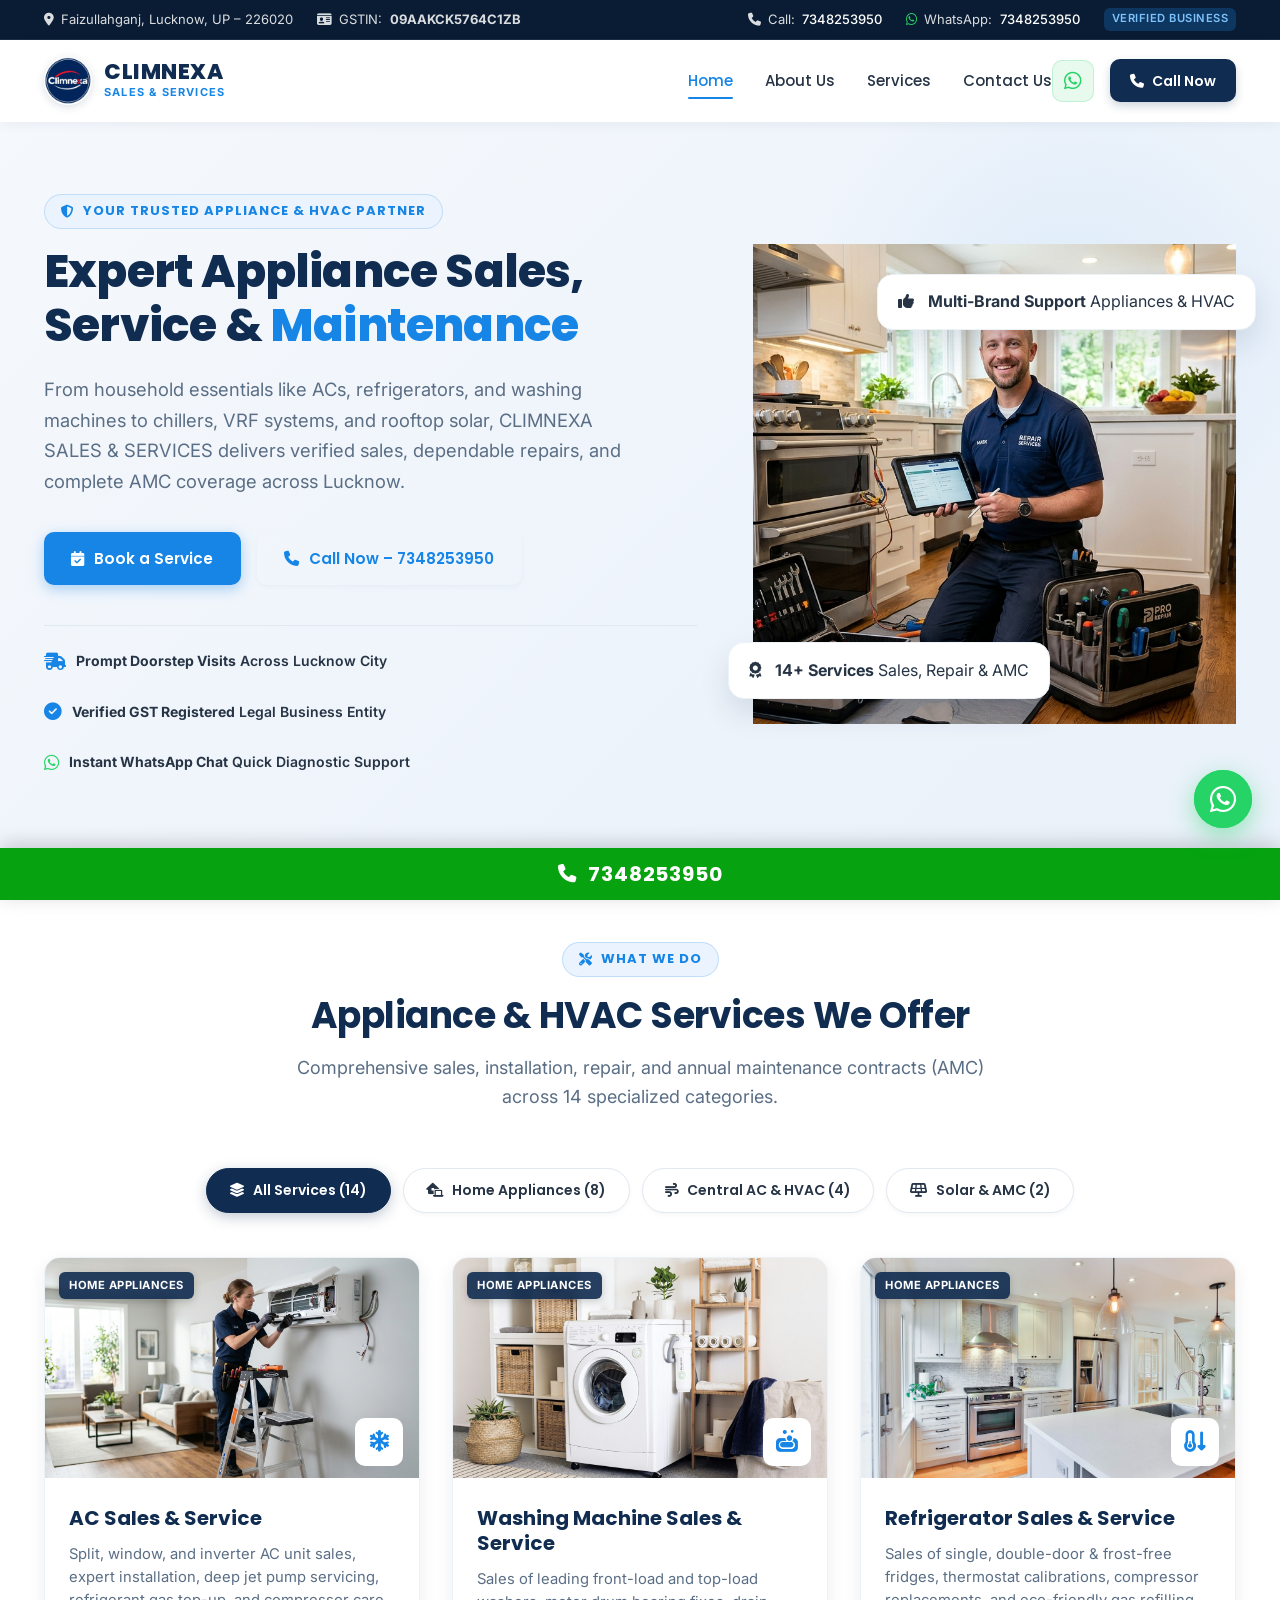
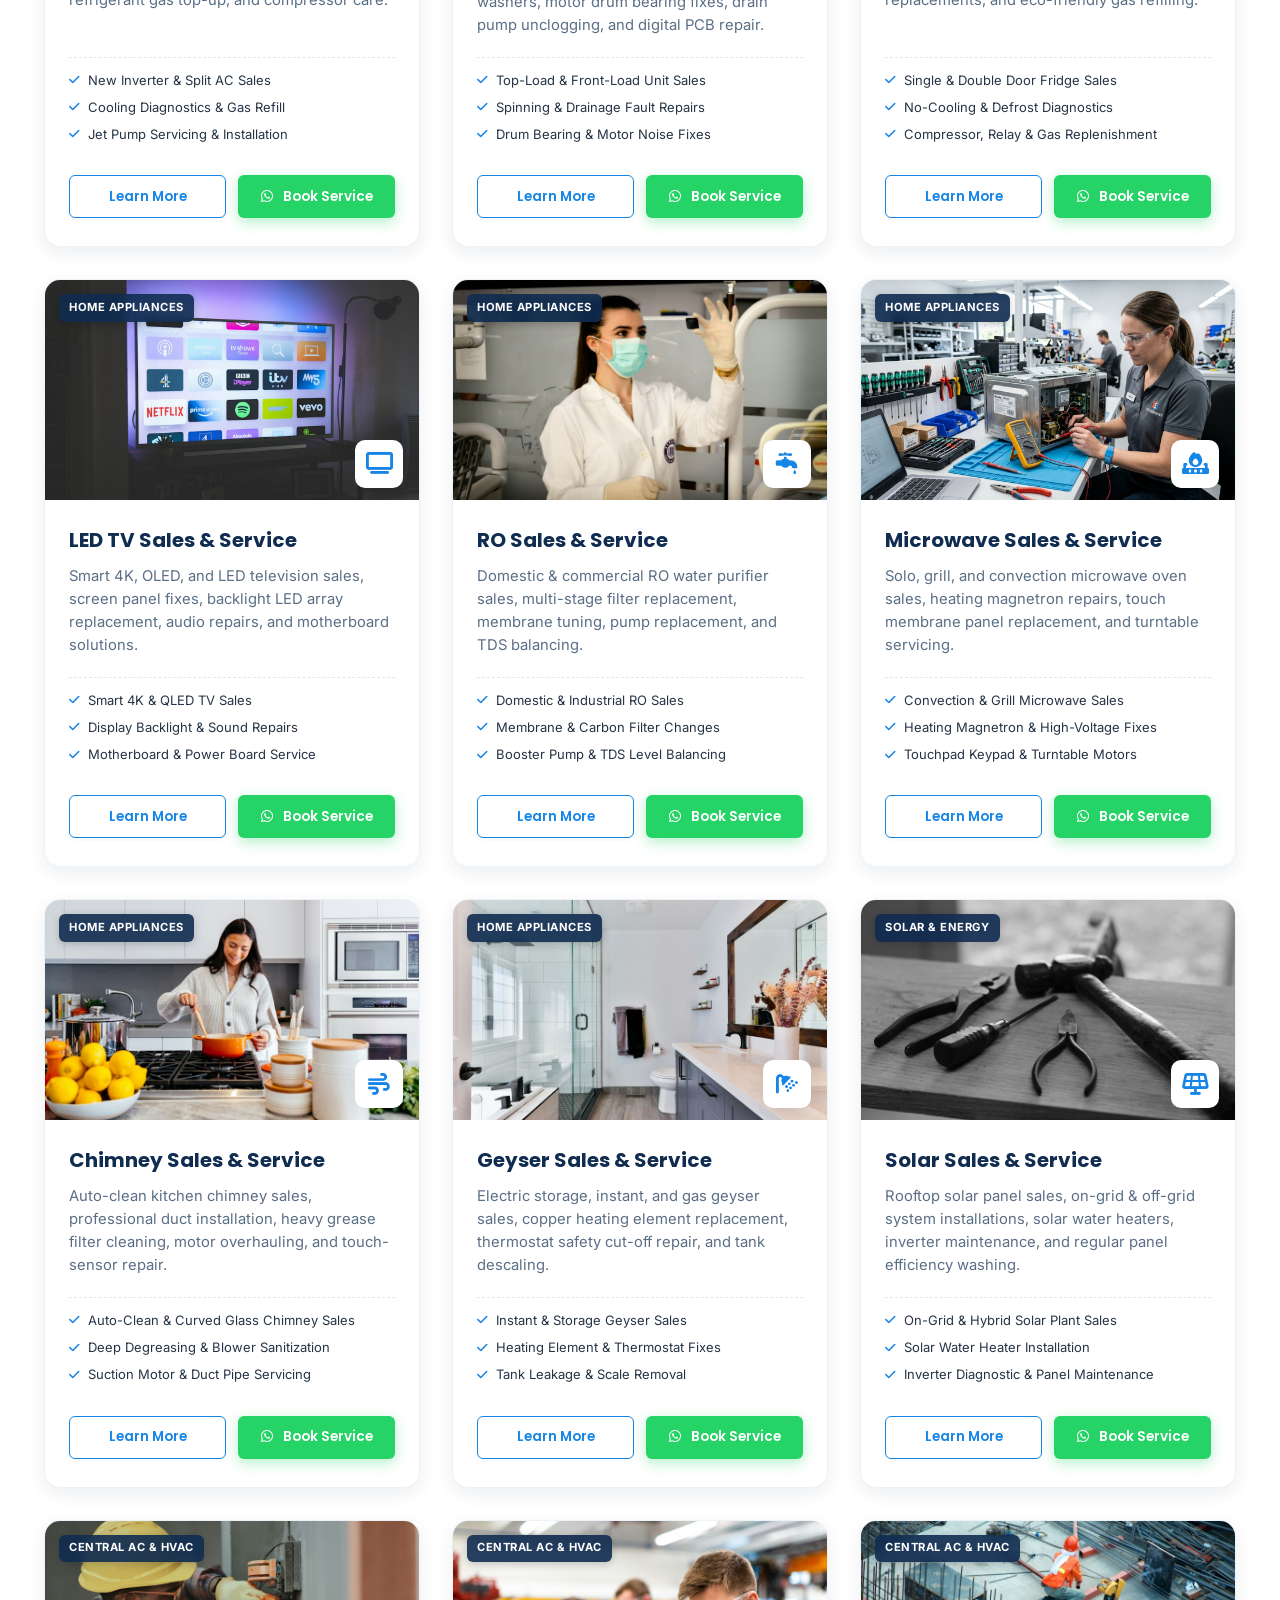
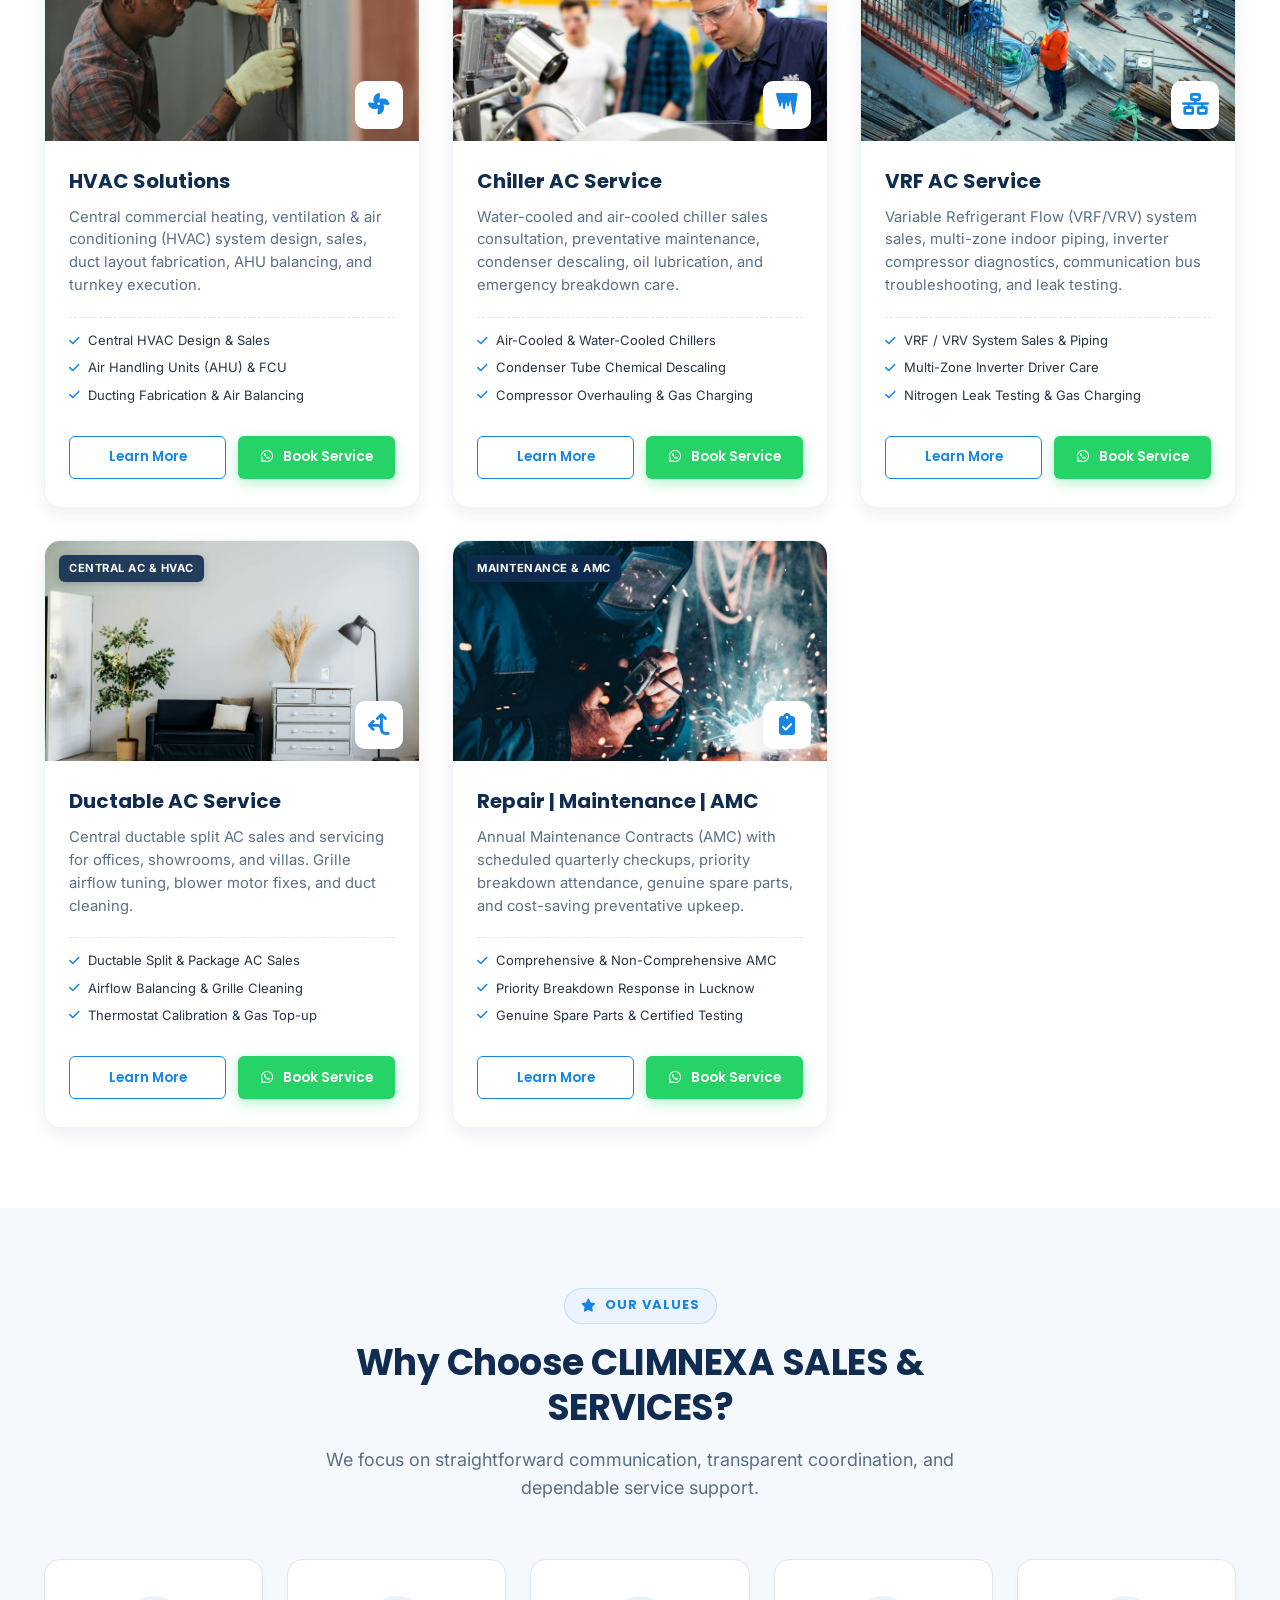
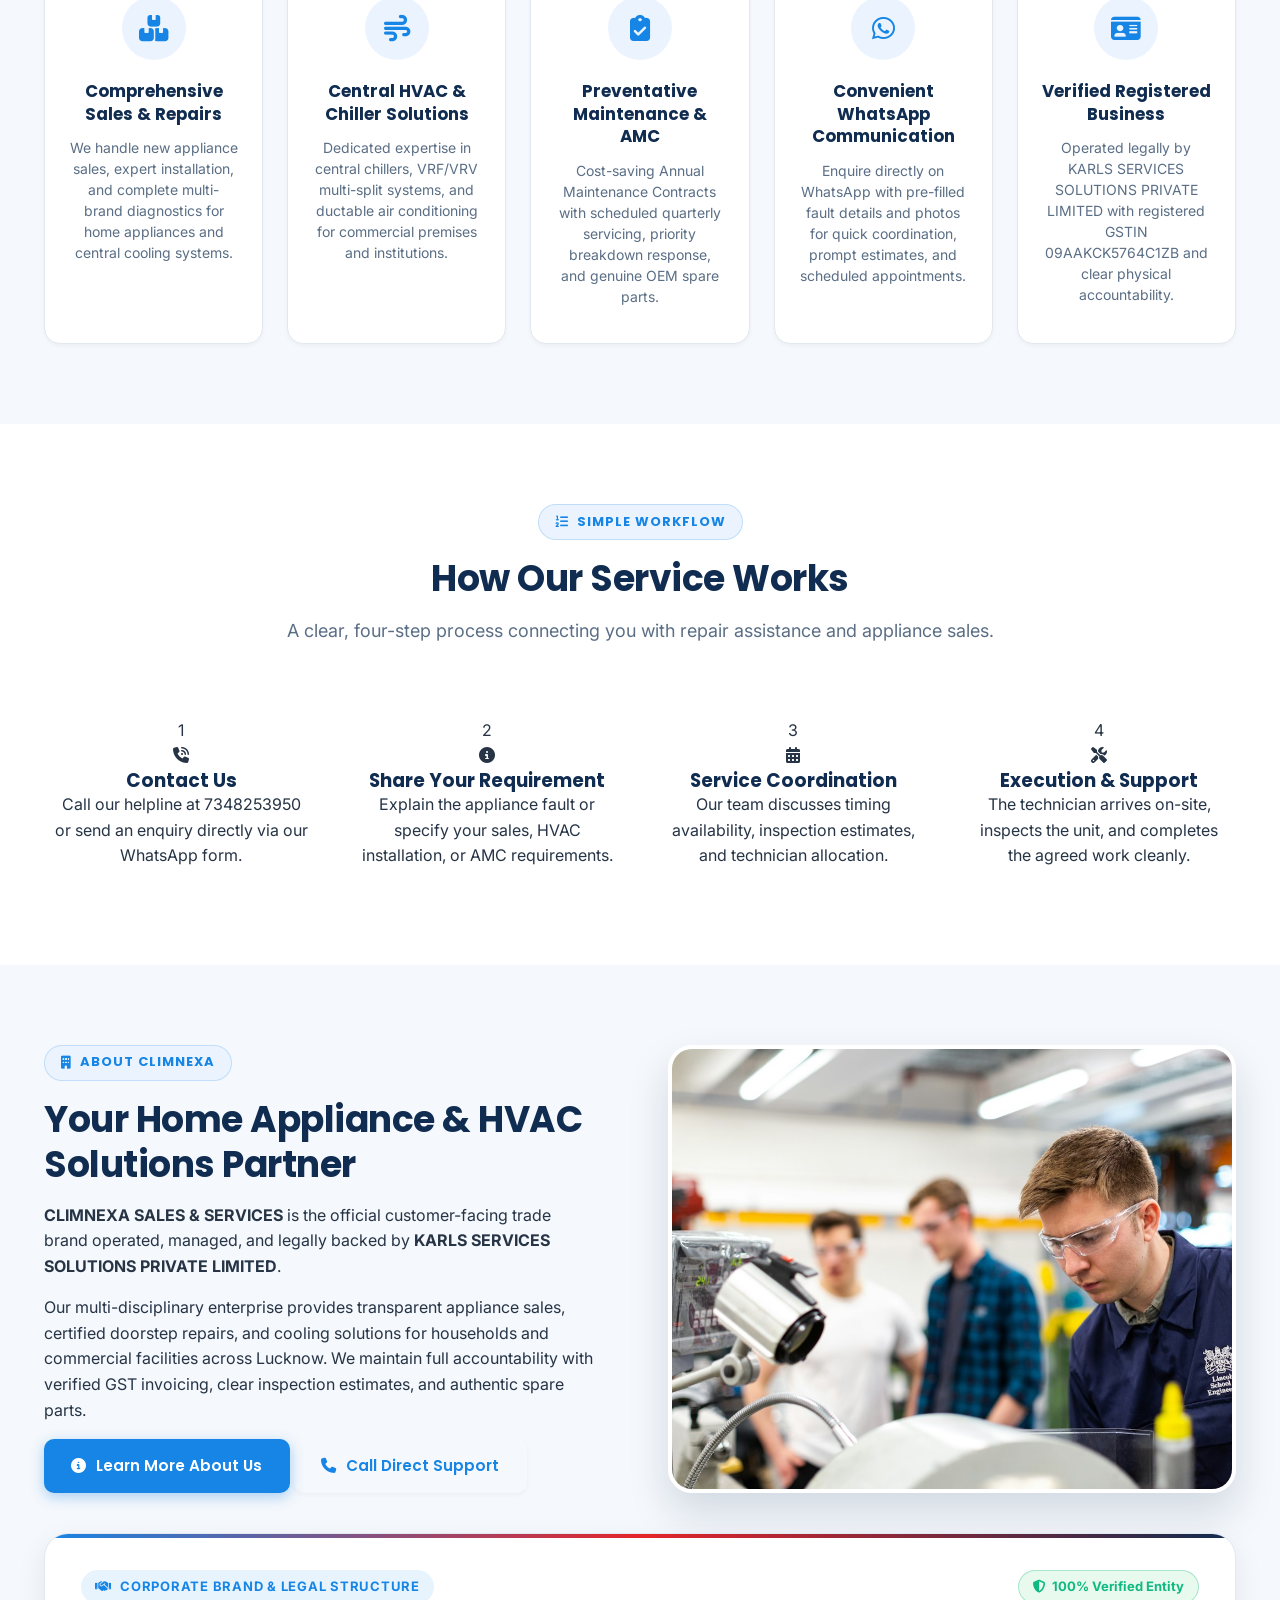
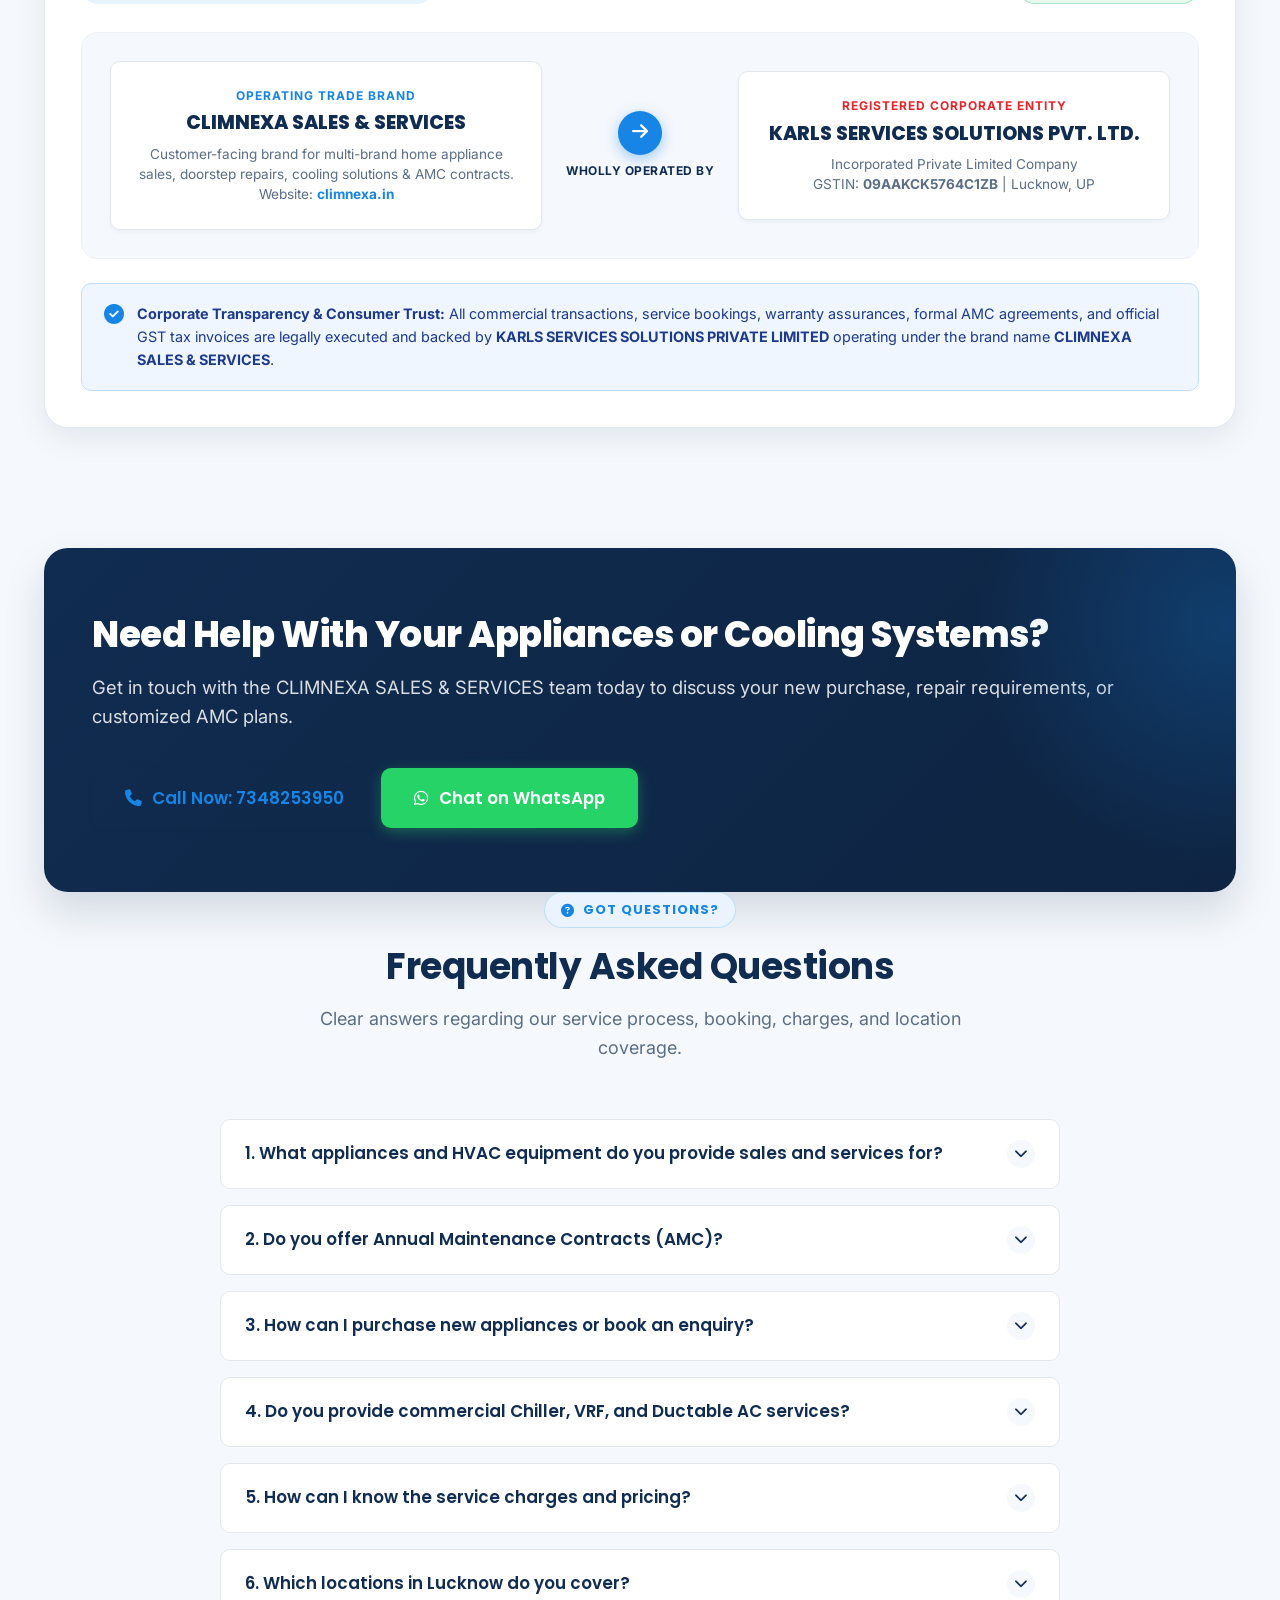
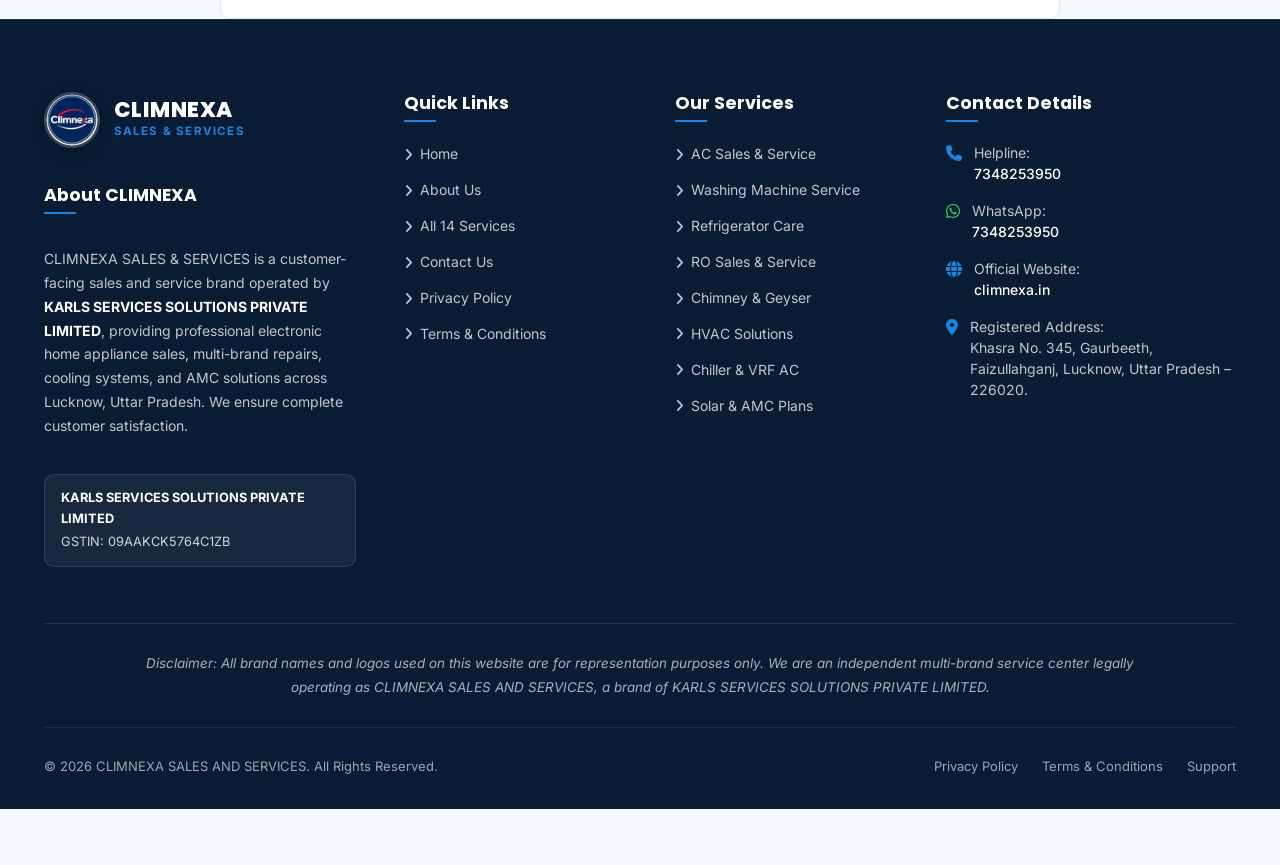
<file: index.html>
<!DOCTYPE html>
<html lang="en">
<head>
  <meta charset="UTF-8">
  <meta name="viewport" content="width=device-width, initial-scale=1.0">
  <link rel="canonical" href="https://climnexa.in/">
  <title>CLIMNEXA SALES & SERVICES – Home Appliance Sales & Service Experts</title>
  <meta name="description" content="CLIMNEXA SALES & SERVICES provides professional sales, repair, maintenance, and AMC for home appliances, chillers, VRF, ductable AC, solar & water purifiers across Lucknow, UP.">
  <meta name="keywords" content="CLIMNEXA, Climnexa Sales and Services, appliance sales Lucknow, AC repair, Chiller AC, VRF AC, RO water purifier, Solar sales, AMC maintenance">
  <meta name="author" content="KARLS SERVICES SOLUTIONS PRIVATE LIMITED">
  <meta name="theme-color" content="#102C50">

  <!-- Open Graph / Facebook -->
  <meta property="og:type" content="website">
  <meta property="og:url" content="https://climnexa.in/">
  <meta property="og:title" content="CLIMNEXA SALES & SERVICES – Home Appliance Sales & Service Experts">
  <meta property="og:description" content="Sales, repair, maintenance, and AMC for home appliances, chillers, VRF, ductable AC, solar & water purifiers in Lucknow.">
  <meta property="og:image" content="assets/images/climnexa-logo.png">

  <!-- Favicon -->
  <link rel="icon" type="image/png" href="assets/icons/favicon.png">

  <!-- Google Fonts: Poppins & Inter -->
  <link rel="preconnect" href="https://fonts.googleapis.com">
  <link rel="preconnect" href="https://fonts.gstatic.com" crossorigin>
  <link href="https://fonts.googleapis.com/css2?family=Inter:wght@400;500;600;700&family=Poppins:wght@500;600;700;800&display=swap" rel="stylesheet">

  <!-- Font Awesome Icons -->
  <link rel="stylesheet" href="https://cdnjs.cloudflare.com/ajax/libs/font-awesome/6.5.1/css/all.min.css">

  <!-- Custom Stylesheet -->
  <link rel="stylesheet" href="css/style.css">

  <!-- Schema.org LocalBusiness Structured Data -->
  <script type="application/ld+json">
  {
    "@context": "https://schema.org",
    "@type": "HomeAndConstructionBusiness",
    "name": "CLIMNEXA SALES & SERVICES",
    "legalName": "KARLS SERVICES SOLUTIONS PRIVATE LIMITED",
    "url": "https://climnexa.in/",
    "logo": "https://climnexa.in/assets/images/climnexa-logo.png",
    "image": "https://climnexa.in/assets/images/hero-technician.jpg",
    "description": "Sales, repair, maintenance, and AMC for home appliances, chillers, VRF, ductable AC, solar & water purifiers across Lucknow.",
    "telephone": "+917348253950",
    "taxID": "09AAKCK5764C1ZB",
    "address": {
      "@type": "PostalAddress",
      "streetAddress": "Khasra No. 345, Gaurbeeth, Faizullahganj",
      "addressLocality": "Lucknow",
      "addressRegion": "Uttar Pradesh",
      "postalCode": "226020",
      "addressCountry": "IN"
    },
    "geo": {
      "@type": "GeoCoordinates",
      "latitude": 26.9075,
      "longitude": 80.9328
    },
    "areaServed": {
      "@type": "City",
      "name": "Lucknow"
    }
  }
  </script>
</head>
<body>

  <!-- Top Informational Bar -->
  <div class="top-bar">
    <div class="container">
      <div class="top-bar-content">
        <div class="top-bar-left">
          <span class="top-bar-item">
            <i class="fa-solid fa-location-dot"></i>
            Faizullahganj, Lucknow, UP – 226020
          </span>
          <span class="top-bar-item">
            <i class="fa-solid fa-id-card"></i>
            GSTIN: <strong>09AAKCK5764C1ZB</strong>
          </span>
        </div>
        <div class="top-bar-right">
          <span class="top-bar-item">
            <i class="fa-solid fa-phone"></i>
            Call: <a href="tel:+917348253950">7348253950</a>
          </span>
          <span class="top-bar-item">
            <i class="fa-brands fa-whatsapp" style="color: #25D366;"></i>
            WhatsApp: <a href="https://wa.me/917348253950" target="_blank" rel="noopener">7348253950</a>
          </span>
          <span class="top-bar-badge">Verified Business</span>
        </div>
      </div>
    </div>
  </div>

  <!-- Sticky Header & Navigation -->
  <header class="site-header">
    <div class="container">
      <div class="nav-container">
        <!-- Logo -->
        <a href="index.html" class="brand-logo" aria-label="CLIMNEXA SALES & SERVICES Home">
          <img src="assets/images/climnexa-logo.png" alt="CLIMNEXA Logo" class="brand-logo-img">
          <div class="brand-text-block">
            <span class="brand-title">CLIMNEXA</span>
            <span class="brand-tagline">Sales &amp; Services</span>
          </div>
        </a>

        <!-- Main Navigation Links -->
        <nav class="main-navigation" aria-label="Primary Navigation">
          <ul class="nav-menu">
            <li><a href="index.html" class="nav-link active">Home</a></li>
            <li><a href="about.html" class="nav-link">About Us</a></li>
            <li><a href="services.html" class="nav-link">Services</a></li>
            <li><a href="contact.html" class="nav-link">Contact Us</a></li>
            
          </ul>

          <div class="nav-actions">
            <a href="https://wa.me/917348253950" class="header-whatsapp-btn" target="_blank" rel="noopener" aria-label="WhatsApp CLIMNEXA SALES & SERVICES">
              <i class="fa-brands fa-whatsapp"></i>
            </a>
            <a href="tel:+917348253950" class="header-phone-btn">
              <i class="fa-solid fa-phone"></i>
              <span>Call Now</span>
            </a>
          </div>
        </nav>

        <!-- Mobile Hamburger Button -->
        <button class="hamburger-btn" aria-label="Toggle navigation menu" aria-expanded="false">
          <span class="hamburger-line"></span>
          <span class="hamburger-line"></span>
          <span class="hamburger-line"></span>
        </button>
      </div>
    </div>
  </header>

  <!-- Hero Section -->
  <section class="hero-section">
    <div class="container">
      <div class="hero-grid">
        <!-- Left Column: Content -->
        <div class="hero-content reveal-fade-up">
          <div class="section-badge">
            <i class="fa-solid fa-shield-halved"></i>
            YOUR TRUSTED APPLIANCE &amp; HVAC PARTNER
          </div>
          <h1 class="hero-heading">
            Expert Appliance Sales, Service &amp; <span class="highlight">Maintenance</span>
          </h1>
          <p class="hero-description">
            From household essentials like ACs, refrigerators, and washing machines to chillers, VRF systems, and rooftop solar, CLIMNEXA SALES &amp; SERVICES delivers verified sales, dependable repairs, and complete AMC coverage across Lucknow.
          </p>
          <div class="hero-actions">
            <a href="contact.html" class="btn btn-primary">
              <i class="fa-solid fa-calendar-check"></i> Book a Service
            </a>
            <a href="tel:+917348253950" class="btn btn-secondary">
              <i class="fa-solid fa-phone"></i> Call Now – 7348253950
            </a>
          </div>

          <!-- Trust highlights row -->
          <div class="hero-trust-bar">
            <div class="trust-item">
              <i class="fa-solid fa-truck-fast"></i>
              <div>
                <strong>Prompt Doorstep Visits</strong>
                <span>Across Lucknow City</span>
              </div>
            </div>
            <div class="trust-item">
              <i class="fa-solid fa-circle-check"></i>
              <div>
                <strong>Verified GST Registered</strong>
                <span>Legal Business Entity</span>
              </div>
            </div>
            <div class="trust-item">
              <i class="fa-brands fa-whatsapp" style="color: #25D366;"></i>
              <div>
                <strong>Instant WhatsApp Chat</strong>
                <span>Quick Diagnostic Support</span>
              </div>
            </div>
          </div>
        </div>

        <!-- Right Column: Visual -->
        <div class="hero-image-wrapper reveal-fade-up">
          <div class="hero-image-frame">
            <img src="assets/images/hero-technician.jpg" alt="CLIMNEXA appliance technician servicing equipment" class="hero-img" loading="eager">
            <div class="hero-floating-badge hero-badge-1">
              <div class="badge-icon"><i class="fa-solid fa-award"></i></div>
              <div class="badge-text">
                <strong>14+ Services</strong>
                <span>Sales, Repair &amp; AMC</span>
              </div>
            </div>
            <div class="hero-floating-badge hero-badge-2">
              <div class="badge-icon"><i class="fa-solid fa-thumbs-up"></i></div>
              <div class="badge-text">
                <strong>Multi-Brand Support</strong>
                <span>Appliances &amp; HVAC</span>
              </div>
            </div>
          </div>
        </div>
      </div>
    </div>
  </section>

  <!-- Section 2: Our Services -->
  <section class="section section-alt" id="services">
    <div class="container">
      <div class="section-header reveal-fade-up">
        <div class="section-badge">
          <i class="fa-solid fa-screwdriver-wrench"></i>
          What We Do
        </div>
        <h2 class="section-title">Appliance &amp; HVAC Services We Offer</h2>
        <p class="section-subtitle">
          Comprehensive sales, installation, repair, and annual maintenance contracts (AMC) across 14 specialized categories.
        </p>
      </div>

      <!-- Category Filter Bar -->
      <div class="services-filter-bar reveal-fade-up">
        <button class="filter-btn active" data-filter="all">
          <i class="fa-solid fa-layer-group"></i> All Services (14)
        </button>
        <button class="filter-btn" data-filter="appliances">
          <i class="fa-solid fa-house-laptop"></i> Home Appliances (8)
        </button>
        <button class="filter-btn" data-filter="hvac">
          <i class="fa-solid fa-wind"></i> Central AC &amp; HVAC (4)
        </button>
        <button class="filter-btn" data-filter="solar-amc">
          <i class="fa-solid fa-solar-panel"></i> Solar &amp; AMC (2)
        </button>
      </div>

      <div class="services-grid">
        <!-- Service Card: AC Sales & Service -->
        <article class="service-card reveal-fade-up" data-category="appliances" id="service-ac">
          <div class="service-image-container">
            <img src="assets/images/ac-repair.jpg" alt="AC Sales & Service by CLIMNEXA SALES & SERVICES Lucknow" class="service-img" loading="lazy">
            <div class="service-category-badge">Home Appliances</div>
            <div class="service-icon-tag" aria-hidden="true">
              <i class="fa-solid fa-snowflake"></i>
            </div>
          </div>
          <div class="service-content">
            <h3 class="service-title">AC Sales & Service</h3>
            <p class="service-desc">
              Split, window, and inverter AC unit sales, expert installation, deep jet pump servicing, refrigerant gas top-up, and compressor care.
            </p>
            <ul class="service-features-list">
              <li><i class="fa-solid fa-check"></i> New Inverter & Split AC Sales</li>
              <li><i class="fa-solid fa-check"></i> Cooling Diagnostics & Gas Refill</li>
              <li><i class="fa-solid fa-check"></i> Jet Pump Servicing & Installation</li>
              
            </ul>
            <div class="service-card-actions">
              <a href="services.html#service-ac" class="btn btn-outline-accent btn-sm">Learn More</a>
              <a href="https://wa.me/917348253950?text=Hello%20CLIMNEXA%20SALES%20%26%20SERVICES%2C%20I%20would%20like%20to%20enquire%20about%20AC%20Sales%20%26%20Service." class="btn btn-whatsapp btn-sm" target="_blank" rel="noopener" aria-label="Book AC Sales & Service on WhatsApp">
                <i class="fa-brands fa-whatsapp"></i> Book Service
              </a>
            </div>
          </div>
        </article>

        <!-- Service Card: Washing Machine Sales & Service -->
        <article class="service-card reveal-fade-up" data-category="appliances" id="service-washing">
          <div class="service-image-container">
            <img src="assets/images/washing-machine-repair.jpg" alt="Washing Machine Sales & Service by CLIMNEXA SALES & SERVICES Lucknow" class="service-img" loading="lazy">
            <div class="service-category-badge">Home Appliances</div>
            <div class="service-icon-tag" aria-hidden="true">
              <i class="fa-solid fa-soap"></i>
            </div>
          </div>
          <div class="service-content">
            <h3 class="service-title">Washing Machine Sales & Service</h3>
            <p class="service-desc">
              Sales of leading front-load and top-load washers, motor drum bearing fixes, drain pump unclogging, and digital PCB repair.
            </p>
            <ul class="service-features-list">
              <li><i class="fa-solid fa-check"></i> Top-Load & Front-Load Unit Sales</li>
              <li><i class="fa-solid fa-check"></i> Spinning & Drainage Fault Repairs</li>
              <li><i class="fa-solid fa-check"></i> Drum Bearing & Motor Noise Fixes</li>
              
            </ul>
            <div class="service-card-actions">
              <a href="services.html#service-washing" class="btn btn-outline-accent btn-sm">Learn More</a>
              <a href="https://wa.me/917348253950?text=Hello%20CLIMNEXA%20SALES%20%26%20SERVICES%2C%20I%20would%20like%20to%20enquire%20about%20Washing%20Machine%20Sales%20%26%20Service." class="btn btn-whatsapp btn-sm" target="_blank" rel="noopener" aria-label="Book Washing Machine Sales & Service on WhatsApp">
                <i class="fa-brands fa-whatsapp"></i> Book Service
              </a>
            </div>
          </div>
        </article>

        <!-- Service Card: Refrigerator Sales & Service -->
        <article class="service-card reveal-fade-up" data-category="appliances" id="service-fridge">
          <div class="service-image-container">
            <img src="assets/images/refrigerator-repair.jpg" alt="Refrigerator Sales & Service by CLIMNEXA SALES & SERVICES Lucknow" class="service-img" loading="lazy">
            <div class="service-category-badge">Home Appliances</div>
            <div class="service-icon-tag" aria-hidden="true">
              <i class="fa-solid fa-temperature-arrow-down"></i>
            </div>
          </div>
          <div class="service-content">
            <h3 class="service-title">Refrigerator Sales & Service</h3>
            <p class="service-desc">
              Sales of single, double-door & frost-free fridges, thermostat calibrations, compressor replacements, and eco-friendly gas refilling.
            </p>
            <ul class="service-features-list">
              <li><i class="fa-solid fa-check"></i> Single & Double Door Fridge Sales</li>
              <li><i class="fa-solid fa-check"></i> No-Cooling & Defrost Diagnostics</li>
              <li><i class="fa-solid fa-check"></i> Compressor, Relay & Gas Replenishment</li>
              
            </ul>
            <div class="service-card-actions">
              <a href="services.html#service-fridge" class="btn btn-outline-accent btn-sm">Learn More</a>
              <a href="https://wa.me/917348253950?text=Hello%20CLIMNEXA%20SALES%20%26%20SERVICES%2C%20I%20would%20like%20to%20enquire%20about%20Refrigerator%20Sales%20%26%20Service." class="btn btn-whatsapp btn-sm" target="_blank" rel="noopener" aria-label="Book Refrigerator Sales & Service on WhatsApp">
                <i class="fa-brands fa-whatsapp"></i> Book Service
              </a>
            </div>
          </div>
        </article>

        <!-- Service Card: LED TV Sales & Service -->
        <article class="service-card reveal-fade-up" data-category="appliances" id="service-tv">
          <div class="service-image-container">
            <img src="assets/images/tv-repair.jpg" alt="LED TV Sales & Service by CLIMNEXA SALES & SERVICES Lucknow" class="service-img" loading="lazy">
            <div class="service-category-badge">Home Appliances</div>
            <div class="service-icon-tag" aria-hidden="true">
              <i class="fa-solid fa-tv"></i>
            </div>
          </div>
          <div class="service-content">
            <h3 class="service-title">LED TV Sales & Service</h3>
            <p class="service-desc">
              Smart 4K, OLED, and LED television sales, screen panel fixes, backlight LED array replacement, audio repairs, and motherboard solutions.
            </p>
            <ul class="service-features-list">
              <li><i class="fa-solid fa-check"></i> Smart 4K & QLED TV Sales</li>
              <li><i class="fa-solid fa-check"></i> Display Backlight & Sound Repairs</li>
              <li><i class="fa-solid fa-check"></i> Motherboard & Power Board Service</li>
              
            </ul>
            <div class="service-card-actions">
              <a href="services.html#service-tv" class="btn btn-outline-accent btn-sm">Learn More</a>
              <a href="https://wa.me/917348253950?text=Hello%20CLIMNEXA%20SALES%20%26%20SERVICES%2C%20I%20would%20like%20to%20enquire%20about%20LED%20TV%20Sales%20%26%20Service." class="btn btn-whatsapp btn-sm" target="_blank" rel="noopener" aria-label="Book LED TV Sales & Service on WhatsApp">
                <i class="fa-brands fa-whatsapp"></i> Book Service
              </a>
            </div>
          </div>
        </article>

        <!-- Service Card: RO Sales & Service -->
        <article class="service-card reveal-fade-up" data-category="appliances" id="service-ro">
          <div class="service-image-container">
            <img src="assets/images/ro-service.jpg" alt="RO Sales & Service by CLIMNEXA SALES & SERVICES Lucknow" class="service-img" loading="lazy">
            <div class="service-category-badge">Home Appliances</div>
            <div class="service-icon-tag" aria-hidden="true">
              <i class="fa-solid fa-faucet-drip"></i>
            </div>
          </div>
          <div class="service-content">
            <h3 class="service-title">RO Sales & Service</h3>
            <p class="service-desc">
              Domestic & commercial RO water purifier sales, multi-stage filter replacement, membrane tuning, pump replacement, and TDS balancing.
            </p>
            <ul class="service-features-list">
              <li><i class="fa-solid fa-check"></i> Domestic & Industrial RO Sales</li>
              <li><i class="fa-solid fa-check"></i> Membrane & Carbon Filter Changes</li>
              <li><i class="fa-solid fa-check"></i> Booster Pump & TDS Level Balancing</li>
              
            </ul>
            <div class="service-card-actions">
              <a href="services.html#service-ro" class="btn btn-outline-accent btn-sm">Learn More</a>
              <a href="https://wa.me/917348253950?text=Hello%20CLIMNEXA%20SALES%20%26%20SERVICES%2C%20I%20would%20like%20to%20enquire%20about%20RO%20Sales%20%26%20Service." class="btn btn-whatsapp btn-sm" target="_blank" rel="noopener" aria-label="Book RO Sales & Service on WhatsApp">
                <i class="fa-brands fa-whatsapp"></i> Book Service
              </a>
            </div>
          </div>
        </article>

        <!-- Service Card: Microwave Sales & Service -->
        <article class="service-card reveal-fade-up" data-category="appliances" id="service-microwave">
          <div class="service-image-container">
            <img src="assets/images/microwave-repair.jpg" alt="Microwave Sales & Service by CLIMNEXA SALES & SERVICES Lucknow" class="service-img" loading="lazy">
            <div class="service-category-badge">Home Appliances</div>
            <div class="service-icon-tag" aria-hidden="true">
              <i class="fa-solid fa-fire-burner"></i>
            </div>
          </div>
          <div class="service-content">
            <h3 class="service-title">Microwave Sales & Service</h3>
            <p class="service-desc">
              Solo, grill, and convection microwave oven sales, heating magnetron repairs, touch membrane panel replacement, and turntable servicing.
            </p>
            <ul class="service-features-list">
              <li><i class="fa-solid fa-check"></i> Convection & Grill Microwave Sales</li>
              <li><i class="fa-solid fa-check"></i> Heating Magnetron & High-Voltage Fixes</li>
              <li><i class="fa-solid fa-check"></i> Touchpad Keypad & Turntable Motors</li>
              
            </ul>
            <div class="service-card-actions">
              <a href="services.html#service-microwave" class="btn btn-outline-accent btn-sm">Learn More</a>
              <a href="https://wa.me/917348253950?text=Hello%20CLIMNEXA%20SALES%20%26%20SERVICES%2C%20I%20would%20like%20to%20enquire%20about%20Microwave%20Sales%20%26%20Service." class="btn btn-whatsapp btn-sm" target="_blank" rel="noopener" aria-label="Book Microwave Sales & Service on WhatsApp">
                <i class="fa-brands fa-whatsapp"></i> Book Service
              </a>
            </div>
          </div>
        </article>

        <!-- Service Card: Chimney Sales & Service -->
        <article class="service-card reveal-fade-up" data-category="appliances" id="service-chimney">
          <div class="service-image-container">
            <img src="assets/images/chimney-service.jpg" alt="Chimney Sales & Service by CLIMNEXA SALES & SERVICES Lucknow" class="service-img" loading="lazy">
            <div class="service-category-badge">Home Appliances</div>
            <div class="service-icon-tag" aria-hidden="true">
              <i class="fa-solid fa-wind"></i>
            </div>
          </div>
          <div class="service-content">
            <h3 class="service-title">Chimney Sales & Service</h3>
            <p class="service-desc">
              Auto-clean kitchen chimney sales, professional duct installation, heavy grease filter cleaning, motor overhauling, and touch-sensor repair.
            </p>
            <ul class="service-features-list">
              <li><i class="fa-solid fa-check"></i> Auto-Clean & Curved Glass Chimney Sales</li>
              <li><i class="fa-solid fa-check"></i> Deep Degreasing & Blower Sanitization</li>
              <li><i class="fa-solid fa-check"></i> Suction Motor & Duct Pipe Servicing</li>
              
            </ul>
            <div class="service-card-actions">
              <a href="services.html#service-chimney" class="btn btn-outline-accent btn-sm">Learn More</a>
              <a href="https://wa.me/917348253950?text=Hello%20CLIMNEXA%20SALES%20%26%20SERVICES%2C%20I%20would%20like%20to%20enquire%20about%20Chimney%20Sales%20%26%20Service." class="btn btn-whatsapp btn-sm" target="_blank" rel="noopener" aria-label="Book Chimney Sales & Service on WhatsApp">
                <i class="fa-brands fa-whatsapp"></i> Book Service
              </a>
            </div>
          </div>
        </article>

        <!-- Service Card: Geyser Sales & Service -->
        <article class="service-card reveal-fade-up" data-category="appliances" id="service-geyser">
          <div class="service-image-container">
            <img src="assets/images/geyser-service.jpg" alt="Geyser Sales & Service by CLIMNEXA SALES & SERVICES Lucknow" class="service-img" loading="lazy">
            <div class="service-category-badge">Home Appliances</div>
            <div class="service-icon-tag" aria-hidden="true">
              <i class="fa-solid fa-shower"></i>
            </div>
          </div>
          <div class="service-content">
            <h3 class="service-title">Geyser Sales & Service</h3>
            <p class="service-desc">
              Electric storage, instant, and gas geyser sales, copper heating element replacement, thermostat safety cut-off repair, and tank descaling.
            </p>
            <ul class="service-features-list">
              <li><i class="fa-solid fa-check"></i> Instant & Storage Geyser Sales</li>
              <li><i class="fa-solid fa-check"></i> Heating Element & Thermostat Fixes</li>
              <li><i class="fa-solid fa-check"></i> Tank Leakage & Scale Removal</li>
              
            </ul>
            <div class="service-card-actions">
              <a href="services.html#service-geyser" class="btn btn-outline-accent btn-sm">Learn More</a>
              <a href="https://wa.me/917348253950?text=Hello%20CLIMNEXA%20SALES%20%26%20SERVICES%2C%20I%20would%20like%20to%20enquire%20about%20Geyser%20Sales%20%26%20Service." class="btn btn-whatsapp btn-sm" target="_blank" rel="noopener" aria-label="Book Geyser Sales & Service on WhatsApp">
                <i class="fa-brands fa-whatsapp"></i> Book Service
              </a>
            </div>
          </div>
        </article>

        <!-- Service Card: Solar Sales & Service -->
        <article class="service-card reveal-fade-up" data-category="solar-amc" id="service-solar">
          <div class="service-image-container">
            <img src="assets/images/solar-service.jpg" alt="Solar Sales & Service by CLIMNEXA SALES & SERVICES Lucknow" class="service-img" loading="lazy">
            <div class="service-category-badge">Solar & Energy</div>
            <div class="service-icon-tag" aria-hidden="true">
              <i class="fa-solid fa-solar-panel"></i>
            </div>
          </div>
          <div class="service-content">
            <h3 class="service-title">Solar Sales & Service</h3>
            <p class="service-desc">
              Rooftop solar panel sales, on-grid & off-grid system installations, solar water heaters, inverter maintenance, and regular panel efficiency washing.
            </p>
            <ul class="service-features-list">
              <li><i class="fa-solid fa-check"></i> On-Grid & Hybrid Solar Plant Sales</li>
              <li><i class="fa-solid fa-check"></i> Solar Water Heater Installation</li>
              <li><i class="fa-solid fa-check"></i> Inverter Diagnostic & Panel Maintenance</li>
              
            </ul>
            <div class="service-card-actions">
              <a href="services.html#service-solar" class="btn btn-outline-accent btn-sm">Learn More</a>
              <a href="https://wa.me/917348253950?text=Hello%20CLIMNEXA%20SALES%20%26%20SERVICES%2C%20I%20would%20like%20to%20enquire%20about%20Solar%20Sales%20%26%20Service." class="btn btn-whatsapp btn-sm" target="_blank" rel="noopener" aria-label="Book Solar Sales & Service on WhatsApp">
                <i class="fa-brands fa-whatsapp"></i> Book Service
              </a>
            </div>
          </div>
        </article>

        <!-- Service Card: HVAC Solutions -->
        <article class="service-card reveal-fade-up" data-category="hvac" id="service-hvac">
          <div class="service-image-container">
            <img src="assets/images/hvac-service.jpg" alt="HVAC Solutions by CLIMNEXA SALES & SERVICES Lucknow" class="service-img" loading="lazy">
            <div class="service-category-badge">Central AC &amp; HVAC</div>
            <div class="service-icon-tag" aria-hidden="true">
              <i class="fa-solid fa-fan"></i>
            </div>
          </div>
          <div class="service-content">
            <h3 class="service-title">HVAC Solutions</h3>
            <p class="service-desc">
              Central commercial heating, ventilation & air conditioning (HVAC) system design, sales, duct layout fabrication, AHU balancing, and turnkey execution.
            </p>
            <ul class="service-features-list">
              <li><i class="fa-solid fa-check"></i> Central HVAC Design & Sales</li>
              <li><i class="fa-solid fa-check"></i> Air Handling Units (AHU) & FCU</li>
              <li><i class="fa-solid fa-check"></i> Ducting Fabrication & Air Balancing</li>
              
            </ul>
            <div class="service-card-actions">
              <a href="services.html#service-hvac" class="btn btn-outline-accent btn-sm">Learn More</a>
              <a href="https://wa.me/917348253950?text=Hello%20CLIMNEXA%20SALES%20%26%20SERVICES%2C%20I%20would%20like%20to%20enquire%20about%20HVAC%20Solutions." class="btn btn-whatsapp btn-sm" target="_blank" rel="noopener" aria-label="Book HVAC Solutions on WhatsApp">
                <i class="fa-brands fa-whatsapp"></i> Book Service
              </a>
            </div>
          </div>
        </article>

        <!-- Service Card: Chiller AC Service -->
        <article class="service-card reveal-fade-up" data-category="hvac" id="service-chiller">
          <div class="service-image-container">
            <img src="assets/images/chiller-service.jpg" alt="Chiller AC Service by CLIMNEXA SALES & SERVICES Lucknow" class="service-img" loading="lazy">
            <div class="service-category-badge">Central AC &amp; HVAC</div>
            <div class="service-icon-tag" aria-hidden="true">
              <i class="fa-solid fa-icicles"></i>
            </div>
          </div>
          <div class="service-content">
            <h3 class="service-title">Chiller AC Service</h3>
            <p class="service-desc">
              Water-cooled and air-cooled chiller sales consultation, preventative maintenance, condenser descaling, oil lubrication, and emergency breakdown care.
            </p>
            <ul class="service-features-list">
              <li><i class="fa-solid fa-check"></i> Air-Cooled & Water-Cooled Chillers</li>
              <li><i class="fa-solid fa-check"></i> Condenser Tube Chemical Descaling</li>
              <li><i class="fa-solid fa-check"></i> Compressor Overhauling & Gas Charging</li>
              
            </ul>
            <div class="service-card-actions">
              <a href="services.html#service-chiller" class="btn btn-outline-accent btn-sm">Learn More</a>
              <a href="https://wa.me/917348253950?text=Hello%20CLIMNEXA%20SALES%20%26%20SERVICES%2C%20I%20would%20like%20to%20enquire%20about%20Chiller%20AC%20Service." class="btn btn-whatsapp btn-sm" target="_blank" rel="noopener" aria-label="Book Chiller AC Service on WhatsApp">
                <i class="fa-brands fa-whatsapp"></i> Book Service
              </a>
            </div>
          </div>
        </article>

        <!-- Service Card: VRF AC Service -->
        <article class="service-card reveal-fade-up" data-category="hvac" id="service-vrf">
          <div class="service-image-container">
            <img src="assets/images/vrf-service.jpg" alt="VRF AC Service by CLIMNEXA SALES & SERVICES Lucknow" class="service-img" loading="lazy">
            <div class="service-category-badge">Central AC &amp; HVAC</div>
            <div class="service-icon-tag" aria-hidden="true">
              <i class="fa-solid fa-network-wired"></i>
            </div>
          </div>
          <div class="service-content">
            <h3 class="service-title">VRF AC Service</h3>
            <p class="service-desc">
              Variable Refrigerant Flow (VRF/VRV) system sales, multi-zone indoor piping, inverter compressor diagnostics, communication bus troubleshooting, and leak testing.
            </p>
            <ul class="service-features-list">
              <li><i class="fa-solid fa-check"></i> VRF / VRV System Sales & Piping</li>
              <li><i class="fa-solid fa-check"></i> Multi-Zone Inverter Driver Care</li>
              <li><i class="fa-solid fa-check"></i> Nitrogen Leak Testing & Gas Charging</li>
              
            </ul>
            <div class="service-card-actions">
              <a href="services.html#service-vrf" class="btn btn-outline-accent btn-sm">Learn More</a>
              <a href="https://wa.me/917348253950?text=Hello%20CLIMNEXA%20SALES%20%26%20SERVICES%2C%20I%20would%20like%20to%20enquire%20about%20VRF%20AC%20Service." class="btn btn-whatsapp btn-sm" target="_blank" rel="noopener" aria-label="Book VRF AC Service on WhatsApp">
                <i class="fa-brands fa-whatsapp"></i> Book Service
              </a>
            </div>
          </div>
        </article>

        <!-- Service Card: Ductable AC Service -->
        <article class="service-card reveal-fade-up" data-category="hvac" id="service-ductable">
          <div class="service-image-container">
            <img src="assets/images/ductable-service.jpg" alt="Ductable AC Service by CLIMNEXA SALES & SERVICES Lucknow" class="service-img" loading="lazy">
            <div class="service-category-badge">Central AC &amp; HVAC</div>
            <div class="service-icon-tag" aria-hidden="true">
              <i class="fa-solid fa-arrows-split-up-and-left"></i>
            </div>
          </div>
          <div class="service-content">
            <h3 class="service-title">Ductable AC Service</h3>
            <p class="service-desc">
              Central ductable split AC sales and servicing for offices, showrooms, and villas. Grille airflow tuning, blower motor fixes, and duct cleaning.
            </p>
            <ul class="service-features-list">
              <li><i class="fa-solid fa-check"></i> Ductable Split & Package AC Sales</li>
              <li><i class="fa-solid fa-check"></i> Airflow Balancing & Grille Cleaning</li>
              <li><i class="fa-solid fa-check"></i> Thermostat Calibration & Gas Top-up</li>
              
            </ul>
            <div class="service-card-actions">
              <a href="services.html#service-ductable" class="btn btn-outline-accent btn-sm">Learn More</a>
              <a href="https://wa.me/917348253950?text=Hello%20CLIMNEXA%20SALES%20%26%20SERVICES%2C%20I%20would%20like%20to%20enquire%20about%20Ductable%20AC%20Service." class="btn btn-whatsapp btn-sm" target="_blank" rel="noopener" aria-label="Book Ductable AC Service on WhatsApp">
                <i class="fa-brands fa-whatsapp"></i> Book Service
              </a>
            </div>
          </div>
        </article>

        <!-- Service Card: Repair | Maintenance | AMC -->
        <article class="service-card reveal-fade-up" data-category="solar-amc" id="service-amc">
          <div class="service-image-container">
            <img src="assets/images/amc-service.jpg" alt="Repair | Maintenance | AMC by CLIMNEXA SALES & SERVICES Lucknow" class="service-img" loading="lazy">
            <div class="service-category-badge">Maintenance & AMC</div>
            <div class="service-icon-tag" aria-hidden="true">
              <i class="fa-solid fa-clipboard-check"></i>
            </div>
          </div>
          <div class="service-content">
            <h3 class="service-title">Repair | Maintenance | AMC</h3>
            <p class="service-desc">
              Annual Maintenance Contracts (AMC) with scheduled quarterly checkups, priority breakdown attendance, genuine spare parts, and cost-saving preventative upkeep.
            </p>
            <ul class="service-features-list">
              <li><i class="fa-solid fa-check"></i> Comprehensive & Non-Comprehensive AMC</li>
              <li><i class="fa-solid fa-check"></i> Priority Breakdown Response in Lucknow</li>
              <li><i class="fa-solid fa-check"></i> Genuine Spare Parts & Certified Testing</li>
              
            </ul>
            <div class="service-card-actions">
              <a href="services.html#service-amc" class="btn btn-outline-accent btn-sm">Learn More</a>
              <a href="https://wa.me/917348253950?text=Hello%20CLIMNEXA%20SALES%20%26%20SERVICES%2C%20I%20would%20like%20to%20enquire%20about%20Repair%20%7C%20Maintenance%20%7C%20AMC." class="btn btn-whatsapp btn-sm" target="_blank" rel="noopener" aria-label="Book Repair | Maintenance | AMC on WhatsApp">
                <i class="fa-brands fa-whatsapp"></i> Book Service
              </a>
            </div>
          </div>
        </article>
      </div>
    </div>
  </section>

  <!-- Section 3: Why Choose Us? -->
  <section class="section" id="why-choose-us">
    <div class="container">
      <div class="section-header reveal-fade-up">
        <div class="section-badge">
          <i class="fa-solid fa-star"></i>
          Our Values
        </div>
        <h2 class="section-title">Why Choose CLIMNEXA SALES &amp; SERVICES?</h2>
        <p class="section-subtitle">
          We focus on straightforward communication, transparent coordination, and dependable service support.
        </p>
      </div>

      <div class="features-grid">
        <!-- Feature 1 -->
        <div class="feature-card reveal-fade-up">
          <div class="feature-icon-wrap">
            <i class="fa-solid fa-boxes-stacked"></i>
          </div>
          <h3 class="feature-title">Comprehensive Sales &amp; Repairs</h3>
          <p class="feature-desc">
            We handle new appliance sales, expert installation, and complete multi-brand diagnostics for home appliances and central cooling systems.
          </p>
        </div>

        <!-- Feature 2 -->
        <div class="feature-card reveal-fade-up">
          <div class="feature-icon-wrap">
            <i class="fa-solid fa-wind"></i>
          </div>
          <h3 class="feature-title">Central HVAC &amp; Chiller Solutions</h3>
          <p class="feature-desc">
            Dedicated expertise in central chillers, VRF/VRV multi-split systems, and ductable air conditioning for commercial premises and institutions.
          </p>
        </div>

        <!-- Feature 3 -->
        <div class="feature-card reveal-fade-up">
          <div class="feature-icon-wrap">
            <i class="fa-solid fa-clipboard-check"></i>
          </div>
          <h3 class="feature-title">Preventative Maintenance &amp; AMC</h3>
          <p class="feature-desc">
            Cost-saving Annual Maintenance Contracts with scheduled quarterly servicing, priority breakdown response, and genuine OEM spare parts.
          </p>
        </div>

        <!-- Feature 4 -->
        <div class="feature-card reveal-fade-up">
          <div class="feature-icon-wrap">
            <i class="fa-brands fa-whatsapp"></i>
          </div>
          <h3 class="feature-title">Convenient WhatsApp Communication</h3>
          <p class="feature-desc">
            Enquire directly on WhatsApp with pre-filled fault details and photos for quick coordination, prompt estimates, and scheduled appointments.
          </p>
        </div>

        <!-- Feature 5 -->
        <div class="feature-card reveal-fade-up">
          <div class="feature-icon-wrap">
            <i class="fa-solid fa-id-card"></i>
          </div>
          <h3 class="feature-title">Verified Registered Business</h3>
          <p class="feature-desc">
            Operated legally by KARLS SERVICES SOLUTIONS PRIVATE LIMITED with registered GSTIN 09AAKCK5764C1ZB and clear physical accountability.
          </p>
        </div>
      </div>
    </div>
  </section>

  <!-- Section 4: How Our Service Works -->
  <section class="section section-alt" id="how-it-works">
    <div class="container">
      <div class="section-header reveal-fade-up">
        <div class="section-badge">
          <i class="fa-solid fa-list-ol"></i>
          Simple Workflow
        </div>
        <h2 class="section-title">How Our Service Works</h2>
        <p class="section-subtitle">
          A clear, four-step process connecting you with repair assistance and appliance sales.
        </p>
      </div>

      <div class="process-grid reveal-fade-up">
        <!-- Step 1 -->
        <div class="process-step">
          <div class="process-step-number">1</div>
          <div class="process-icon-wrap">
            <i class="fa-solid fa-phone-volume"></i>
          </div>
          <h3 class="process-title">Contact Us</h3>
          <p class="process-desc">
            Call our helpline at 7348253950 or send an enquiry directly via our WhatsApp form.
          </p>
        </div>

        <!-- Step 2 -->
        <div class="process-step">
          <div class="process-step-number">2</div>
          <div class="process-icon-wrap">
            <i class="fa-solid fa-circle-info"></i>
          </div>
          <h3 class="process-title">Share Your Requirement</h3>
          <p class="process-desc">
            Explain the appliance fault or specify your sales, HVAC installation, or AMC requirements.
          </p>
        </div>

        <!-- Step 3 -->
        <div class="process-step">
          <div class="process-step-number">3</div>
          <div class="process-icon-wrap">
            <i class="fa-solid fa-calendar-days"></i>
          </div>
          <h3 class="process-title">Service Coordination</h3>
          <p class="process-desc">
            Our team discusses timing availability, inspection estimates, and technician allocation.
          </p>
        </div>

        <!-- Step 4 -->
        <div class="process-step">
          <div class="process-step-number">4</div>
          <div class="process-icon-wrap">
            <i class="fa-solid fa-screwdriver-wrench"></i>
          </div>
          <h3 class="process-title">Execution &amp; Support</h3>
          <p class="process-desc">
            The technician arrives on-site, inspects the unit, and completes the agreed work cleanly.
          </p>
        </div>
      </div>
    </div>
  </section>

  <!-- Section 5: About Company -->
  <section class="section" id="about-company">
    <div class="container">
      <div class="about-grid">
        <div class="about-content-block reveal-fade-up">
          <div class="section-badge">
            <i class="fa-solid fa-building"></i>
            About CLIMNEXA
          </div>
          <h2 class="section-title">Your Home Appliance &amp; HVAC Solutions Partner</h2>
          <p class="about-lead">
            <strong>CLIMNEXA SALES &amp; SERVICES</strong> is the official customer-facing trade brand operated, managed, and legally backed by <strong>KARLS SERVICES SOLUTIONS PRIVATE LIMITED</strong>.
          </p>
          <p class="about-body">
            Our multi-disciplinary enterprise provides transparent appliance sales, certified doorstep repairs, and cooling solutions for households and commercial facilities across Lucknow. We maintain full accountability with verified GST invoicing, clear inspection estimates, and authentic spare parts.
          </p>
          <div class="about-cta-row">
            <a href="about.html" class="btn btn-primary">
              <i class="fa-solid fa-circle-info"></i> Learn More About Us
            </a>
            <a href="tel:+917348253950" class="btn btn-secondary">
              <i class="fa-solid fa-phone"></i> Call Direct Support
            </a>
          </div>
        </div>

        <div class="about-image-wrapper reveal-fade-up">
          <div class="about-image-card">
            <img src="assets/images/about-company.jpg" alt="CLIMNEXA customer coordination team" class="about-img" loading="lazy">
          </div>
        </div>
      </div>

      <!-- Corporate Entity & Brand Relationship Card -->
      <div class="business-relation-card reveal-fade-up">
        <div class="relation-header">
          <span class="relation-badge"><i class="fa-solid fa-handshake"></i> Corporate Brand &amp; Legal Structure</span>
          <span class="relation-tag-legal"><i class="fa-solid fa-shield-halved"></i> 100% Verified Entity</span>
        </div>

        <div class="relation-grid">
          <!-- Left Entity: Brand -->
          <div class="relation-entity-box">
            <span class="relation-tag">Operating Trade Brand</span>
            <h3 class="relation-name">CLIMNEXA SALES &amp; SERVICES</h3>
            <p class="relation-desc">
              Customer-facing brand for multi-brand home appliance sales, doorstep repairs, cooling solutions &amp; AMC contracts.<br>
              Website: <a href="https://climnexa.in" target="_blank" rel="noopener"><strong>climnexa.in</strong></a>
            </p>
          </div>

          <!-- Connector Arrow -->
          <div class="relation-connector">
            <div class="relation-arrow-icon" aria-hidden="true">
              <i class="fa-solid fa-arrow-right"></i>
            </div>
            <span class="relation-label">Wholly Operated By</span>
          </div>

          <!-- Right Entity: Legal Entity -->
          <div class="relation-entity-box">
            <span class="relation-tag relation-tag-corp">Registered Corporate Entity</span>
            <h3 class="relation-name">KARLS SERVICES SOLUTIONS PVT. LTD.</h3>
            <p class="relation-desc">
              Incorporated Private Limited Company<br>
              GSTIN: <strong>09AAKCK5764C1ZB</strong> | Lucknow, UP
            </p>
          </div>
        </div>

        <!-- Bottom Note -->
        <div class="relation-footer-note">
          <i class="fa-solid fa-circle-check"></i>
          <div>
            <strong>Corporate Transparency &amp; Consumer Trust:</strong>
            All commercial transactions, service bookings, warranty assurances, formal AMC agreements, and official GST tax invoices are legally executed and backed by <strong>KARLS SERVICES SOLUTIONS PRIVATE LIMITED</strong> operating under the brand name <strong>CLIMNEXA SALES &amp; SERVICES</strong>.
          </div>
        </div>
      </div>
    </div>
  </section>

  <!-- Section 6: Call-to-Action Banner -->
  <section class="cta-section">
    <div class="container">
      <div class="cta-banner reveal-fade-up">
        <div class="cta-content">
          <h2 class="cta-title">Need Help With Your Appliances or Cooling Systems?</h2>
          <p class="cta-description">
            Get in touch with the CLIMNEXA SALES &amp; SERVICES team today to discuss your new purchase, repair requirements, or customized AMC plans.
          </p>
          <div class="cta-actions">
            <a href="tel:+917348253950" class="btn btn-secondary btn-lg">
              <i class="fa-solid fa-phone"></i> Call Now: 7348253950
            </a>
            <a href="https://wa.me/917348253950?text=Hello%20CLIMNEXA%20SALES%20%26%20SERVICES%2C%20I%20would%20like%20to%20discuss%20appliance%20sales%20or%20service." class="btn btn-whatsapp btn-lg" target="_blank" rel="noopener">
              <i class="fa-brands fa-whatsapp"></i> Chat on WhatsApp
            </a>
          </div>
        </div>
      </div>
    </div>
  </section>

  <!-- Section 7: Frequently Asked Questions -->
  <section class="section-padding faq-section" id="faq">
    <div class="container">
      <div class="section-header reveal-fade-up">
        <div class="section-badge">
          <i class="fa-solid fa-circle-question"></i>
          Got Questions?
        </div>
        <h2 class="section-title">Frequently Asked Questions</h2>
        <p class="section-subtitle">
          Clear answers regarding our service process, booking, charges, and location coverage.
        </p>
      </div>

      <div class="faq-accordion reveal-fade-up">
        <!-- Question 1 -->
        <div class="faq-item">
          <button class="faq-question-btn" type="button" aria-expanded="false">
            <span>1. What appliances and HVAC equipment do you provide sales and services for?</span>
            <div class="faq-icon"><i class="fa-solid fa-chevron-down"></i></div>
          </button>
          <div class="faq-answer">
            <div class="faq-answer-inner">
              We provide sales, repair, and maintenance for 14 specialized categories: Air Conditioners, Washing Machines, Refrigerators, LED/LCD TVs, RO Water Purifiers, Microwave Ovens, Kitchen Chimneys, Geysers, Solar Rooftop Systems, Central HVAC Solutions, Chiller ACs, VRF/VRV Systems, Ductable ACs, and Annual Maintenance Contracts (AMC).
            </div>
          </div>
        </div>

        <!-- Question 2 -->
        <div class="faq-item">
          <button class="faq-question-btn" type="button" aria-expanded="false">
            <span>2. Do you offer Annual Maintenance Contracts (AMC)?</span>
            <div class="faq-icon"><i class="fa-solid fa-chevron-down"></i></div>
          </button>
          <div class="faq-answer">
            <div class="faq-answer-inner">
              Yes, we offer both comprehensive and non-comprehensive AMC plans for households, offices, showrooms, and commercial institutions. AMCs include scheduled quarterly preventative maintenance, priority breakdown attendance, and discounted OEM spare parts.
            </div>
          </div>
        </div>

        <!-- Question 3 -->
        <div class="faq-item">
          <button class="faq-question-btn" type="button" aria-expanded="false">
            <span>3. How can I purchase new appliances or book an enquiry?</span>
            <div class="faq-icon"><i class="fa-solid fa-chevron-down"></i></div>
          </button>
          <div class="faq-answer">
            <div class="faq-answer-inner">
              You can explore our website at <a href="https://climnexa.in"><strong>climnexa.in</strong></a>, call our direct customer helpline at <a href="tel:+917348253950">7348253950</a>, or message us directly on WhatsApp with your product requirement or fault description. We will promptly discuss product availability, inspection appointments, and quotes.
            </div>
          </div>
        </div>

        <!-- Question 4 -->
        <div class="faq-item">
          <button class="faq-question-btn" type="button" aria-expanded="false">
            <span>4. Do you provide commercial Chiller, VRF, and Ductable AC services?</span>
            <div class="faq-icon"><i class="fa-solid fa-chevron-down"></i></div>
          </button>
          <div class="faq-answer">
            <div class="faq-answer-inner">
              Yes, our central AC &amp; HVAC team specializes in engineering, installation, piping, and maintenance of water-cooled and air-cooled chillers, multi-zone VRF/VRV systems, and ductable package ACs for commercial properties across Lucknow.
            </div>
          </div>
        </div>

        <!-- Question 5 -->
        <div class="faq-item">
          <button class="faq-question-btn" type="button" aria-expanded="false">
            <span>5. How can I know the service charges and pricing?</span>
            <div class="faq-icon"><i class="fa-solid fa-chevron-down"></i></div>
          </button>
          <div class="faq-answer">
            <div class="faq-answer-inner">
              Service and inspection charges depend on the appliance type, nature of the fault, and required replacement parts. Our team discusses initial estimates when you reach out, and exact repair charges are confirmed following an on-site physical inspection by the technician before proceeding.
            </div>
          </div>
        </div>

        <!-- Question 6 -->
        <div class="faq-item">
          <button class="faq-question-btn" type="button" aria-expanded="false">
            <span>6. Which locations in Lucknow do you cover?</span>
            <div class="faq-icon"><i class="fa-solid fa-chevron-down"></i></div>
          </button>
          <div class="faq-answer">
            <div class="faq-answer-inner">
              We are based in Faizullahganj, Lucknow, and provide service assistance across major residential and commercial areas in Lucknow, Uttar Pradesh. Service availability in specific neighbourhoods is confirmed by our team when you contact us.
            </div>
          </div>
        </div>
      </div>
    </div>
  </section>

  <!-- Site Footer -->
  <footer class="site-footer">
    <div class="container">
      <div class="footer-grid">
        <!-- Col 1: Brand Info -->
        <div class="footer-brand-col">
          <a href="index.html" class="footer-brand-logo" aria-label="CLIMNEXA SALES & SERVICES Home">
            <img src="assets/images/climnexa-logo.png" alt="CLIMNEXA Logo" class="footer-logo">
            <div class="footer-brand-text">
              <span class="footer-brand-name">CLIMNEXA</span>
              <span class="footer-brand-tag">Sales &amp; Services</span>
            </div>
          </a>
          <h4 class="footer-heading" style="margin-top: 0.5rem; margin-bottom: 0.85rem;">About CLIMNEXA</h4>
          <p class="footer-brand-desc">
            CLIMNEXA SALES &amp; SERVICES is a customer-facing sales and service brand operated by <strong>KARLS SERVICES SOLUTIONS PRIVATE LIMITED</strong>, providing professional electronic home appliance sales, multi-brand repairs, cooling systems, and AMC solutions across Lucknow, Uttar Pradesh. We ensure complete customer satisfaction.
          </p>
          <div class="footer-legal-tag">
            <strong>KARLS SERVICES SOLUTIONS PRIVATE LIMITED</strong>
            GSTIN: 09AAKCK5764C1ZB
          </div>
        </div>

        <!-- Col 2: Quick Links -->
        <div>
          <h4 class="footer-heading">Quick Links</h4>
          <ul class="footer-links-list">
            <li><a href="index.html"><i class="fa-solid fa-angle-right"></i> Home</a></li>
            <li><a href="about.html"><i class="fa-solid fa-angle-right"></i> About Us</a></li>
            <li><a href="services.html"><i class="fa-solid fa-angle-right"></i> All 14 Services</a></li>
            <li><a href="contact.html"><i class="fa-solid fa-angle-right"></i> Contact Us</a></li>
            <li><a href="privacy-policy.html"><i class="fa-solid fa-angle-right"></i> Privacy Policy</a></li>
            <li><a href="terms-and-conditions.html"><i class="fa-solid fa-angle-right"></i> Terms &amp; Conditions</a></li>
          </ul>
        </div>

        <!-- Col 3: Services -->
        <div>
          <h4 class="footer-heading">Our Services</h4>
          <ul class="footer-links-list">
            <li><a href="services.html#service-ac"><i class="fa-solid fa-angle-right"></i> AC Sales &amp; Service</a></li>
            <li><a href="services.html#service-washing"><i class="fa-solid fa-angle-right"></i> Washing Machine Service</a></li>
            <li><a href="services.html#service-fridge"><i class="fa-solid fa-angle-right"></i> Refrigerator Care</a></li>
            <li><a href="services.html#service-ro"><i class="fa-solid fa-angle-right"></i> RO Sales &amp; Service</a></li>
            <li><a href="services.html#service-chimney"><i class="fa-solid fa-angle-right"></i> Chimney &amp; Geyser</a></li>
            <li><a href="services.html#service-hvac"><i class="fa-solid fa-angle-right"></i> HVAC Solutions</a></li>
            <li><a href="services.html#service-chiller"><i class="fa-solid fa-angle-right"></i> Chiller &amp; VRF AC</a></li>
            <li><a href="services.html#service-amc"><i class="fa-solid fa-angle-right"></i> Solar &amp; AMC Plans</a></li>
          </ul>
        </div>

        <!-- Col 4: Contact & Address -->
        <div>
          <h4 class="footer-heading">Contact Details</h4>
          <div class="footer-contact-list">
            <div class="footer-contact-item">
              <i class="fa-solid fa-phone"></i>
              <div>
                <span>Helpline:</span><br>
                <a href="tel:+917348253950">7348253950</a>
              </div>
            </div>
            <div class="footer-contact-item">
              <i class="fa-brands fa-whatsapp" style="color: #25D366;"></i>
              <div>
                <span>WhatsApp:</span><br>
                <a href="https://wa.me/917348253950" target="_blank" rel="noopener">7348253950</a>
              </div>
            </div>
            <div class="footer-contact-item">
              <i class="fa-solid fa-globe"></i>
              <div>
                <span>Official Website:</span><br>
                <a href="https://climnexa.in">climnexa.in</a>
              </div>
            </div>
            <div class="footer-contact-item">
              <i class="fa-solid fa-location-dot"></i>
              <div>
                <span>Registered Address:</span><br>
                Khasra No. 345, Gaurbeeth, Faizullahganj, Lucknow, Uttar Pradesh – 226020.
              </div>
            </div>
          </div>
        </div>
      </div>

      <!-- Footer Disclaimer -->
      <div class="footer-disclaimer">
        <p>
          <em>Disclaimer: All brand names and logos used on this website are for representation purposes only. We are an independent multi-brand service center legally operating as CLIMNEXA SALES AND SERVICES, a brand of KARLS SERVICES SOLUTIONS PRIVATE LIMITED.</em>
        </p>
      </div>

      <!-- Footer Bottom -->
      <div class="footer-bottom">
        <div>
          &copy; 2026 CLIMNEXA SALES AND SERVICES. All Rights Reserved.
        </div>
        <div class="footer-bottom-links">
          <a href="privacy-policy.html">Privacy Policy</a>
          <a href="terms-and-conditions.html">Terms &amp; Conditions</a>
          <a href="contact.html">Support</a>
        </div>
      </div>
    </div>
  </footer>

  <!-- Scripts -->
  <script src="js/script.js"></script>

    <!-- Floating WhatsApp Button -->
  <aside class="floating-contact-group" aria-label="Quick WhatsApp Contact">
    <div class="floating-action-item">
      <div class="floating-tooltip">Chat on WhatsApp</div>
      <a href="https://wa.me/917348253950" class="floating-btn floating-btn-whatsapp" target="_blank" rel="noopener" aria-label="Chat on WhatsApp">
        <i class="fa-brands fa-whatsapp"></i>
      </a>
    </div>
  </aside>

    <!-- Sticky Calling Bar (Helpline Number) -->
  <div class="sticky-call-bar" id="stickyCallBar">
    <a href="tel:+917348253950" class="sticky-call-btn" aria-label="Call 7348253950">
      <i class="fa-solid fa-phone"></i>
      <span>7348253950</span>
    </a>
  </div>
</body>
</html>
</file>
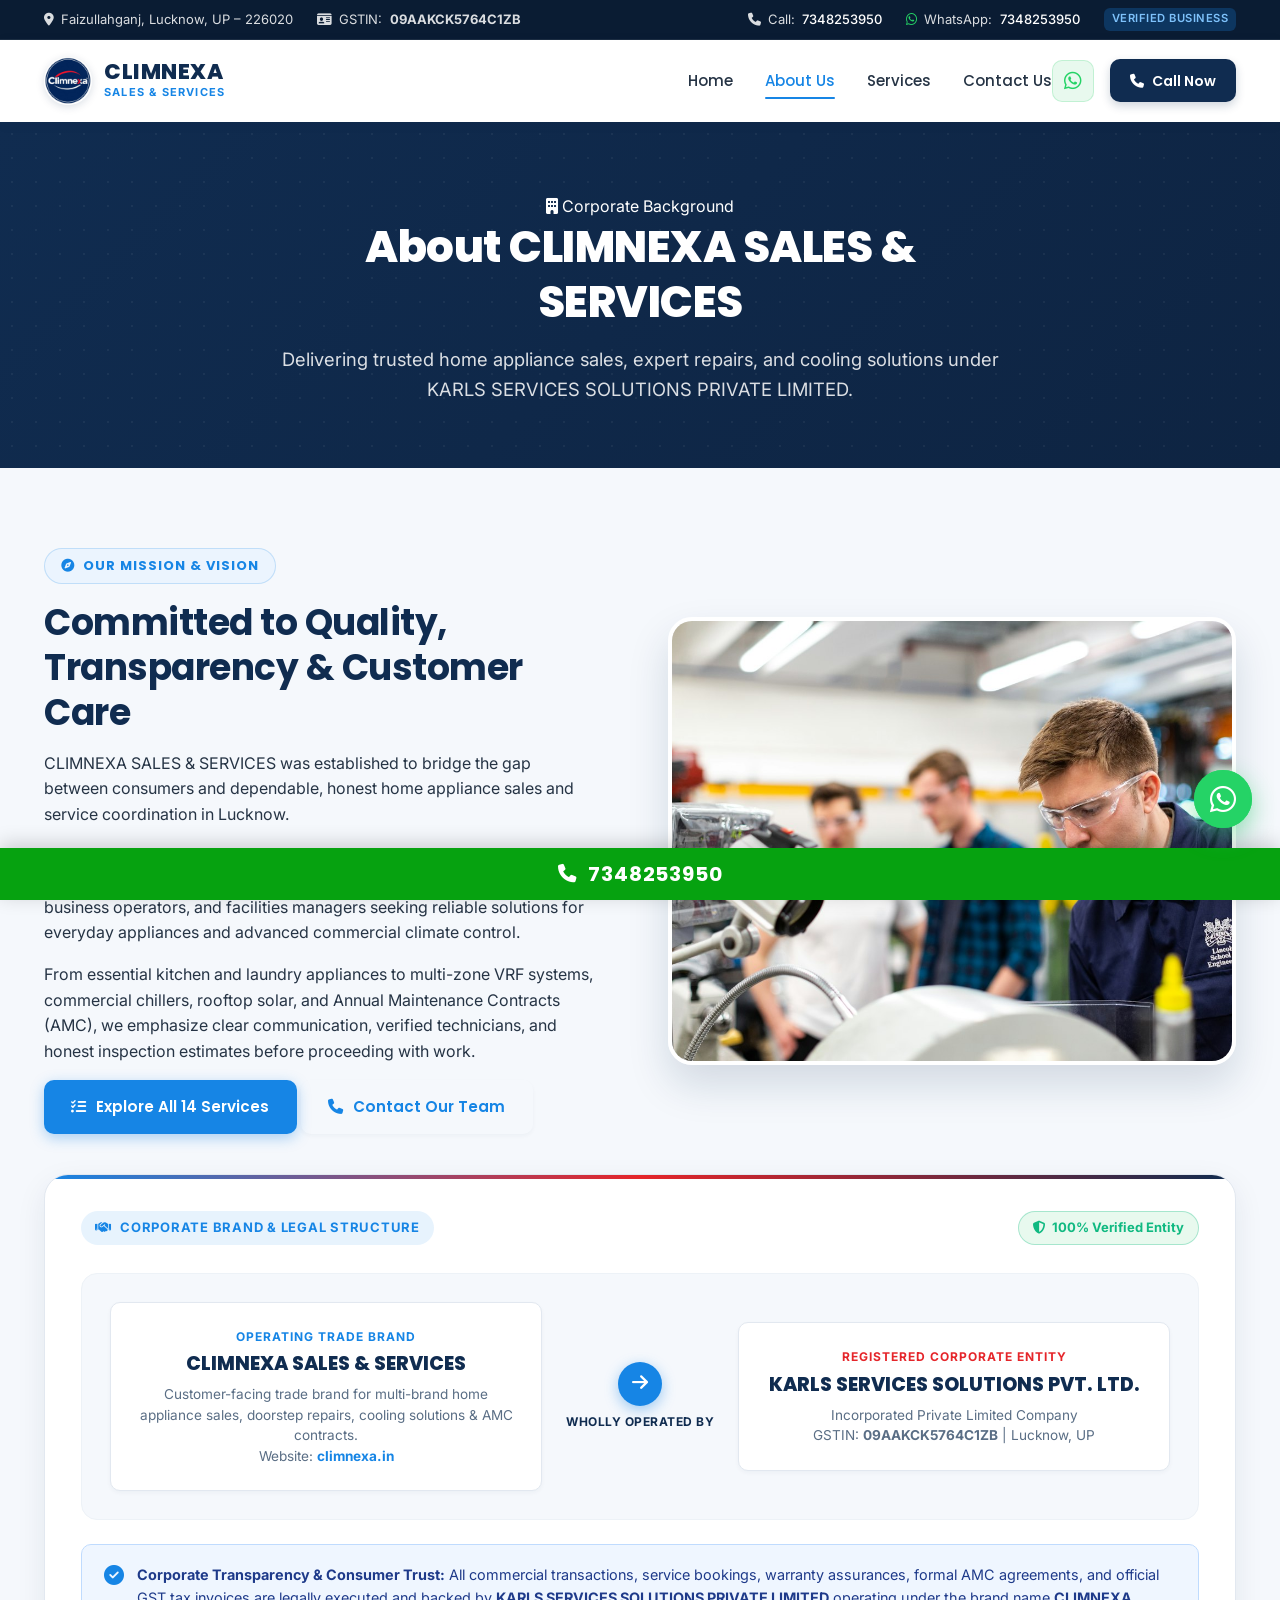
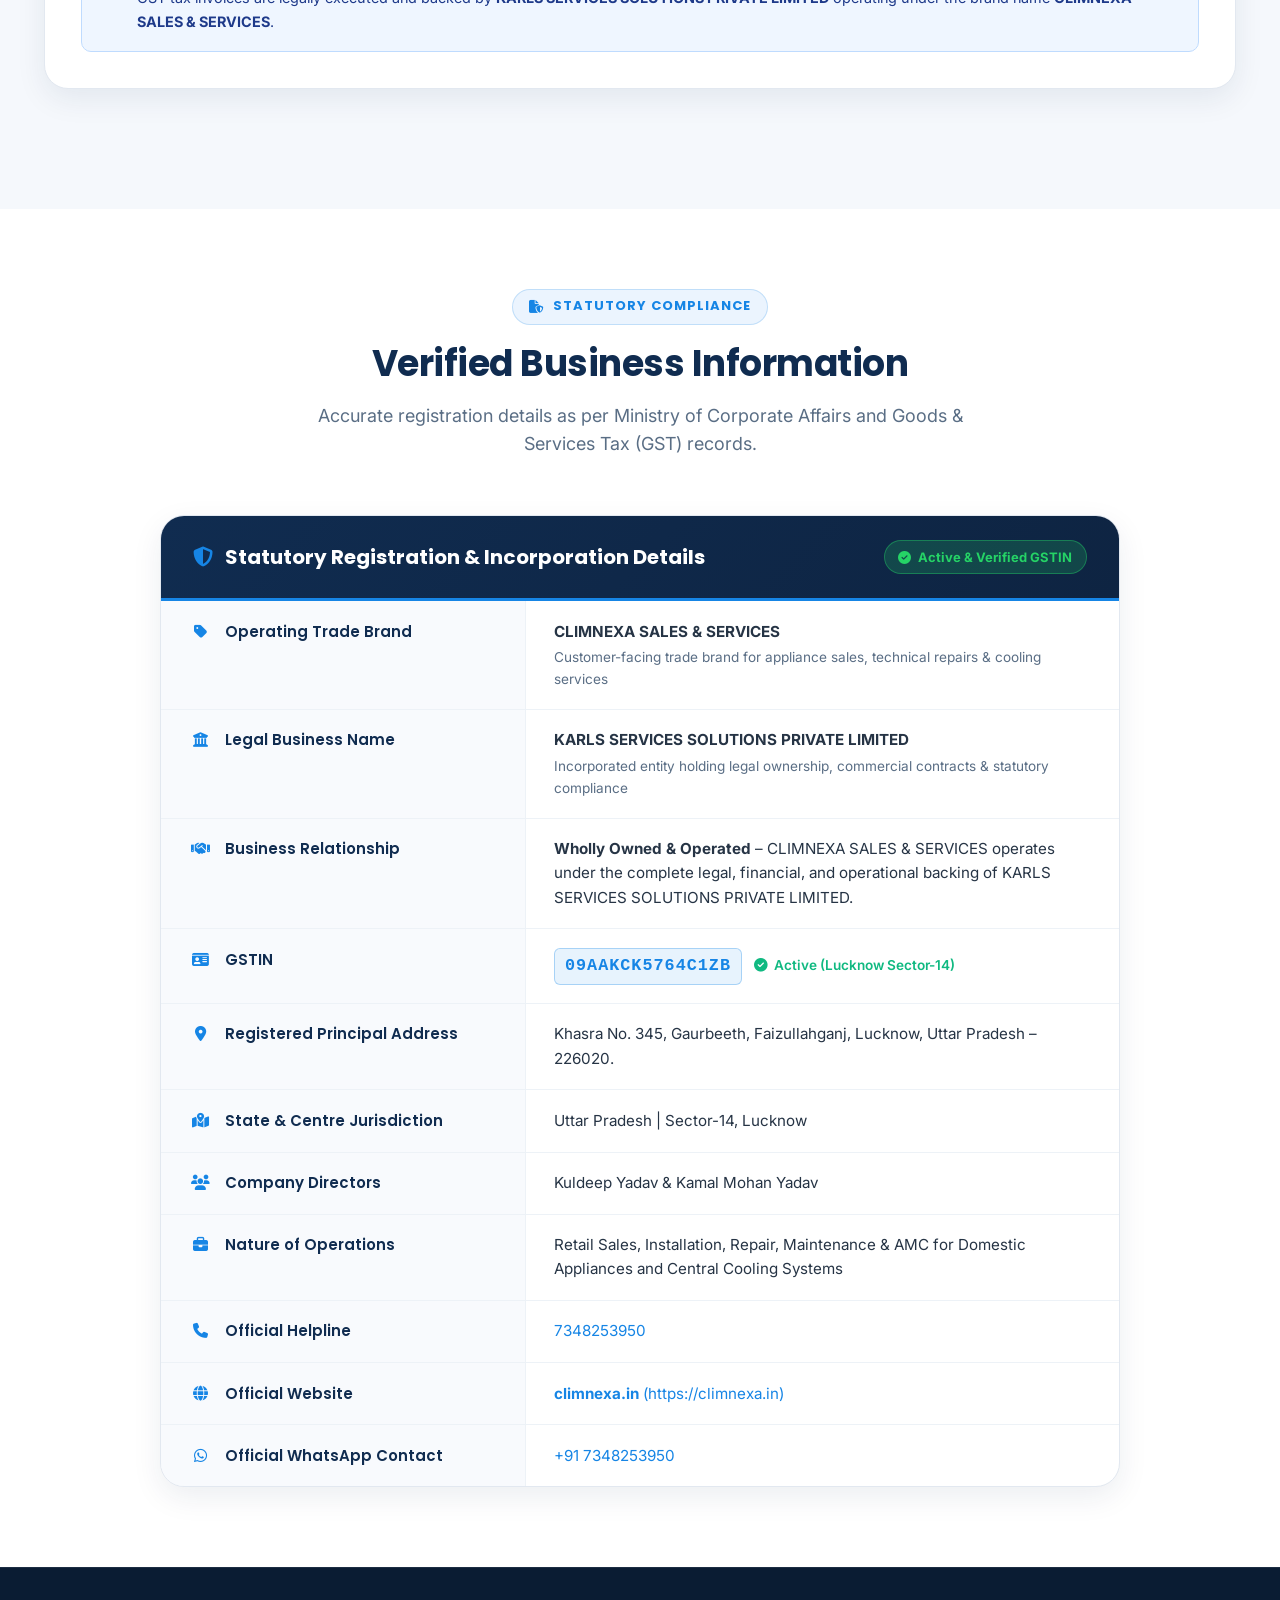
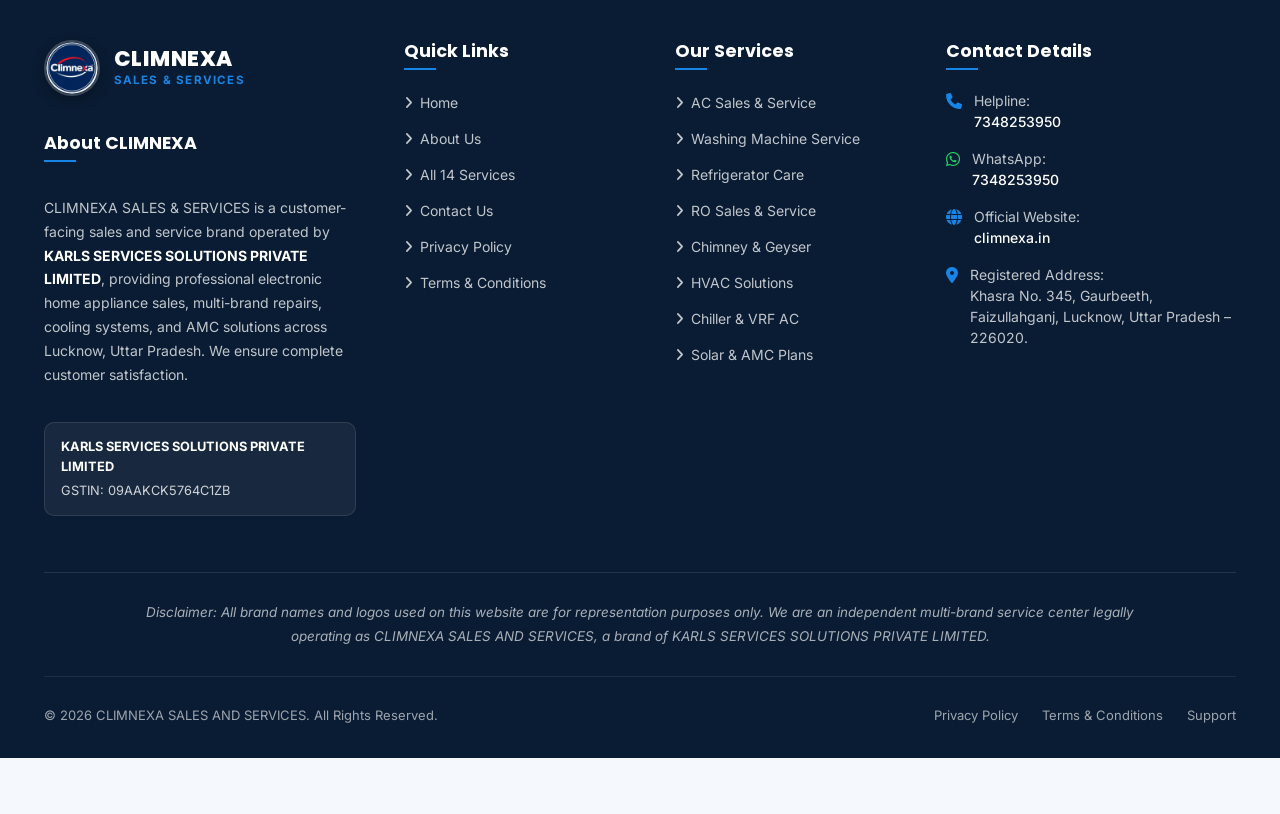
<file: about.html>
<!DOCTYPE html>
<html lang="en">
<head>
  <meta charset="UTF-8">
  <meta name="viewport" content="width=device-width, initial-scale=1.0">
  <link rel="canonical" href="https://climnexa.in/about.html">
  <title>About Us – CLIMNEXA SALES & SERVICES | Lucknow</title>
  <meta name="description" content="Learn about CLIMNEXA SALES & SERVICES, operated by KARLS SERVICES SOLUTIONS PRIVATE LIMITED. Verified appliance sales, repair, and cooling solutions in Lucknow, UP.">
  <meta name="keywords" content="About Climnexa, KARLS SERVICES SOLUTIONS PRIVATE LIMITED, appliance company Lucknow, verified GST entity">
  <meta name="author" content="KARLS SERVICES SOLUTIONS PRIVATE LIMITED">
  <meta name="theme-color" content="#102C50">

  <!-- Open Graph -->
  <meta property="og:type" content="website">
  <meta property="og:url" content="https://climnexa.in/about.html">
  <meta property="og:title" content="About Us – CLIMNEXA SALES & SERVICES">
  <meta property="og:description" content="Learn about our verified business entity, registered GSTIN, comprehensive appliance sales, repairs, and HVAC engineering.">
  <meta property="og:image" content="assets/images/climnexa-logo.png">

  <!-- Favicon -->
  <link rel="icon" type="image/png" href="assets/icons/favicon.png">

  <!-- Google Fonts: Poppins & Inter -->
  <link rel="preconnect" href="https://fonts.googleapis.com">
  <link rel="preconnect" href="https://fonts.gstatic.com" crossorigin>
  <link href="https://fonts.googleapis.com/css2?family=Inter:wght@400;500;600;700&family=Poppins:wght@500;600;700;800&display=swap" rel="stylesheet">

  <!-- Font Awesome Icons -->
  <link rel="stylesheet" href="https://cdnjs.cloudflare.com/ajax/libs/font-awesome/6.5.1/css/all.min.css">

  <!-- Custom Stylesheet -->
  <link rel="stylesheet" href="css/style.css">
</head>
<body>

  <!-- Top Informational Bar -->
  <div class="top-bar">
    <div class="container">
      <div class="top-bar-content">
        <div class="top-bar-left">
          <span class="top-bar-item">
            <i class="fa-solid fa-location-dot"></i>
            Faizullahganj, Lucknow, UP – 226020
          </span>
          <span class="top-bar-item">
            <i class="fa-solid fa-id-card"></i>
            GSTIN: <strong>09AAKCK5764C1ZB</strong>
          </span>
        </div>
        <div class="top-bar-right">
          <span class="top-bar-item">
            <i class="fa-solid fa-phone"></i>
            Call: <a href="tel:+917348253950">7348253950</a>
          </span>
          <span class="top-bar-item">
            <i class="fa-brands fa-whatsapp" style="color: #25D366;"></i>
            WhatsApp: <a href="https://wa.me/917348253950" target="_blank" rel="noopener">7348253950</a>
          </span>
          <span class="top-bar-badge">Verified Business</span>
        </div>
      </div>
    </div>
  </div>

  <!-- Sticky Header & Navigation -->
  <header class="site-header">
    <div class="container">
      <div class="nav-container">
        <!-- Logo -->
        <a href="index.html" class="brand-logo" aria-label="CLIMNEXA SALES & SERVICES Home">
          <img src="assets/images/climnexa-logo.png" alt="CLIMNEXA Logo" class="brand-logo-img">
          <div class="brand-text-block">
            <span class="brand-title">CLIMNEXA</span>
            <span class="brand-tagline">Sales &amp; Services</span>
          </div>
        </a>

        <!-- Main Navigation Links -->
        <nav class="main-navigation" aria-label="Primary Navigation">
          <ul class="nav-menu">
            <li><a href="index.html" class="nav-link">Home</a></li>
            <li><a href="about.html" class="nav-link active">About Us</a></li>
            <li><a href="services.html" class="nav-link">Services</a></li>
            <li><a href="contact.html" class="nav-link">Contact Us</a></li>
            
          </ul>

          <div class="nav-actions">
            <a href="https://wa.me/917348253950" class="header-whatsapp-btn" target="_blank" rel="noopener" aria-label="WhatsApp CLIMNEXA SALES & SERVICES">
              <i class="fa-brands fa-whatsapp"></i>
            </a>
            <a href="tel:+917348253950" class="header-phone-btn">
              <i class="fa-solid fa-phone"></i>
              <span>Call Now</span>
            </a>
          </div>
        </nav>

        <!-- Mobile Hamburger Button -->
        <button class="hamburger-btn" aria-label="Toggle navigation menu" aria-expanded="false">
          <span class="hamburger-line"></span>
          <span class="hamburger-line"></span>
          <span class="hamburger-line"></span>
        </button>
      </div>
    </div>
  </header>

  <!-- Page Hero Banner -->
  <section class="page-hero">
    <div class="container">
      <div class="page-hero-content reveal-fade-up">
        <div class="page-hero-badge">
          <i class="fa-solid fa-building"></i>
          Corporate Background
        </div>
        <h1 class="page-hero-title">About CLIMNEXA SALES &amp; SERVICES</h1>
        <p class="page-hero-subtitle">
          Delivering trusted home appliance sales, expert repairs, and cooling solutions under KARLS SERVICES SOLUTIONS PRIVATE LIMITED.
        </p>
      </div>
    </div>
  </section>

  <!-- Company Overview Section -->
  <section class="section">
    <div class="container">
      <div class="about-grid">
        <div class="about-content-block reveal-fade-up">
          <div class="section-badge">
            <i class="fa-solid fa-compass"></i>
            Our Mission &amp; Vision
          </div>
          <h2 class="section-title">Committed to Quality, Transparency &amp; Customer Care</h2>
          <p class="about-lead">
            CLIMNEXA SALES &amp; SERVICES was established to bridge the gap between consumers and dependable, honest home appliance sales and service coordination in Lucknow.
          </p>
          <p class="about-body">
            Operated by <strong>KARLS SERVICES SOLUTIONS PRIVATE LIMITED</strong>, our business provides an accessible point of contact for homeowners, business operators, and facilities managers seeking reliable solutions for everyday appliances and advanced commercial climate control.
          </p>
          <p class="about-body">
            From essential kitchen and laundry appliances to multi-zone VRF systems, commercial chillers, rooftop solar, and Annual Maintenance Contracts (AMC), we emphasize clear communication, verified technicians, and honest inspection estimates before proceeding with work.
          </p>
          <div class="about-cta-row">
            <a href="services.html" class="btn btn-primary">
              <i class="fa-solid fa-list-check"></i> Explore All 14 Services
            </a>
            <a href="contact.html" class="btn btn-secondary">
              <i class="fa-solid fa-phone"></i> Contact Our Team
            </a>
          </div>
        </div>

        <div class="about-image-wrapper reveal-fade-up">
          <div class="about-image-card">
            <img src="assets/images/about-company.jpg" alt="CLIMNEXA office and support facility" class="about-img" loading="lazy">
          </div>
        </div>
      </div>

      <!-- Corporate Entity & Brand Relationship Card -->
      <div class="business-relation-card reveal-fade-up">
        <div class="relation-header">
          <span class="relation-badge"><i class="fa-solid fa-handshake"></i> Corporate Brand &amp; Legal Structure</span>
          <span class="relation-tag-legal"><i class="fa-solid fa-shield-halved"></i> 100% Verified Entity</span>
        </div>

        <div class="relation-grid">
          <!-- Left Entity: Brand -->
          <div class="relation-entity-box">
            <span class="relation-tag">Operating Trade Brand</span>
            <h3 class="relation-name">CLIMNEXA SALES &amp; SERVICES</h3>
            <p class="relation-desc">
              Customer-facing trade brand for multi-brand home appliance sales, doorstep repairs, cooling solutions &amp; AMC contracts.<br>
              Website: <a href="https://climnexa.in" target="_blank" rel="noopener"><strong>climnexa.in</strong></a>
            </p>
          </div>

          <!-- Connector Arrow -->
          <div class="relation-connector">
            <div class="relation-arrow-icon" aria-hidden="true">
              <i class="fa-solid fa-arrow-right"></i>
            </div>
            <span class="relation-label">Wholly Operated By</span>
          </div>

          <!-- Right Entity: Legal Entity -->
          <div class="relation-entity-box">
            <span class="relation-tag relation-tag-corp">Registered Corporate Entity</span>
            <h3 class="relation-name">KARLS SERVICES SOLUTIONS PVT. LTD.</h3>
            <p class="relation-desc">
              Incorporated Private Limited Company<br>
              GSTIN: <strong>09AAKCK5764C1ZB</strong> | Lucknow, UP
            </p>
          </div>
        </div>

        <!-- Bottom Note -->
        <div class="relation-footer-note">
          <i class="fa-solid fa-circle-check"></i>
          <div>
            <strong>Corporate Transparency &amp; Consumer Trust:</strong>
            All commercial transactions, service bookings, warranty assurances, formal AMC agreements, and official GST tax invoices are legally executed and backed by <strong>KARLS SERVICES SOLUTIONS PRIVATE LIMITED</strong> operating under the brand name <strong>CLIMNEXA SALES &amp; SERVICES</strong>.
          </div>
        </div>
      </div>
    </div>
  </section>

  <!-- Verified Legal Entity Details Table -->
  <section class="section section-alt">
    <div class="container">
      <div class="section-header reveal-fade-up">
        <div class="section-badge">
          <i class="fa-solid fa-file-shield"></i>
          Statutory Compliance
        </div>
        <h2 class="section-title">Verified Business Information</h2>
        <p class="section-subtitle">
          Accurate registration details as per Ministry of Corporate Affairs and Goods &amp; Services Tax (GST) records.
        </p>
      </div>

      <div class="gst-table-card reveal-fade-up">
        <div class="gst-table-header">
          <h3 class="gst-table-title">
            <i class="fa-solid fa-shield-halved"></i> Statutory Registration &amp; Incorporation Details
          </h3>
          <span class="gst-status-pill">
            <i class="fa-solid fa-circle-check"></i> Active &amp; Verified GSTIN
          </span>
        </div>
        <table class="gst-details-table">
          <tbody>
            <tr>
              <th><i class="fa-solid fa-tag"></i> Operating Trade Brand</th>
              <td>
                <strong>CLIMNEXA SALES &amp; SERVICES</strong>
                <span style="display: block; font-size: 0.85rem; color: var(--color-text-muted); margin-top: 0.2rem;">
                  Customer-facing trade brand for appliance sales, technical repairs &amp; cooling services
                </span>
              </td>
            </tr>
            <tr>
              <th><i class="fa-solid fa-building-columns"></i> Legal Business Name</th>
              <td>
                <strong>KARLS SERVICES SOLUTIONS PRIVATE LIMITED</strong>
                <span style="display: block; font-size: 0.85rem; color: var(--color-text-muted); margin-top: 0.2rem;">
                  Incorporated entity holding legal ownership, commercial contracts &amp; statutory compliance
                </span>
              </td>
            </tr>
            <tr>
              <th><i class="fa-solid fa-handshake"></i> Business Relationship</th>
              <td>
                <strong>Wholly Owned &amp; Operated</strong> – CLIMNEXA SALES &amp; SERVICES operates under the complete legal, financial, and operational backing of KARLS SERVICES SOLUTIONS PRIVATE LIMITED.
              </td>
            </tr>
            <tr>
              <th><i class="fa-solid fa-id-card"></i> GSTIN</th>
              <td>
                <span class="gst-number-badge">09AAKCK5764C1ZB</span>
                <span class="active-tag"><i class="fa-solid fa-circle-check"></i> Active (Lucknow Sector-14)</span>
              </td>
            </tr>
            <tr>
              <th><i class="fa-solid fa-location-dot"></i> Registered Principal Address</th>
              <td>Khasra No. 345, Gaurbeeth, Faizullahganj, Lucknow, Uttar Pradesh – 226020.</td>
            </tr>
            <tr>
              <th><i class="fa-solid fa-map-location-dot"></i> State &amp; Centre Jurisdiction</th>
              <td>Uttar Pradesh | Sector-14, Lucknow</td>
            </tr>
            <tr>
              <th><i class="fa-solid fa-users"></i> Company Directors</th>
              <td>Kuldeep Yadav &amp; Kamal Mohan Yadav</td>
            </tr>
            <tr>
              <th><i class="fa-solid fa-briefcase"></i> Nature of Operations</th>
              <td>Retail Sales, Installation, Repair, Maintenance &amp; AMC for Domestic Appliances and Central Cooling Systems</td>
            </tr>
            <tr>
              <th><i class="fa-solid fa-phone"></i> Official Helpline</th>
              <td><a href="tel:+917348253950">7348253950</a></td>
            </tr>
                        <tr>
              <th><i class="fa-solid fa-globe"></i> Official Website</th>
              <td><a href="https://climnexa.in" target="_blank" rel="noopener"><strong>climnexa.in</strong> (https://climnexa.in)</a></td>
            </tr>
            <tr>
              <th><i class="fa-brands fa-whatsapp"></i> Official WhatsApp Contact</th>
              <td><a href="https://wa.me/917348253950" target="_blank" rel="noopener">+91 7348253950</a></td>
            </tr>
          </tbody>
        </table>
      </div>
    </div>
  </section>

  <!-- Site Footer -->
  <footer class="site-footer">
    <div class="container">
      <div class="footer-grid">
        <!-- Col 1: Brand Info -->
        <div class="footer-brand-col">
          <a href="index.html" class="footer-brand-logo" aria-label="CLIMNEXA SALES & SERVICES Home">
            <img src="assets/images/climnexa-logo.png" alt="CLIMNEXA Logo" class="footer-logo">
            <div class="footer-brand-text">
              <span class="footer-brand-name">CLIMNEXA</span>
              <span class="footer-brand-tag">Sales &amp; Services</span>
            </div>
          </a>
          <h4 class="footer-heading" style="margin-top: 0.5rem; margin-bottom: 0.85rem;">About CLIMNEXA</h4>
          <p class="footer-brand-desc">
            CLIMNEXA SALES &amp; SERVICES is a customer-facing sales and service brand operated by <strong>KARLS SERVICES SOLUTIONS PRIVATE LIMITED</strong>, providing professional electronic home appliance sales, multi-brand repairs, cooling systems, and AMC solutions across Lucknow, Uttar Pradesh. We ensure complete customer satisfaction.
          </p>
          <div class="footer-legal-tag">
            <strong>KARLS SERVICES SOLUTIONS PRIVATE LIMITED</strong>
            GSTIN: 09AAKCK5764C1ZB
          </div>
        </div>

        <!-- Col 2: Quick Links -->
        <div>
          <h4 class="footer-heading">Quick Links</h4>
          <ul class="footer-links-list">
            <li><a href="index.html"><i class="fa-solid fa-angle-right"></i> Home</a></li>
            <li><a href="about.html"><i class="fa-solid fa-angle-right"></i> About Us</a></li>
            <li><a href="services.html"><i class="fa-solid fa-angle-right"></i> All 14 Services</a></li>
            <li><a href="contact.html"><i class="fa-solid fa-angle-right"></i> Contact Us</a></li>
            <li><a href="privacy-policy.html"><i class="fa-solid fa-angle-right"></i> Privacy Policy</a></li>
            <li><a href="terms-and-conditions.html"><i class="fa-solid fa-angle-right"></i> Terms &amp; Conditions</a></li>
          </ul>
        </div>

        <!-- Col 3: Services -->
        <div>
          <h4 class="footer-heading">Our Services</h4>
          <ul class="footer-links-list">
            <li><a href="services.html#service-ac"><i class="fa-solid fa-angle-right"></i> AC Sales &amp; Service</a></li>
            <li><a href="services.html#service-washing"><i class="fa-solid fa-angle-right"></i> Washing Machine Service</a></li>
            <li><a href="services.html#service-fridge"><i class="fa-solid fa-angle-right"></i> Refrigerator Care</a></li>
            <li><a href="services.html#service-ro"><i class="fa-solid fa-angle-right"></i> RO Sales &amp; Service</a></li>
            <li><a href="services.html#service-chimney"><i class="fa-solid fa-angle-right"></i> Chimney &amp; Geyser</a></li>
            <li><a href="services.html#service-hvac"><i class="fa-solid fa-angle-right"></i> HVAC Solutions</a></li>
            <li><a href="services.html#service-chiller"><i class="fa-solid fa-angle-right"></i> Chiller &amp; VRF AC</a></li>
            <li><a href="services.html#service-amc"><i class="fa-solid fa-angle-right"></i> Solar &amp; AMC Plans</a></li>
          </ul>
        </div>

        <!-- Col 4: Contact & Address -->
        <div>
          <h4 class="footer-heading">Contact Details</h4>
          <div class="footer-contact-list">
            <div class="footer-contact-item">
              <i class="fa-solid fa-phone"></i>
              <div>
                <span>Helpline:</span><br>
                <a href="tel:+917348253950">7348253950</a>
              </div>
            </div>
            <div class="footer-contact-item">
              <i class="fa-brands fa-whatsapp" style="color: #25D366;"></i>
              <div>
                <span>WhatsApp:</span><br>
                <a href="https://wa.me/917348253950" target="_blank" rel="noopener">7348253950</a>
              </div>
            </div>
            <div class="footer-contact-item">
              <i class="fa-solid fa-globe"></i>
              <div>
                <span>Official Website:</span><br>
                <a href="https://climnexa.in">climnexa.in</a>
              </div>
            </div>
            <div class="footer-contact-item">
              <i class="fa-solid fa-location-dot"></i>
              <div>
                <span>Registered Address:</span><br>
                Khasra No. 345, Gaurbeeth, Faizullahganj, Lucknow, Uttar Pradesh – 226020.
              </div>
            </div>
          </div>
        </div>
      </div>

      <!-- Footer Disclaimer -->
      <div class="footer-disclaimer">
        <p>
          <em>Disclaimer: All brand names and logos used on this website are for representation purposes only. We are an independent multi-brand service center legally operating as CLIMNEXA SALES AND SERVICES, a brand of KARLS SERVICES SOLUTIONS PRIVATE LIMITED.</em>
        </p>
      </div>

      <!-- Footer Bottom -->
      <div class="footer-bottom">
        <div>
          &copy; 2026 CLIMNEXA SALES AND SERVICES. All Rights Reserved.
        </div>
        <div class="footer-bottom-links">
          <a href="privacy-policy.html">Privacy Policy</a>
          <a href="terms-and-conditions.html">Terms &amp; Conditions</a>
          <a href="contact.html">Support</a>
        </div>
      </div>
    </div>
  </footer>

  <!-- Scripts -->
  <script src="js/script.js"></script>

    <!-- Floating WhatsApp Button -->
  <aside class="floating-contact-group" aria-label="Quick WhatsApp Contact">
    <div class="floating-action-item">
      <div class="floating-tooltip">Chat on WhatsApp</div>
      <a href="https://wa.me/917348253950" class="floating-btn floating-btn-whatsapp" target="_blank" rel="noopener" aria-label="Chat on WhatsApp">
        <i class="fa-brands fa-whatsapp"></i>
      </a>
    </div>
  </aside>

    <!-- Sticky Calling Bar (Helpline Number) -->
  <div class="sticky-call-bar" id="stickyCallBar">
    <a href="tel:+917348253950" class="sticky-call-btn" aria-label="Call 7348253950">
      <i class="fa-solid fa-phone"></i>
      <span>7348253950</span>
    </a>
  </div>
</body>
</html>
</file>
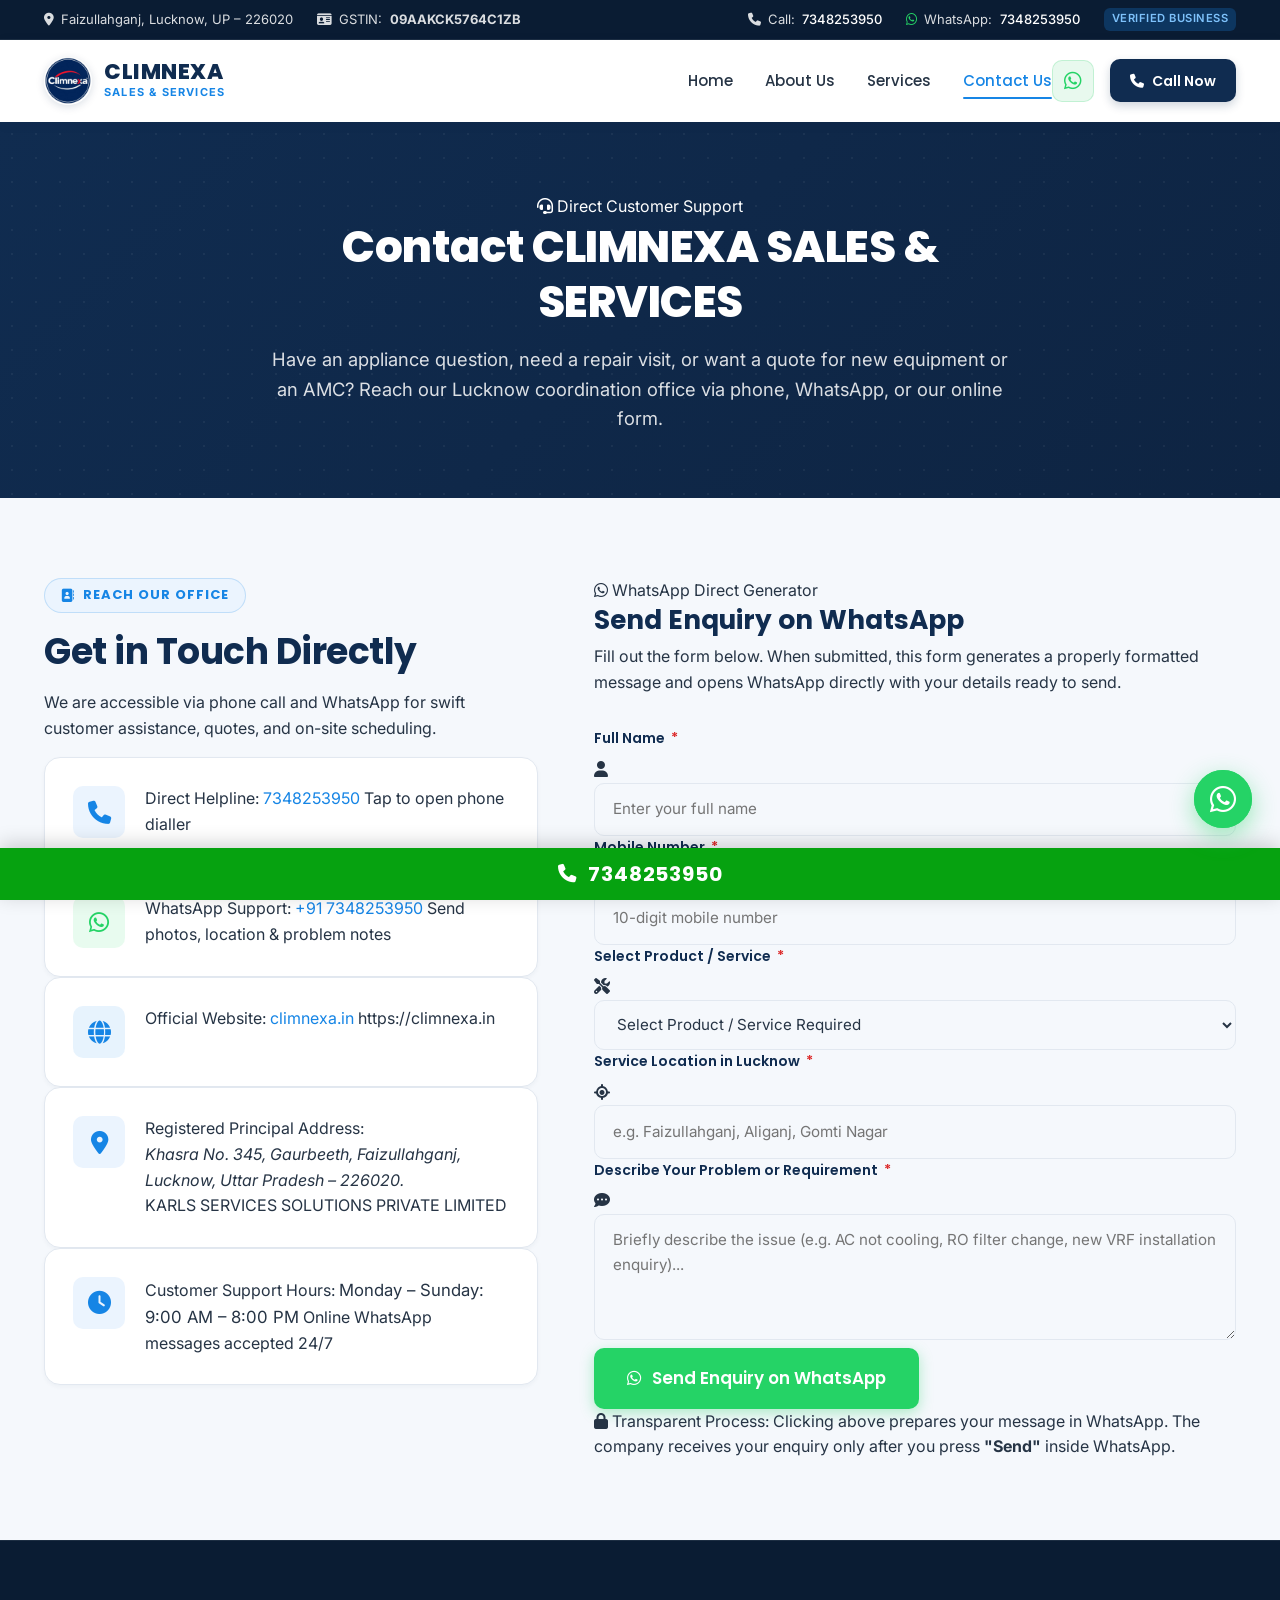
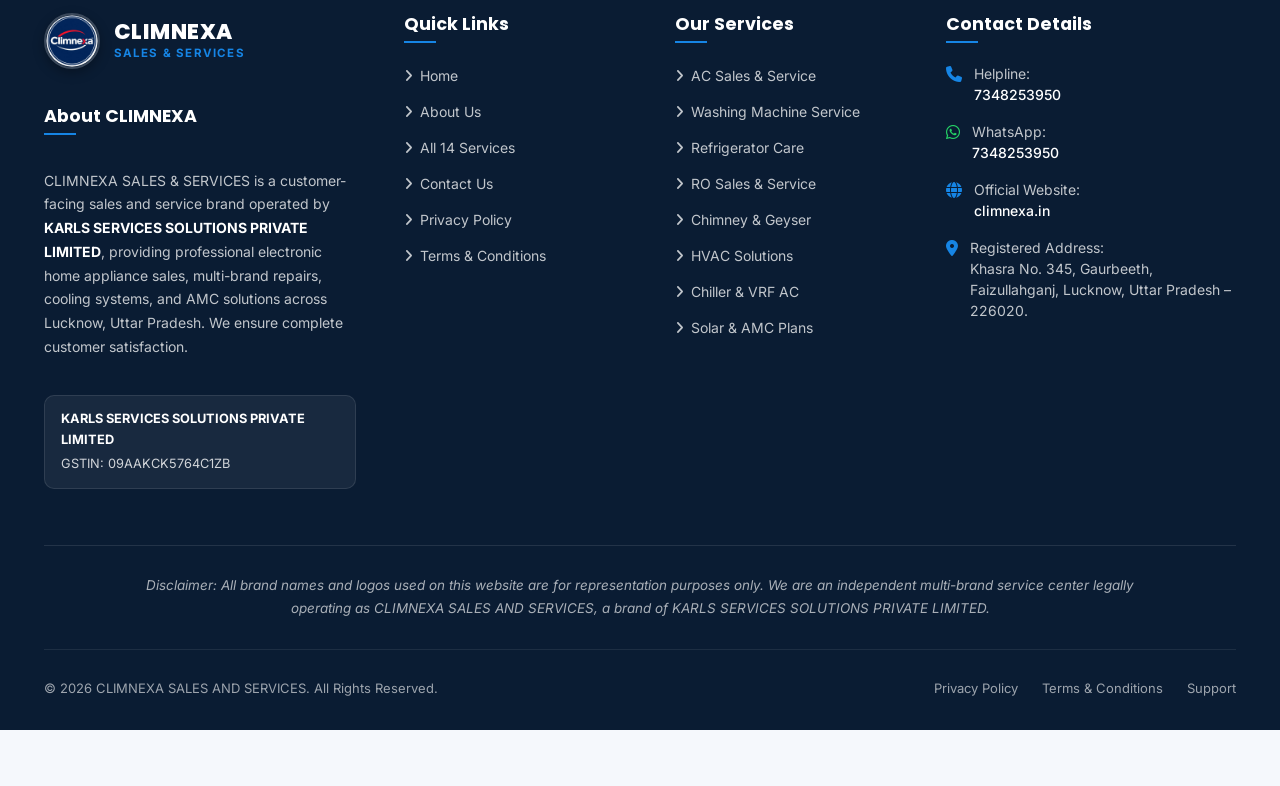
<file: contact.html>
<!DOCTYPE html>
<html lang="en">
<head>
  <meta charset="UTF-8">
  <meta name="viewport" content="width=device-width, initial-scale=1.0">
  <link rel="canonical" href="https://climnexa.in/contact.html">
  <title>Contact Us – CLIMNEXA SALES & SERVICES Lucknow | Phone & WhatsApp</title>
  <meta name="description" content="Contact CLIMNEXA SALES & SERVICES for appliance sales, repair, and cooling services in Lucknow. Call 7348253950 or send an instant WhatsApp enquiry.">
  <meta name="keywords" content="Contact Climnexa, appliance repair Lucknow phone number, Climnexa WhatsApp, HVAC repair contact, Lucknow appliance service">
  <meta name="author" content="KARLS SERVICES SOLUTIONS PRIVATE LIMITED">
  <meta name="theme-color" content="#102C50">

  <!-- Open Graph -->
  <meta property="og:type" content="website">
  <meta property="og:url" content="https://climnexa.in/contact.html">
  <meta property="og:title" content="Contact Us – CLIMNEXA SALES & SERVICES">
  <meta property="og:description" content="Connect directly with our team via phone or WhatsApp for appliance sales, repair, and AMC services in Lucknow.">
  <meta property="og:image" content="assets/images/climnexa-logo.png">

  <!-- Favicon -->
  <link rel="icon" type="image/png" href="assets/icons/favicon.png">

  <!-- Google Fonts: Poppins & Inter -->
  <link rel="preconnect" href="https://fonts.googleapis.com">
  <link rel="preconnect" href="https://fonts.gstatic.com" crossorigin>
  <link href="https://fonts.googleapis.com/css2?family=Inter:wght@400;500;600;700&family=Poppins:wght@500;600;700;800&display=swap" rel="stylesheet">

  <!-- Font Awesome Icons -->
  <link rel="stylesheet" href="https://cdnjs.cloudflare.com/ajax/libs/font-awesome/6.5.1/css/all.min.css">

  <!-- Custom Stylesheet -->
  <link rel="stylesheet" href="css/style.css">
</head>
<body>

  <!-- Top Informational Bar -->
  <div class="top-bar">
    <div class="container">
      <div class="top-bar-content">
        <div class="top-bar-left">
          <span class="top-bar-item">
            <i class="fa-solid fa-location-dot"></i>
            Faizullahganj, Lucknow, UP – 226020
          </span>
          <span class="top-bar-item">
            <i class="fa-solid fa-id-card"></i>
            GSTIN: <strong>09AAKCK5764C1ZB</strong>
          </span>
        </div>
        <div class="top-bar-right">
          <span class="top-bar-item">
            <i class="fa-solid fa-phone"></i>
            Call: <a href="tel:+917348253950">7348253950</a>
          </span>
          <span class="top-bar-item">
            <i class="fa-brands fa-whatsapp" style="color: #25D366;"></i>
            WhatsApp: <a href="https://wa.me/917348253950" target="_blank" rel="noopener">7348253950</a>
          </span>
          <span class="top-bar-badge">Verified Business</span>
        </div>
      </div>
    </div>
  </div>

  <!-- Sticky Header & Navigation -->
  <header class="site-header">
    <div class="container">
      <div class="nav-container">
        <!-- Logo -->
        <a href="index.html" class="brand-logo" aria-label="CLIMNEXA SALES & SERVICES Home">
          <img src="assets/images/climnexa-logo.png" alt="CLIMNEXA Logo" class="brand-logo-img">
          <div class="brand-text-block">
            <span class="brand-title">CLIMNEXA</span>
            <span class="brand-tagline">Sales &amp; Services</span>
          </div>
        </a>

        <!-- Main Navigation Links -->
        <nav class="main-navigation" aria-label="Primary Navigation">
          <ul class="nav-menu">
            <li><a href="index.html" class="nav-link">Home</a></li>
            <li><a href="about.html" class="nav-link">About Us</a></li>
            <li><a href="services.html" class="nav-link">Services</a></li>
            <li><a href="contact.html" class="nav-link active">Contact Us</a></li>
            
          </ul>

          <div class="nav-actions">
            <a href="https://wa.me/917348253950" class="header-whatsapp-btn" target="_blank" rel="noopener" aria-label="WhatsApp CLIMNEXA SALES & SERVICES">
              <i class="fa-brands fa-whatsapp"></i>
            </a>
            <a href="tel:+917348253950" class="header-phone-btn">
              <i class="fa-solid fa-phone"></i>
              <span>Call Now</span>
            </a>
          </div>
        </nav>

        <!-- Mobile Hamburger Button -->
        <button class="hamburger-btn" aria-label="Toggle navigation menu" aria-expanded="false">
          <span class="hamburger-line"></span>
          <span class="hamburger-line"></span>
          <span class="hamburger-line"></span>
        </button>
      </div>
    </div>
  </header>

  <!-- Page Hero Banner -->
  <section class="page-hero">
    <div class="container">
      <div class="page-hero-content reveal-fade-up">
        <div class="page-hero-badge">
          <i class="fa-solid fa-headset"></i>
          Direct Customer Support
        </div>
        <h1 class="page-hero-title">Contact CLIMNEXA SALES &amp; SERVICES</h1>
        <p class="page-hero-subtitle">
          Have an appliance question, need a repair visit, or want a quote for new equipment or an AMC? Reach our Lucknow coordination office via phone, WhatsApp, or our online form.
        </p>
      </div>
    </div>
  </section>

  <!-- Contact Section: Info + Form -->
  <section class="section">
    <div class="container">
      <div class="contact-grid">
        <!-- Col 1: Contact Cards -->
        <div class="contact-info-block reveal-fade-up">
          <div class="section-badge">
            <i class="fa-solid fa-address-book"></i>
            Reach Our Office
          </div>
          <h2 class="section-title">Get in Touch Directly</h2>
          <p class="contact-lead-text">
            We are accessible via phone call and WhatsApp for swift customer assistance, quotes, and on-site scheduling.
          </p>

          <div class="contact-cards-stack">
            <!-- Card 1: Phone -->
            <div class="contact-card">
              <div class="contact-card-icon">
                <i class="fa-solid fa-phone"></i>
              </div>
              <div class="contact-card-content">
                <span class="contact-card-label">Direct Helpline:</span>
                <a href="tel:+917348253950" class="contact-card-value">7348253950</a>
                <span class="contact-card-hint">Tap to open phone dialler</span>
              </div>
            </div>

            <!-- Card 2: WhatsApp -->
            <div class="contact-card">
              <div class="contact-card-icon" style="background-color: rgba(37, 211, 102, 0.1); color: #25D366;">
                <i class="fa-brands fa-whatsapp"></i>
              </div>
              <div class="contact-card-content">
                <span class="contact-card-label">WhatsApp Support:</span>
                <a href="https://wa.me/917348253950" target="_blank" rel="noopener" class="contact-card-value">+91 7348253950</a>
                <span class="contact-card-hint">Send photos, location &amp; problem notes</span>
              </div>
            </div>

                        <!-- Card: Official Website -->
            <div class="contact-card">
              <div class="contact-card-icon" style="background-color: rgba(22, 133, 229, 0.1); color: var(--color-accent);">
                <i class="fa-solid fa-globe"></i>
              </div>
              <div class="contact-card-content">
                <span class="contact-card-label">Official Website:</span>
                <a href="https://climnexa.in" target="_blank" rel="noopener" class="contact-card-value">climnexa.in</a>
                <span class="contact-card-hint">https://climnexa.in</span>
              </div>
            </div>

            <!-- Card 3: Address -->
            <div class="contact-card">
              <div class="contact-card-icon">
                <i class="fa-solid fa-location-dot"></i>
              </div>
              <div class="contact-card-content">
                <span class="contact-card-label">Registered Principal Address:</span>
                <address class="contact-card-address">
                  Khasra No. 345, Gaurbeeth, Faizullahganj, Lucknow, Uttar Pradesh – 226020.
                </address>
                <span class="contact-card-hint">KARLS SERVICES SOLUTIONS PRIVATE LIMITED</span>
              </div>
            </div>

            <!-- Card 4: Operating Hours -->
            <div class="contact-card">
              <div class="contact-card-icon">
                <i class="fa-solid fa-clock"></i>
              </div>
              <div class="contact-card-content">
                <span class="contact-card-label">Customer Support Hours:</span>
                <span class="contact-card-value" style="font-size: 1.05rem;">Monday – Sunday: 9:00 AM – 8:00 PM</span>
                <span class="contact-card-hint">Online WhatsApp messages accepted 24/7</span>
              </div>
            </div>
          </div>
        </div>

        <!-- Col 2: WhatsApp Enquiry Form -->
        <div class="contact-form-block reveal-fade-up">
          <div class="form-card">
            <div class="form-header">
              <div class="form-header-badge">
                <i class="fa-brands fa-whatsapp"></i> WhatsApp Direct Generator
              </div>
              <h3 class="form-title">Send Enquiry on WhatsApp</h3>
              <p class="form-desc">
                Fill out the form below. When submitted, this form generates a properly formatted message and opens WhatsApp directly with your details ready to send.
              </p>
            </div>

            <form id="whatsappEnquiryForm" novalidate>
              <!-- 1. Full Name -->
              <div class="form-group">
                <label for="fullName" class="form-label">
                  Full Name <span class="required">*</span>
                </label>
                <div class="input-icon-wrap">
                  <i class="fa-solid fa-user"></i>
                  <input type="text" id="fullName" class="form-control" placeholder="Enter your full name" required>
                </div>
                <div class="form-error-msg"></div>
              </div>

              <!-- 2. Mobile Number -->
              <div class="form-group">
                <label for="mobileNumber" class="form-label">
                  Mobile Number <span class="required">*</span>
                </label>
                <div class="input-icon-wrap">
                  <i class="fa-solid fa-mobile-screen-button"></i>
                  <input type="tel" id="mobileNumber" class="form-control" placeholder="10-digit mobile number" maxlength="10" required>
                </div>
                <div class="form-error-msg"></div>
              </div>

              <!-- 3. Select Appliance -->
              <div class="form-group">
                <label for="applianceSelect" class="form-label">
                  Select Product / Service <span class="required">*</span>
                </label>
                <div class="input-icon-wrap">
                  <i class="fa-solid fa-screwdriver-wrench"></i>
                  <select id="applianceSelect" class="form-control" required>
                  <option value="" disabled selected>Select Product / Service Required</option>
                  <optgroup label="Residential Appliances Sales &amp; Service">
                    <option value="AC Sales &amp; Service">AC Sales &amp; Service</option>
                    <option value="Washing Machine Sales &amp; Service">Washing Machine Sales &amp; Service</option>
                    <option value="Refrigerator Sales &amp; Service">Refrigerator Sales &amp; Service</option>
                    <option value="LED TV Sales &amp; Service">LED TV Sales &amp; Service</option>
                    <option value="RO Sales &amp; Service">RO Sales &amp; Service</option>
                    <option value="Microwave Sales &amp; Service">Microwave Sales &amp; Service</option>
                    <option value="Chimney Sales &amp; Service">Chimney Sales &amp; Service</option>
                    <option value="Geyser Sales &amp; Service">Geyser Sales &amp; Service</option>
                  </optgroup>
                  <optgroup label="Centralized Cooling &amp; HVAC">
                    <option value="HVAC Solutions">HVAC Solutions</option>
                    <option value="Chiller AC Service">Chiller AC Service</option>
                    <option value="VRF AC Service">VRF AC Service</option>
                    <option value="Ductable AC Service">Ductable AC Service</option>
                  </optgroup>
                  <optgroup label="Renewable &amp; Maintenance Contracts">
                    <option value="Solar Sales &amp; Service">Solar Sales &amp; Service</option>
                    <option value="Repair | Maintenance | AMC">Repair | Maintenance | AMC</option>
                  </optgroup>
                  </select>
                </div>
                <div class="form-error-msg"></div>
              </div>

              <!-- 4. Service Location -->
              <div class="form-group">
                <label for="serviceLocation" class="form-label">
                  Service Location in Lucknow <span class="required">*</span>
                </label>
                <div class="input-icon-wrap">
                  <i class="fa-solid fa-location-crosshairs"></i>
                  <input type="text" id="serviceLocation" class="form-control" placeholder="e.g. Faizullahganj, Aliganj, Gomti Nagar" required>
                </div>
                <div class="form-error-msg"></div>
              </div>

              <!-- 5. Describe Problem / Requirements -->
              <div class="form-group">
                <label for="problemDescription" class="form-label">
                  Describe Your Problem or Requirement <span class="required">*</span>
                </label>
                <div class="input-icon-wrap textarea-icon-wrap">
                  <i class="fa-solid fa-comment-dots"></i>
                  <textarea id="problemDescription" class="form-control" rows="4" placeholder="Briefly describe the issue (e.g. AC not cooling, RO filter change, new VRF installation enquiry)..." required></textarea>
                </div>
                <div class="form-error-msg"></div>
              </div>

              <!-- Status Notice Container -->
              <div id="formStatusNotice" style="display: none;"></div>

              <!-- Submit Button -->
              <button type="submit" class="btn btn-whatsapp btn-block btn-lg" id="submitWhatsappBtn">
                <i class="fa-brands fa-whatsapp"></i> Send Enquiry on WhatsApp
              </button>

              <p class="form-security-note">
                <i class="fa-solid fa-lock"></i>
                Transparent Process: Clicking above prepares your message in WhatsApp. The company receives your enquiry only after you press <strong>"Send"</strong> inside WhatsApp.
              </p>
            </form>
          </div>
        </div>
      </div>
    </div>
  </section>

  <!-- Site Footer -->
  <footer class="site-footer">
    <div class="container">
      <div class="footer-grid">
        <!-- Col 1: Brand Info -->
        <div class="footer-brand-col">
          <a href="index.html" class="footer-brand-logo" aria-label="CLIMNEXA SALES & SERVICES Home">
            <img src="assets/images/climnexa-logo.png" alt="CLIMNEXA Logo" class="footer-logo">
            <div class="footer-brand-text">
              <span class="footer-brand-name">CLIMNEXA</span>
              <span class="footer-brand-tag">Sales &amp; Services</span>
            </div>
          </a>
          <h4 class="footer-heading" style="margin-top: 0.5rem; margin-bottom: 0.85rem;">About CLIMNEXA</h4>
          <p class="footer-brand-desc">
            CLIMNEXA SALES &amp; SERVICES is a customer-facing sales and service brand operated by <strong>KARLS SERVICES SOLUTIONS PRIVATE LIMITED</strong>, providing professional electronic home appliance sales, multi-brand repairs, cooling systems, and AMC solutions across Lucknow, Uttar Pradesh. We ensure complete customer satisfaction.
          </p>
          <div class="footer-legal-tag">
            <strong>KARLS SERVICES SOLUTIONS PRIVATE LIMITED</strong>
            GSTIN: 09AAKCK5764C1ZB
          </div>
        </div>

        <!-- Col 2: Quick Links -->
        <div>
          <h4 class="footer-heading">Quick Links</h4>
          <ul class="footer-links-list">
            <li><a href="index.html"><i class="fa-solid fa-angle-right"></i> Home</a></li>
            <li><a href="about.html"><i class="fa-solid fa-angle-right"></i> About Us</a></li>
            <li><a href="services.html"><i class="fa-solid fa-angle-right"></i> All 14 Services</a></li>
            <li><a href="contact.html"><i class="fa-solid fa-angle-right"></i> Contact Us</a></li>
            <li><a href="privacy-policy.html"><i class="fa-solid fa-angle-right"></i> Privacy Policy</a></li>
            <li><a href="terms-and-conditions.html"><i class="fa-solid fa-angle-right"></i> Terms &amp; Conditions</a></li>
          </ul>
        </div>

        <!-- Col 3: Services -->
        <div>
          <h4 class="footer-heading">Our Services</h4>
          <ul class="footer-links-list">
            <li><a href="services.html#service-ac"><i class="fa-solid fa-angle-right"></i> AC Sales &amp; Service</a></li>
            <li><a href="services.html#service-washing"><i class="fa-solid fa-angle-right"></i> Washing Machine Service</a></li>
            <li><a href="services.html#service-fridge"><i class="fa-solid fa-angle-right"></i> Refrigerator Care</a></li>
            <li><a href="services.html#service-ro"><i class="fa-solid fa-angle-right"></i> RO Sales &amp; Service</a></li>
            <li><a href="services.html#service-chimney"><i class="fa-solid fa-angle-right"></i> Chimney &amp; Geyser</a></li>
            <li><a href="services.html#service-hvac"><i class="fa-solid fa-angle-right"></i> HVAC Solutions</a></li>
            <li><a href="services.html#service-chiller"><i class="fa-solid fa-angle-right"></i> Chiller &amp; VRF AC</a></li>
            <li><a href="services.html#service-amc"><i class="fa-solid fa-angle-right"></i> Solar &amp; AMC Plans</a></li>
          </ul>
        </div>

        <!-- Col 4: Contact & Address -->
        <div>
          <h4 class="footer-heading">Contact Details</h4>
          <div class="footer-contact-list">
            <div class="footer-contact-item">
              <i class="fa-solid fa-phone"></i>
              <div>
                <span>Helpline:</span><br>
                <a href="tel:+917348253950">7348253950</a>
              </div>
            </div>
            <div class="footer-contact-item">
              <i class="fa-brands fa-whatsapp" style="color: #25D366;"></i>
              <div>
                <span>WhatsApp:</span><br>
                <a href="https://wa.me/917348253950" target="_blank" rel="noopener">7348253950</a>
              </div>
            </div>
            <div class="footer-contact-item">
              <i class="fa-solid fa-globe"></i>
              <div>
                <span>Official Website:</span><br>
                <a href="https://climnexa.in">climnexa.in</a>
              </div>
            </div>
            <div class="footer-contact-item">
              <i class="fa-solid fa-location-dot"></i>
              <div>
                <span>Registered Address:</span><br>
                Khasra No. 345, Gaurbeeth, Faizullahganj, Lucknow, Uttar Pradesh – 226020.
              </div>
            </div>
          </div>
        </div>
      </div>

      <!-- Footer Disclaimer -->
      <div class="footer-disclaimer">
        <p>
          <em>Disclaimer: All brand names and logos used on this website are for representation purposes only. We are an independent multi-brand service center legally operating as CLIMNEXA SALES AND SERVICES, a brand of KARLS SERVICES SOLUTIONS PRIVATE LIMITED.</em>
        </p>
      </div>

      <!-- Footer Bottom -->
      <div class="footer-bottom">
        <div>
          &copy; 2026 CLIMNEXA SALES AND SERVICES. All Rights Reserved.
        </div>
        <div class="footer-bottom-links">
          <a href="privacy-policy.html">Privacy Policy</a>
          <a href="terms-and-conditions.html">Terms &amp; Conditions</a>
          <a href="contact.html">Support</a>
        </div>
      </div>
    </div>
  </footer>

  <!-- Scripts -->
  <script src="js/script.js"></script>

    <!-- Floating WhatsApp Button -->
  <aside class="floating-contact-group" aria-label="Quick WhatsApp Contact">
    <div class="floating-action-item">
      <div class="floating-tooltip">Chat on WhatsApp</div>
      <a href="https://wa.me/917348253950" class="floating-btn floating-btn-whatsapp" target="_blank" rel="noopener" aria-label="Chat on WhatsApp">
        <i class="fa-brands fa-whatsapp"></i>
      </a>
    </div>
  </aside>

    <!-- Sticky Calling Bar (Helpline Number) -->
  <div class="sticky-call-bar" id="stickyCallBar">
    <a href="tel:+917348253950" class="sticky-call-btn" aria-label="Call 7348253950">
      <i class="fa-solid fa-phone"></i>
      <span>7348253950</span>
    </a>
  </div>
</body>
</html>
</file>
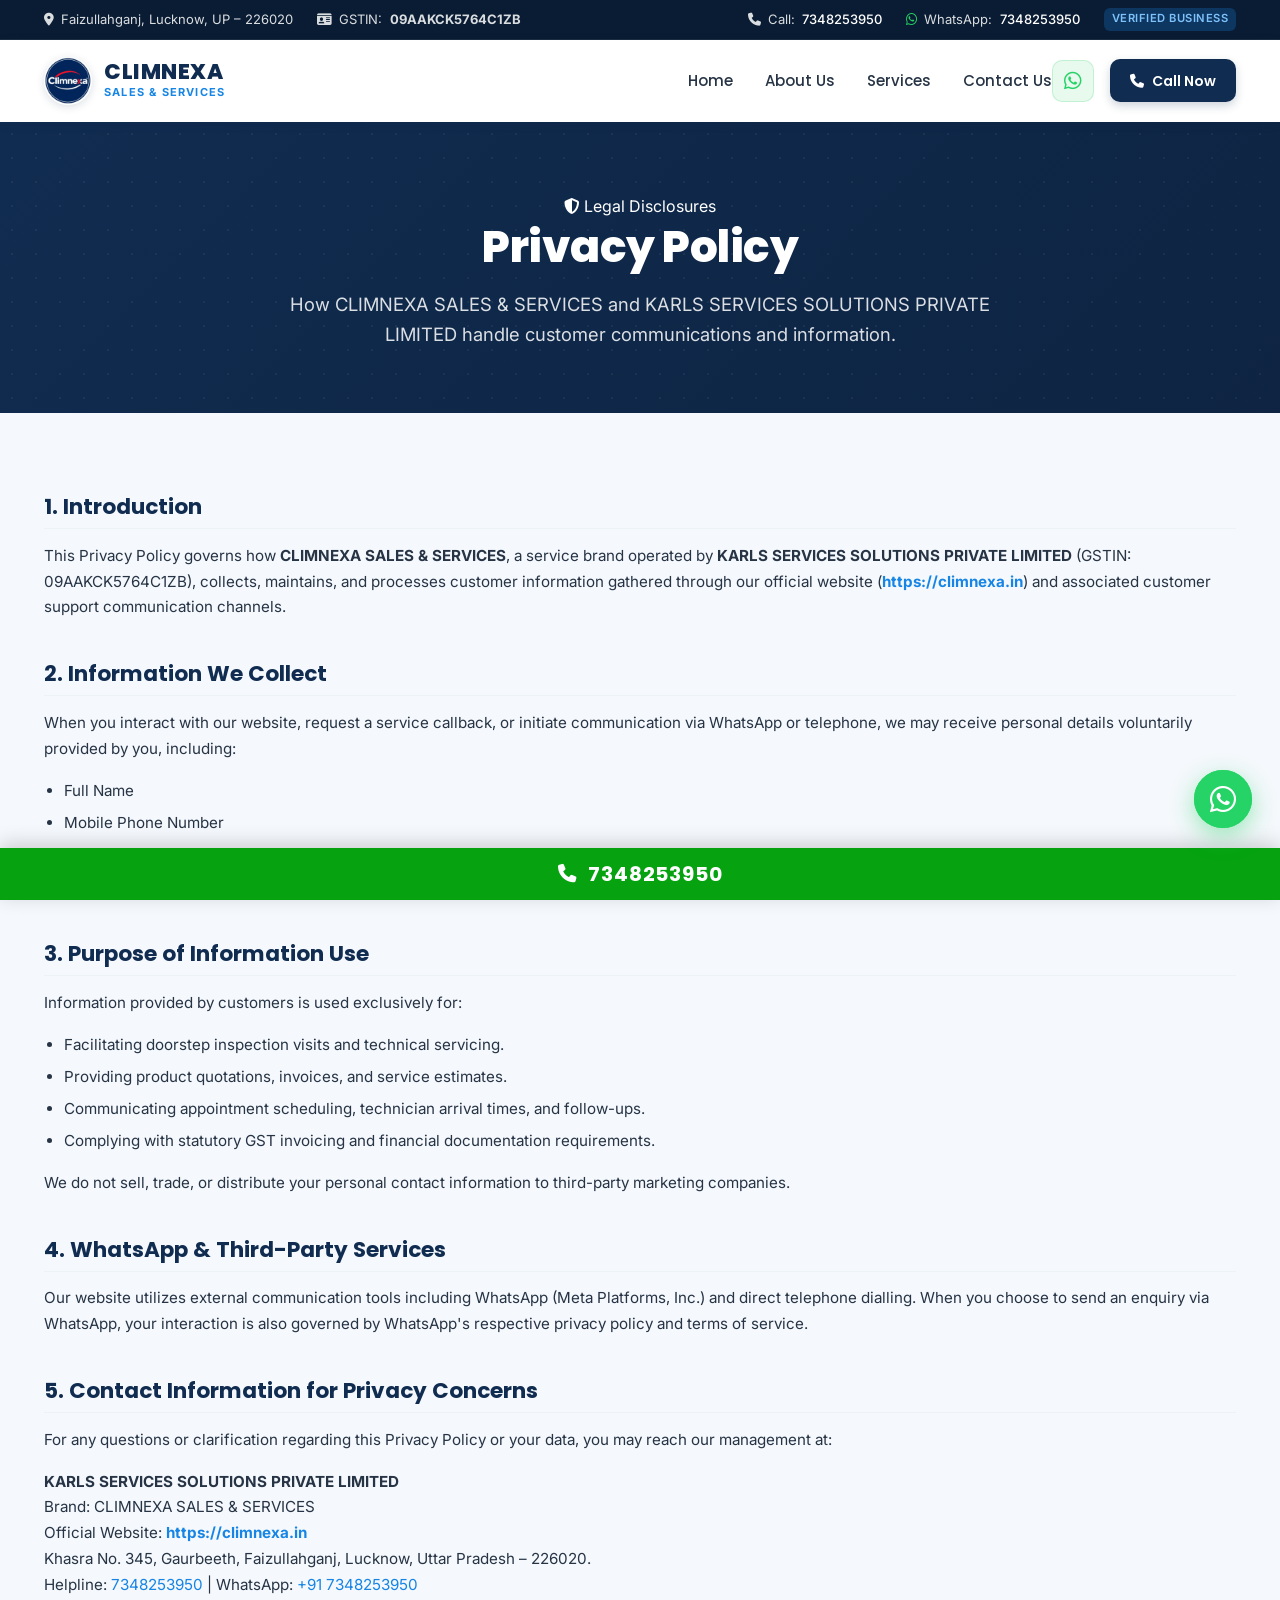
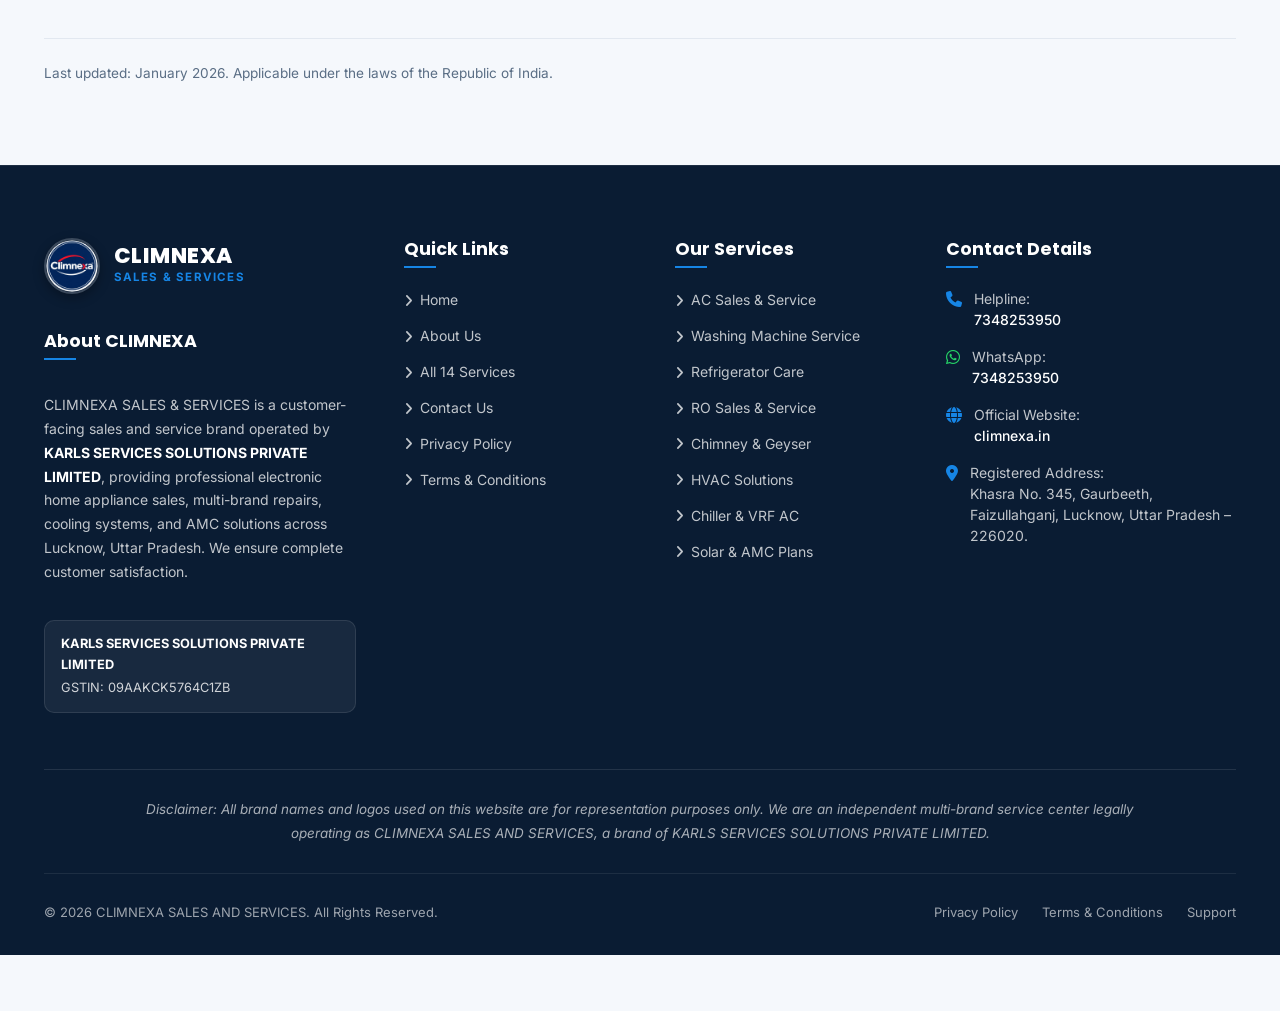
<file: privacy-policy.html>
<!DOCTYPE html>
<html lang="en">
<head>
  <meta charset="UTF-8">
  <meta name="viewport" content="width=device-width, initial-scale=1.0">
  <link rel="canonical" href="https://climnexa.in/privacy-policy.html">
  <title>Privacy Policy – CLIMNEXA SALES & SERVICES</title>
  <meta name="description" content="Privacy Policy for CLIMNEXA SALES & SERVICES, operated by KARLS SERVICES SOLUTIONS PRIVATE LIMITED. Information on data handling and customer privacy.">
  <meta name="author" content="KARLS SERVICES SOLUTIONS PRIVATE LIMITED">
  <meta name="theme-color" content="#102C50">

  <!-- Favicon -->
  <link rel="icon" type="image/png" href="assets/icons/favicon.png">

  <!-- Google Fonts: Poppins & Inter -->
  <link rel="preconnect" href="https://fonts.googleapis.com">
  <link rel="preconnect" href="https://fonts.gstatic.com" crossorigin>
  <link href="https://fonts.googleapis.com/css2?family=Inter:wght@400;500;600;700&family=Poppins:wght@500;600;700;800&display=swap" rel="stylesheet">

  <!-- Font Awesome Icons -->
  <link rel="stylesheet" href="https://cdnjs.cloudflare.com/ajax/libs/font-awesome/6.5.1/css/all.min.css">

  <!-- Custom Stylesheet -->
  <link rel="stylesheet" href="css/style.css">
</head>
<body>

  <!-- Top Informational Bar -->
  <div class="top-bar">
    <div class="container">
      <div class="top-bar-content">
        <div class="top-bar-left">
          <span class="top-bar-item">
            <i class="fa-solid fa-location-dot"></i>
            Faizullahganj, Lucknow, UP – 226020
          </span>
          <span class="top-bar-item">
            <i class="fa-solid fa-id-card"></i>
            GSTIN: <strong>09AAKCK5764C1ZB</strong>
          </span>
        </div>
        <div class="top-bar-right">
          <span class="top-bar-item">
            <i class="fa-solid fa-phone"></i>
            Call: <a href="tel:+917348253950">7348253950</a>
          </span>
          <span class="top-bar-item">
            <i class="fa-brands fa-whatsapp" style="color: #25D366;"></i>
            WhatsApp: <a href="https://wa.me/917348253950" target="_blank" rel="noopener">7348253950</a>
          </span>
          <span class="top-bar-badge">Verified Business</span>
        </div>
      </div>
    </div>
  </div>

  <!-- Sticky Header & Navigation -->
  <header class="site-header">
    <div class="container">
      <div class="nav-container">
        <!-- Logo -->
        <a href="index.html" class="brand-logo" aria-label="CLIMNEXA SALES & SERVICES Home">
          <img src="assets/images/climnexa-logo.png" alt="CLIMNEXA Logo" class="brand-logo-img">
          <div class="brand-text-block">
            <span class="brand-title">CLIMNEXA</span>
            <span class="brand-tagline">Sales &amp; Services</span>
          </div>
        </a>

        <!-- Main Navigation Links -->
        <nav class="main-navigation" aria-label="Primary Navigation">
          <ul class="nav-menu">
            <li><a href="index.html" class="nav-link">Home</a></li>
            <li><a href="about.html" class="nav-link">About Us</a></li>
            <li><a href="services.html" class="nav-link">Services</a></li>
            <li><a href="contact.html" class="nav-link">Contact Us</a></li>
            
          </ul>

          <div class="nav-actions">
            <a href="https://wa.me/917348253950" class="header-whatsapp-btn" target="_blank" rel="noopener" aria-label="WhatsApp CLIMNEXA SALES & SERVICES">
              <i class="fa-brands fa-whatsapp"></i>
            </a>
            <a href="tel:+917348253950" class="header-phone-btn">
              <i class="fa-solid fa-phone"></i>
              <span>Call Now</span>
            </a>
          </div>
        </nav>

        <!-- Mobile Hamburger Button -->
        <button class="hamburger-btn" aria-label="Toggle navigation menu" aria-expanded="false">
          <span class="hamburger-line"></span>
          <span class="hamburger-line"></span>
          <span class="hamburger-line"></span>
        </button>
      </div>
    </div>
  </header>

  <section class="page-hero">
    <div class="container">
      <div class="page-hero-content reveal-fade-up">
        <div class="page-hero-badge">
          <i class="fa-solid fa-shield-halved"></i>
          Legal Disclosures
        </div>
        <h1 class="page-hero-title">Privacy Policy</h1>
        <p class="page-hero-subtitle">
          How CLIMNEXA SALES &amp; SERVICES and KARLS SERVICES SOLUTIONS PRIVATE LIMITED handle customer communications and information.
        </p>
      </div>
    </div>
  </section>

  <section class="section">
    <div class="container">
      <div class="legal-content-card reveal-fade-up">
        <div class="legal-section">
          <h2>1. Introduction</h2>
          <p>
            This Privacy Policy governs how <strong>CLIMNEXA SALES &amp; SERVICES</strong>, a service brand operated by <strong>KARLS SERVICES SOLUTIONS PRIVATE LIMITED</strong> (GSTIN: 09AAKCK5764C1ZB), collects, maintains, and processes customer information gathered through our official website (<a href="https://climnexa.in" target="_blank" rel="noopener"><strong>https://climnexa.in</strong></a>) and associated customer support communication channels.
          </p>
        </div>

        <div class="legal-section">
          <h2>2. Information We Collect</h2>
          <p>
            When you interact with our website, request a service callback, or initiate communication via WhatsApp or telephone, we may receive personal details voluntarily provided by you, including:
          </p>
          <ul>
            <li>Full Name</li>
            <li>Mobile Phone Number</li>
            <li>Service Address / Area in Lucknow, Uttar Pradesh</li>
            <li>Appliance Type, Make, and Description of Fault / Sales Enquiry</li>
          </ul>
        </div>

        <div class="legal-section">
          <h2>3. Purpose of Information Use</h2>
          <p>
            Information provided by customers is used exclusively for:
          </p>
          <ul>
            <li>Facilitating doorstep inspection visits and technical servicing.</li>
            <li>Providing product quotations, invoices, and service estimates.</li>
            <li>Communicating appointment scheduling, technician arrival times, and follow-ups.</li>
            <li>Complying with statutory GST invoicing and financial documentation requirements.</li>
          </ul>
          <p>
            We do not sell, trade, or distribute your personal contact information to third-party marketing companies.
          </p>
        </div>

        <div class="legal-section">
          <h2>4. WhatsApp &amp; Third-Party Services</h2>
          <p>
            Our website utilizes external communication tools including WhatsApp (Meta Platforms, Inc.) and direct telephone dialling. When you choose to send an enquiry via WhatsApp, your interaction is also governed by WhatsApp's respective privacy policy and terms of service.
          </p>
        </div>

        <div class="legal-section">
          <h2>5. Contact Information for Privacy Concerns</h2>
          <p>
            For any questions or clarification regarding this Privacy Policy or your data, you may reach our management at:
          </p>
          <p>
            <strong>KARLS SERVICES SOLUTIONS PRIVATE LIMITED</strong><br>
            Brand: CLIMNEXA SALES &amp; SERVICES<br>
            Official Website: <a href="https://climnexa.in" target="_blank" rel="noopener"><strong>https://climnexa.in</strong></a><br>
            Khasra No. 345, Gaurbeeth, Faizullahganj, Lucknow, Uttar Pradesh – 226020.<br>
            Helpline: <a href="tel:+917348253950">7348253950</a> | WhatsApp: <a href="https://wa.me/917348253950">+91 7348253950</a>
          </p>
        </div>

        <div style="margin-top: 2rem; padding-top: 1.5rem; border-top: 1px solid var(--color-border); font-size: 0.85rem; color: var(--color-text-muted);">
          Last updated: January 2026. Applicable under the laws of the Republic of India.
        </div>
      </div>
    </div>
  </section>

  <!-- Site Footer -->
  <footer class="site-footer">
    <div class="container">
      <div class="footer-grid">
        <!-- Col 1: Brand Info -->
        <div class="footer-brand-col">
          <a href="index.html" class="footer-brand-logo" aria-label="CLIMNEXA SALES & SERVICES Home">
            <img src="assets/images/climnexa-logo.png" alt="CLIMNEXA Logo" class="footer-logo">
            <div class="footer-brand-text">
              <span class="footer-brand-name">CLIMNEXA</span>
              <span class="footer-brand-tag">Sales &amp; Services</span>
            </div>
          </a>
          <h4 class="footer-heading" style="margin-top: 0.5rem; margin-bottom: 0.85rem;">About CLIMNEXA</h4>
          <p class="footer-brand-desc">
            CLIMNEXA SALES &amp; SERVICES is a customer-facing sales and service brand operated by <strong>KARLS SERVICES SOLUTIONS PRIVATE LIMITED</strong>, providing professional electronic home appliance sales, multi-brand repairs, cooling systems, and AMC solutions across Lucknow, Uttar Pradesh. We ensure complete customer satisfaction.
          </p>
          <div class="footer-legal-tag">
            <strong>KARLS SERVICES SOLUTIONS PRIVATE LIMITED</strong>
            GSTIN: 09AAKCK5764C1ZB
          </div>
        </div>

        <!-- Col 2: Quick Links -->
        <div>
          <h4 class="footer-heading">Quick Links</h4>
          <ul class="footer-links-list">
            <li><a href="index.html"><i class="fa-solid fa-angle-right"></i> Home</a></li>
            <li><a href="about.html"><i class="fa-solid fa-angle-right"></i> About Us</a></li>
            <li><a href="services.html"><i class="fa-solid fa-angle-right"></i> All 14 Services</a></li>
            <li><a href="contact.html"><i class="fa-solid fa-angle-right"></i> Contact Us</a></li>
            <li><a href="privacy-policy.html"><i class="fa-solid fa-angle-right"></i> Privacy Policy</a></li>
            <li><a href="terms-and-conditions.html"><i class="fa-solid fa-angle-right"></i> Terms &amp; Conditions</a></li>
          </ul>
        </div>

        <!-- Col 3: Services -->
        <div>
          <h4 class="footer-heading">Our Services</h4>
          <ul class="footer-links-list">
            <li><a href="services.html#service-ac"><i class="fa-solid fa-angle-right"></i> AC Sales &amp; Service</a></li>
            <li><a href="services.html#service-washing"><i class="fa-solid fa-angle-right"></i> Washing Machine Service</a></li>
            <li><a href="services.html#service-fridge"><i class="fa-solid fa-angle-right"></i> Refrigerator Care</a></li>
            <li><a href="services.html#service-ro"><i class="fa-solid fa-angle-right"></i> RO Sales &amp; Service</a></li>
            <li><a href="services.html#service-chimney"><i class="fa-solid fa-angle-right"></i> Chimney &amp; Geyser</a></li>
            <li><a href="services.html#service-hvac"><i class="fa-solid fa-angle-right"></i> HVAC Solutions</a></li>
            <li><a href="services.html#service-chiller"><i class="fa-solid fa-angle-right"></i> Chiller &amp; VRF AC</a></li>
            <li><a href="services.html#service-amc"><i class="fa-solid fa-angle-right"></i> Solar &amp; AMC Plans</a></li>
          </ul>
        </div>

        <!-- Col 4: Contact & Address -->
        <div>
          <h4 class="footer-heading">Contact Details</h4>
          <div class="footer-contact-list">
            <div class="footer-contact-item">
              <i class="fa-solid fa-phone"></i>
              <div>
                <span>Helpline:</span><br>
                <a href="tel:+917348253950">7348253950</a>
              </div>
            </div>
            <div class="footer-contact-item">
              <i class="fa-brands fa-whatsapp" style="color: #25D366;"></i>
              <div>
                <span>WhatsApp:</span><br>
                <a href="https://wa.me/917348253950" target="_blank" rel="noopener">7348253950</a>
              </div>
            </div>
            <div class="footer-contact-item">
              <i class="fa-solid fa-globe"></i>
              <div>
                <span>Official Website:</span><br>
                <a href="https://climnexa.in">climnexa.in</a>
              </div>
            </div>
            <div class="footer-contact-item">
              <i class="fa-solid fa-location-dot"></i>
              <div>
                <span>Registered Address:</span><br>
                Khasra No. 345, Gaurbeeth, Faizullahganj, Lucknow, Uttar Pradesh – 226020.
              </div>
            </div>
          </div>
        </div>
      </div>

      <!-- Footer Disclaimer -->
      <div class="footer-disclaimer">
        <p>
          <em>Disclaimer: All brand names and logos used on this website are for representation purposes only. We are an independent multi-brand service center legally operating as CLIMNEXA SALES AND SERVICES, a brand of KARLS SERVICES SOLUTIONS PRIVATE LIMITED.</em>
        </p>
      </div>

      <!-- Footer Bottom -->
      <div class="footer-bottom">
        <div>
          &copy; 2026 CLIMNEXA SALES AND SERVICES. All Rights Reserved.
        </div>
        <div class="footer-bottom-links">
          <a href="privacy-policy.html">Privacy Policy</a>
          <a href="terms-and-conditions.html">Terms &amp; Conditions</a>
          <a href="contact.html">Support</a>
        </div>
      </div>
    </div>
  </footer>

  <!-- Scripts -->
  <script src="js/script.js"></script>

    <!-- Floating WhatsApp Button -->
  <aside class="floating-contact-group" aria-label="Quick WhatsApp Contact">
    <div class="floating-action-item">
      <div class="floating-tooltip">Chat on WhatsApp</div>
      <a href="https://wa.me/917348253950" class="floating-btn floating-btn-whatsapp" target="_blank" rel="noopener" aria-label="Chat on WhatsApp">
        <i class="fa-brands fa-whatsapp"></i>
      </a>
    </div>
  </aside>

    <!-- Sticky Calling Bar (Helpline Number) -->
  <div class="sticky-call-bar" id="stickyCallBar">
    <a href="tel:+917348253950" class="sticky-call-btn" aria-label="Call 7348253950">
      <i class="fa-solid fa-phone"></i>
      <span>7348253950</span>
    </a>
  </div>
</body>
</html>
</file>
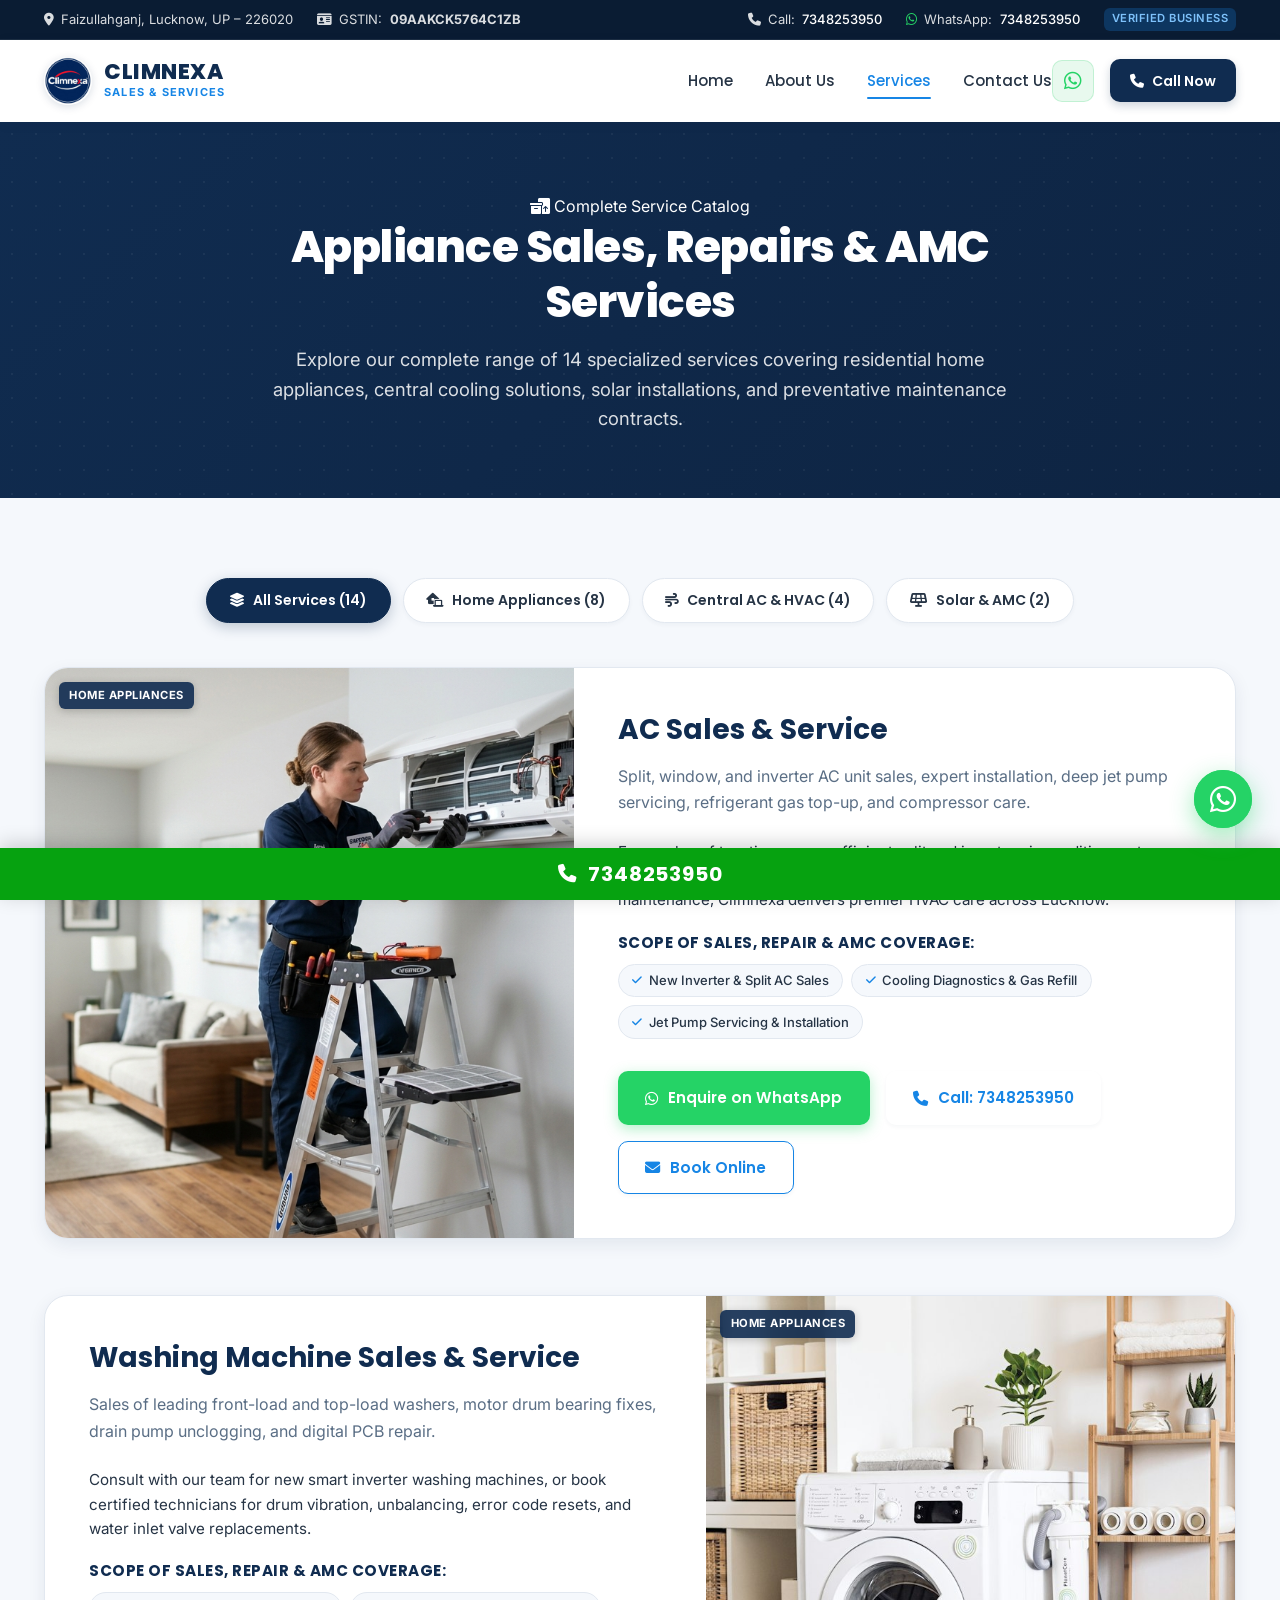
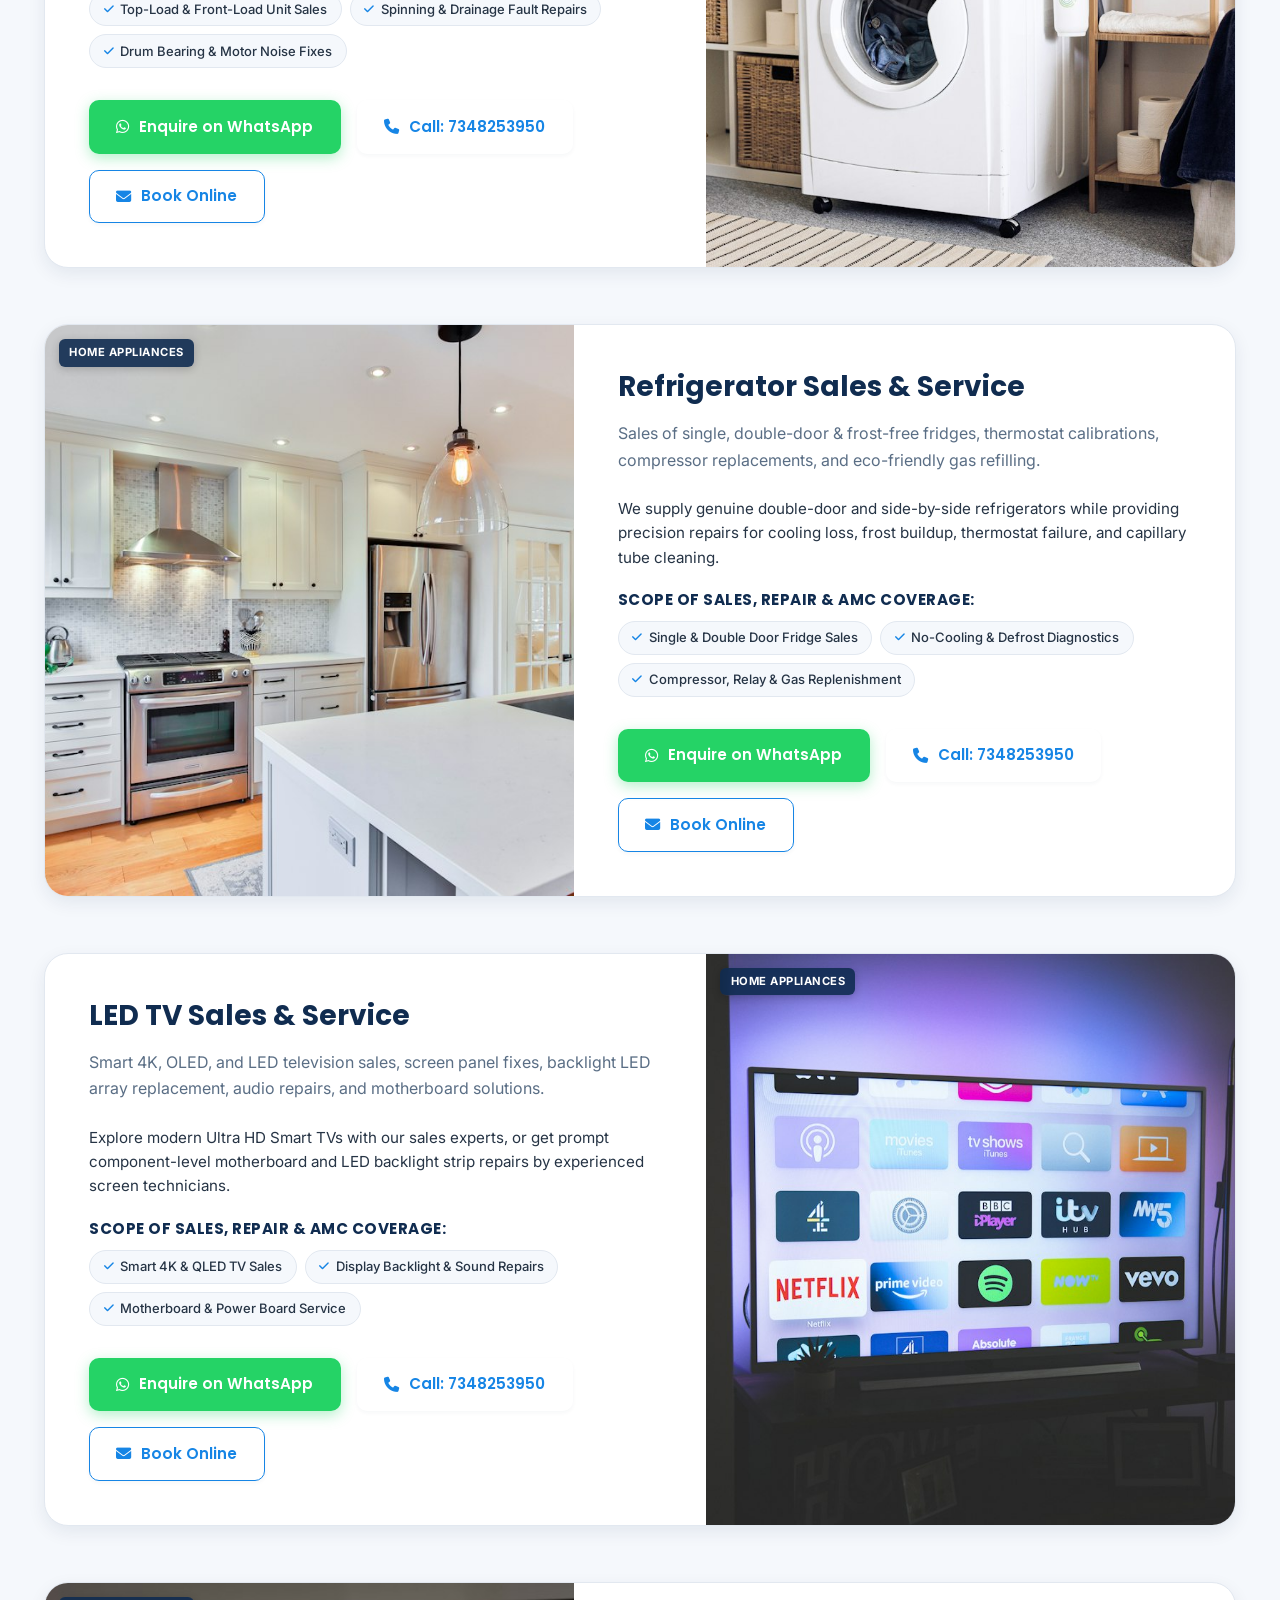
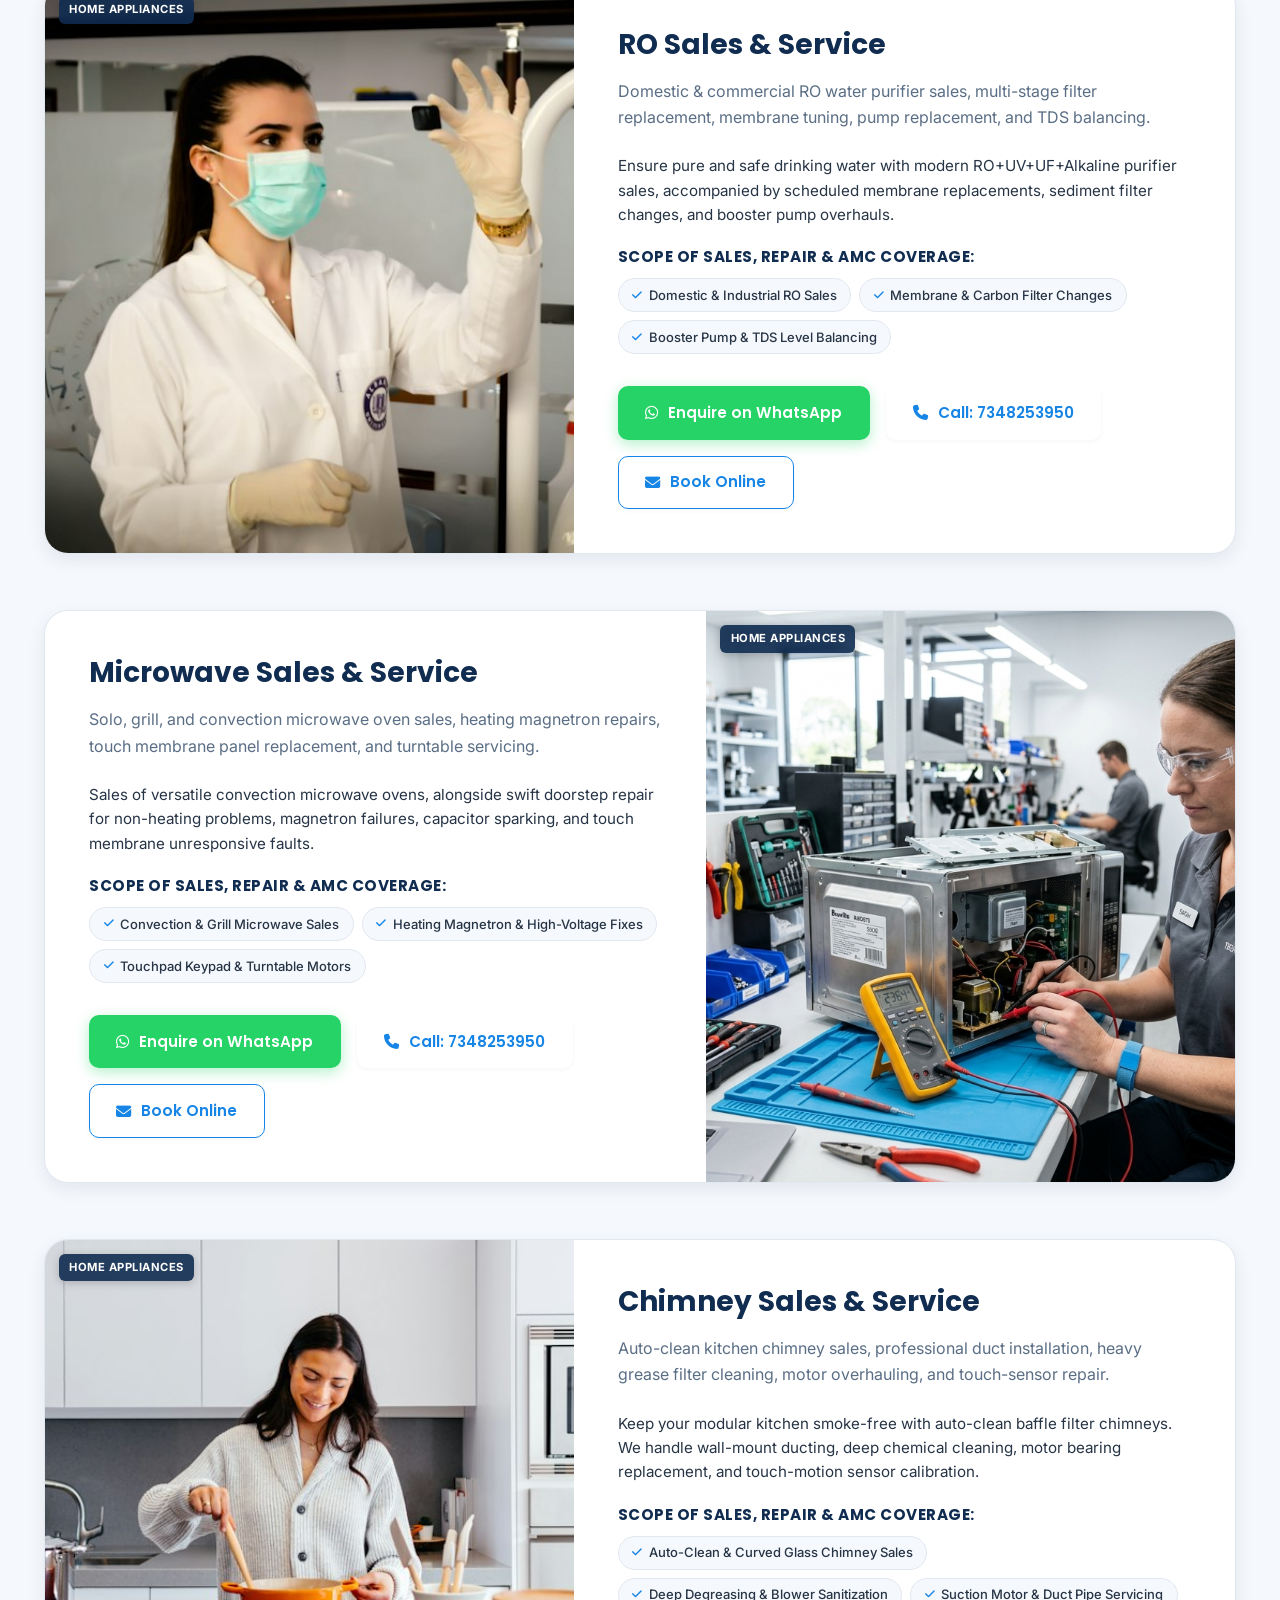
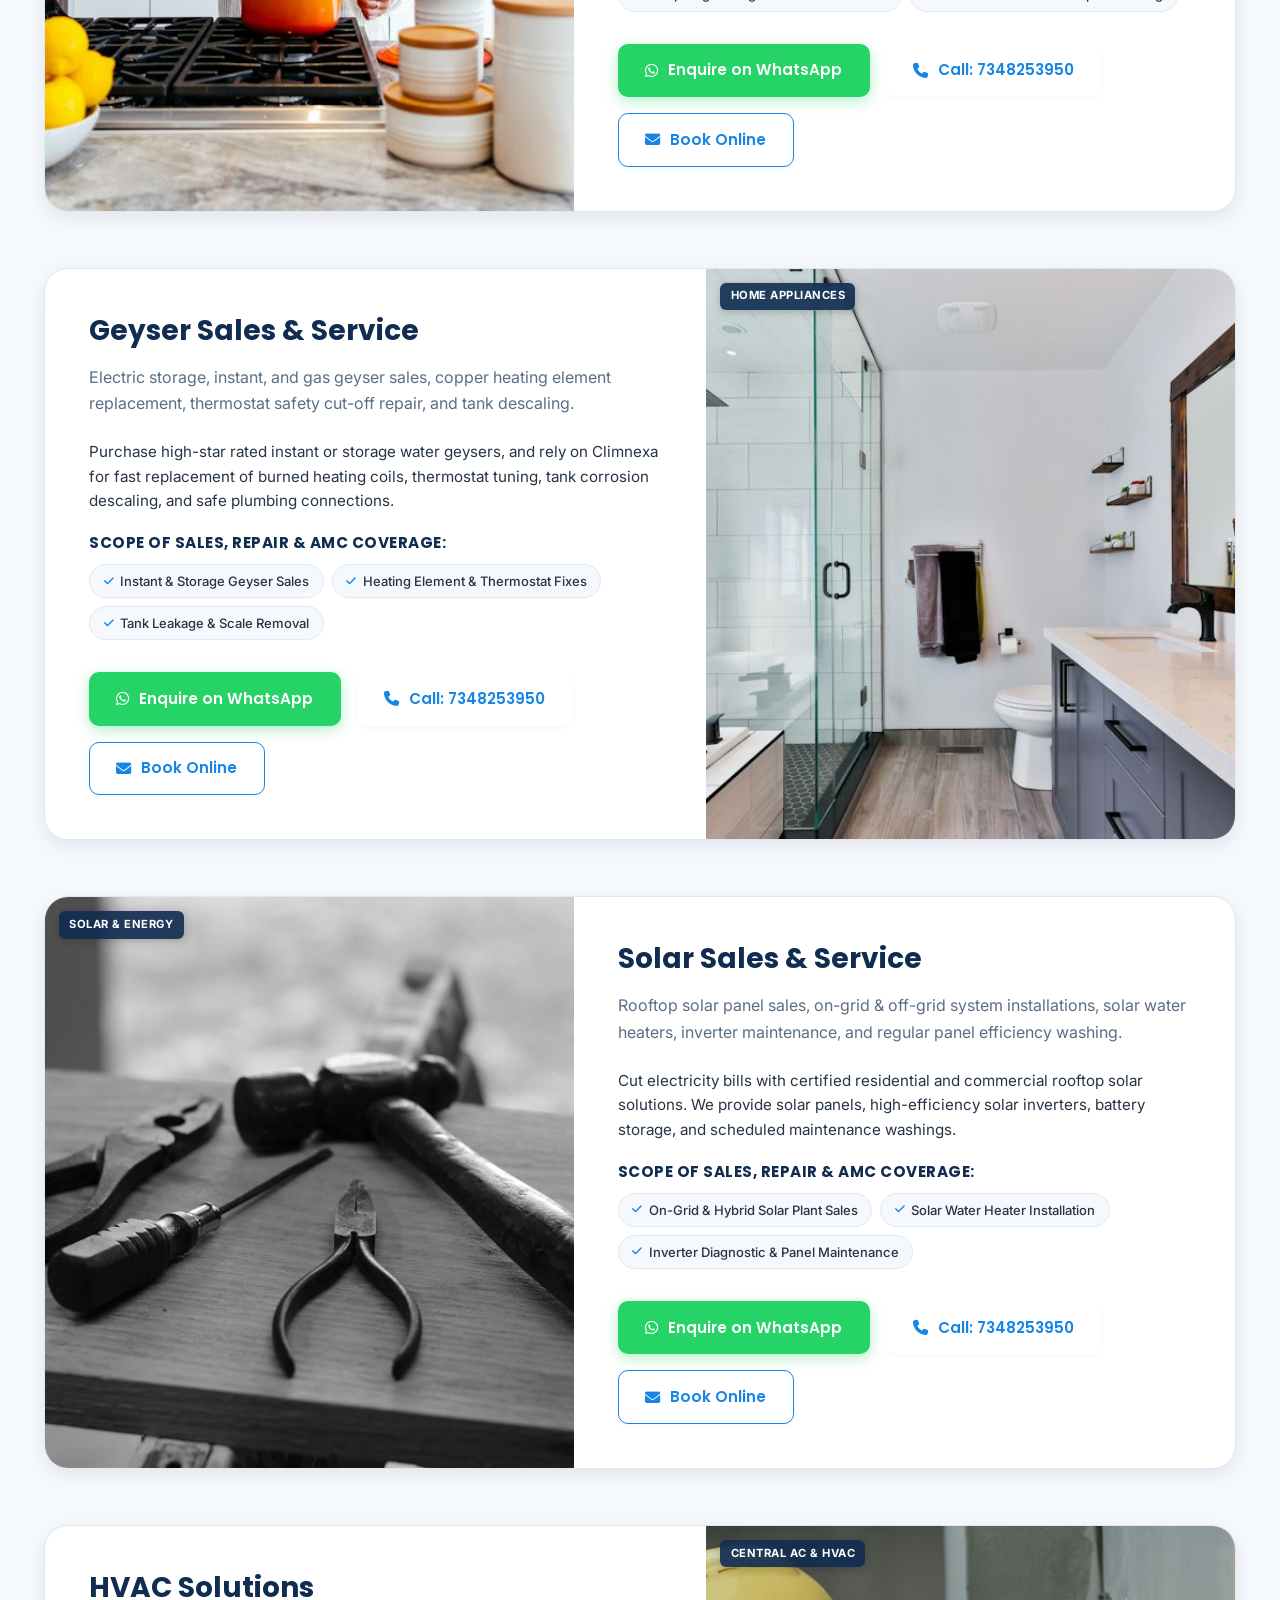
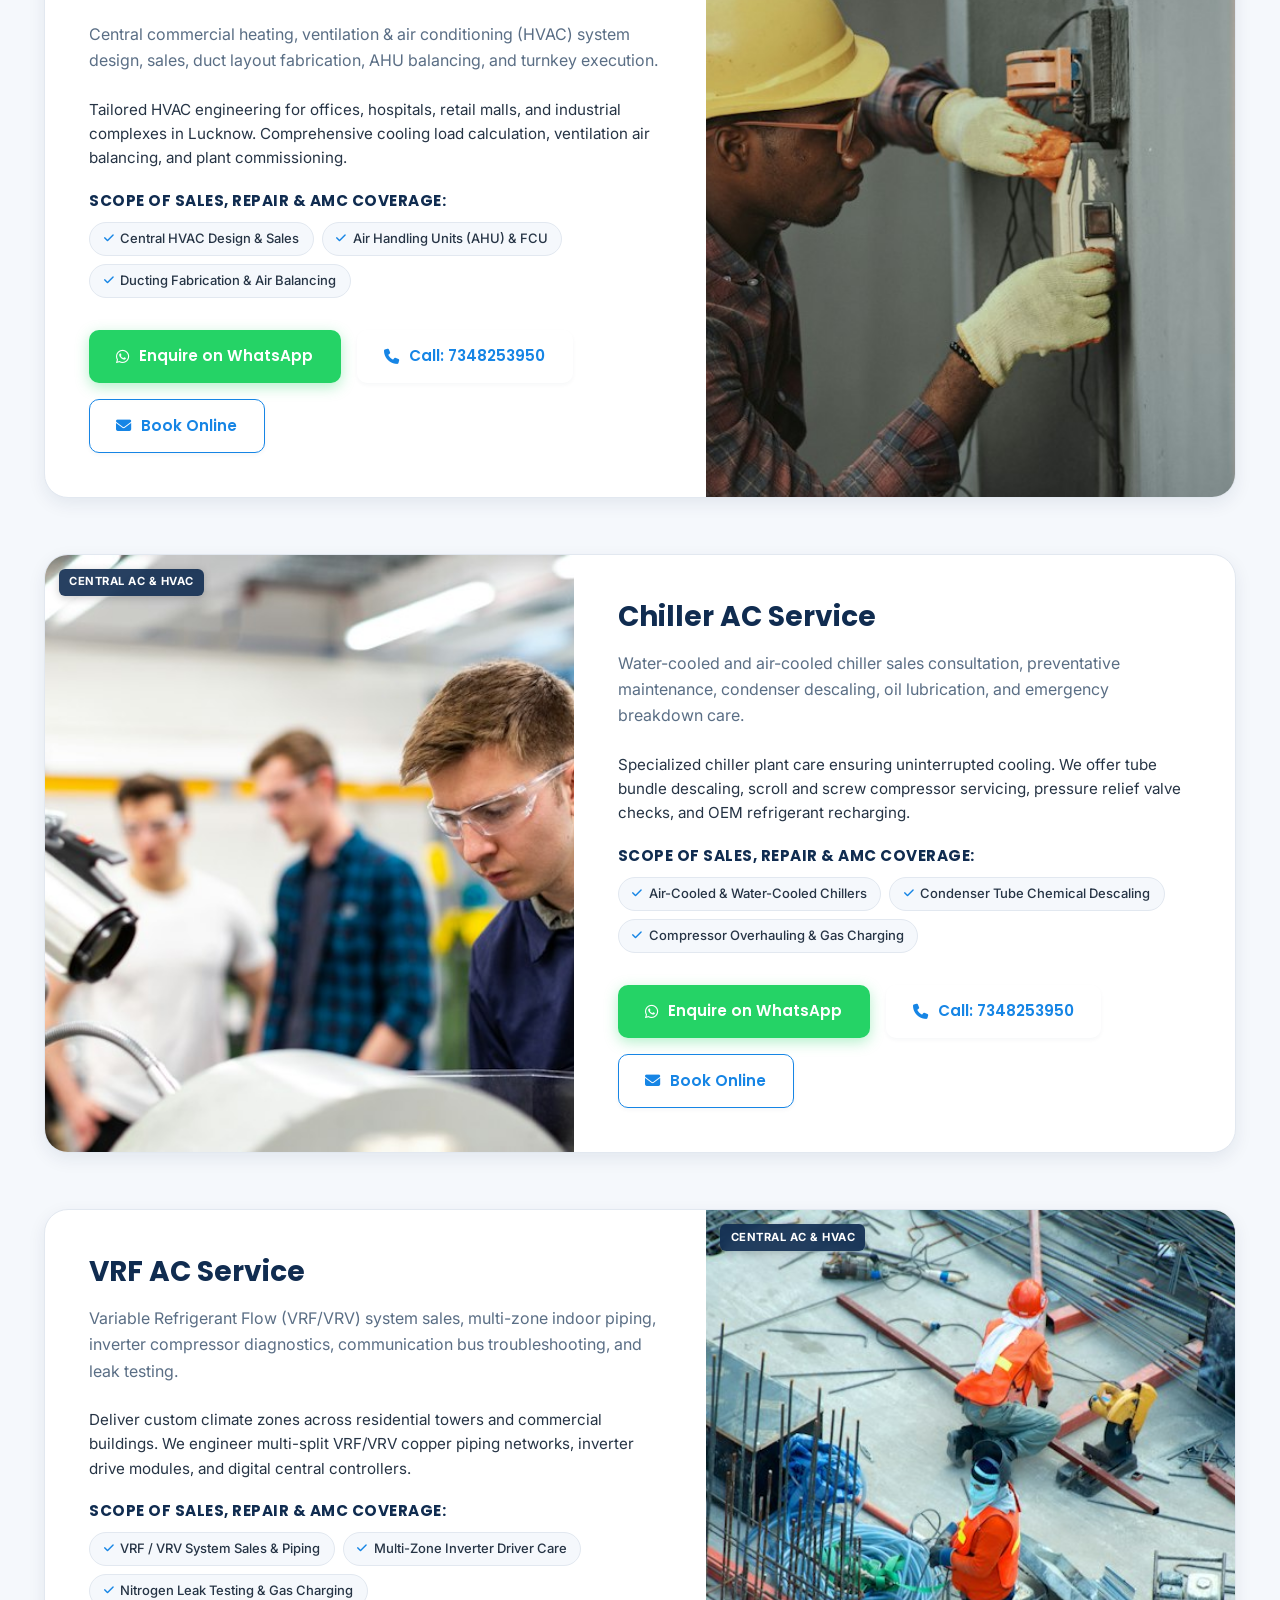
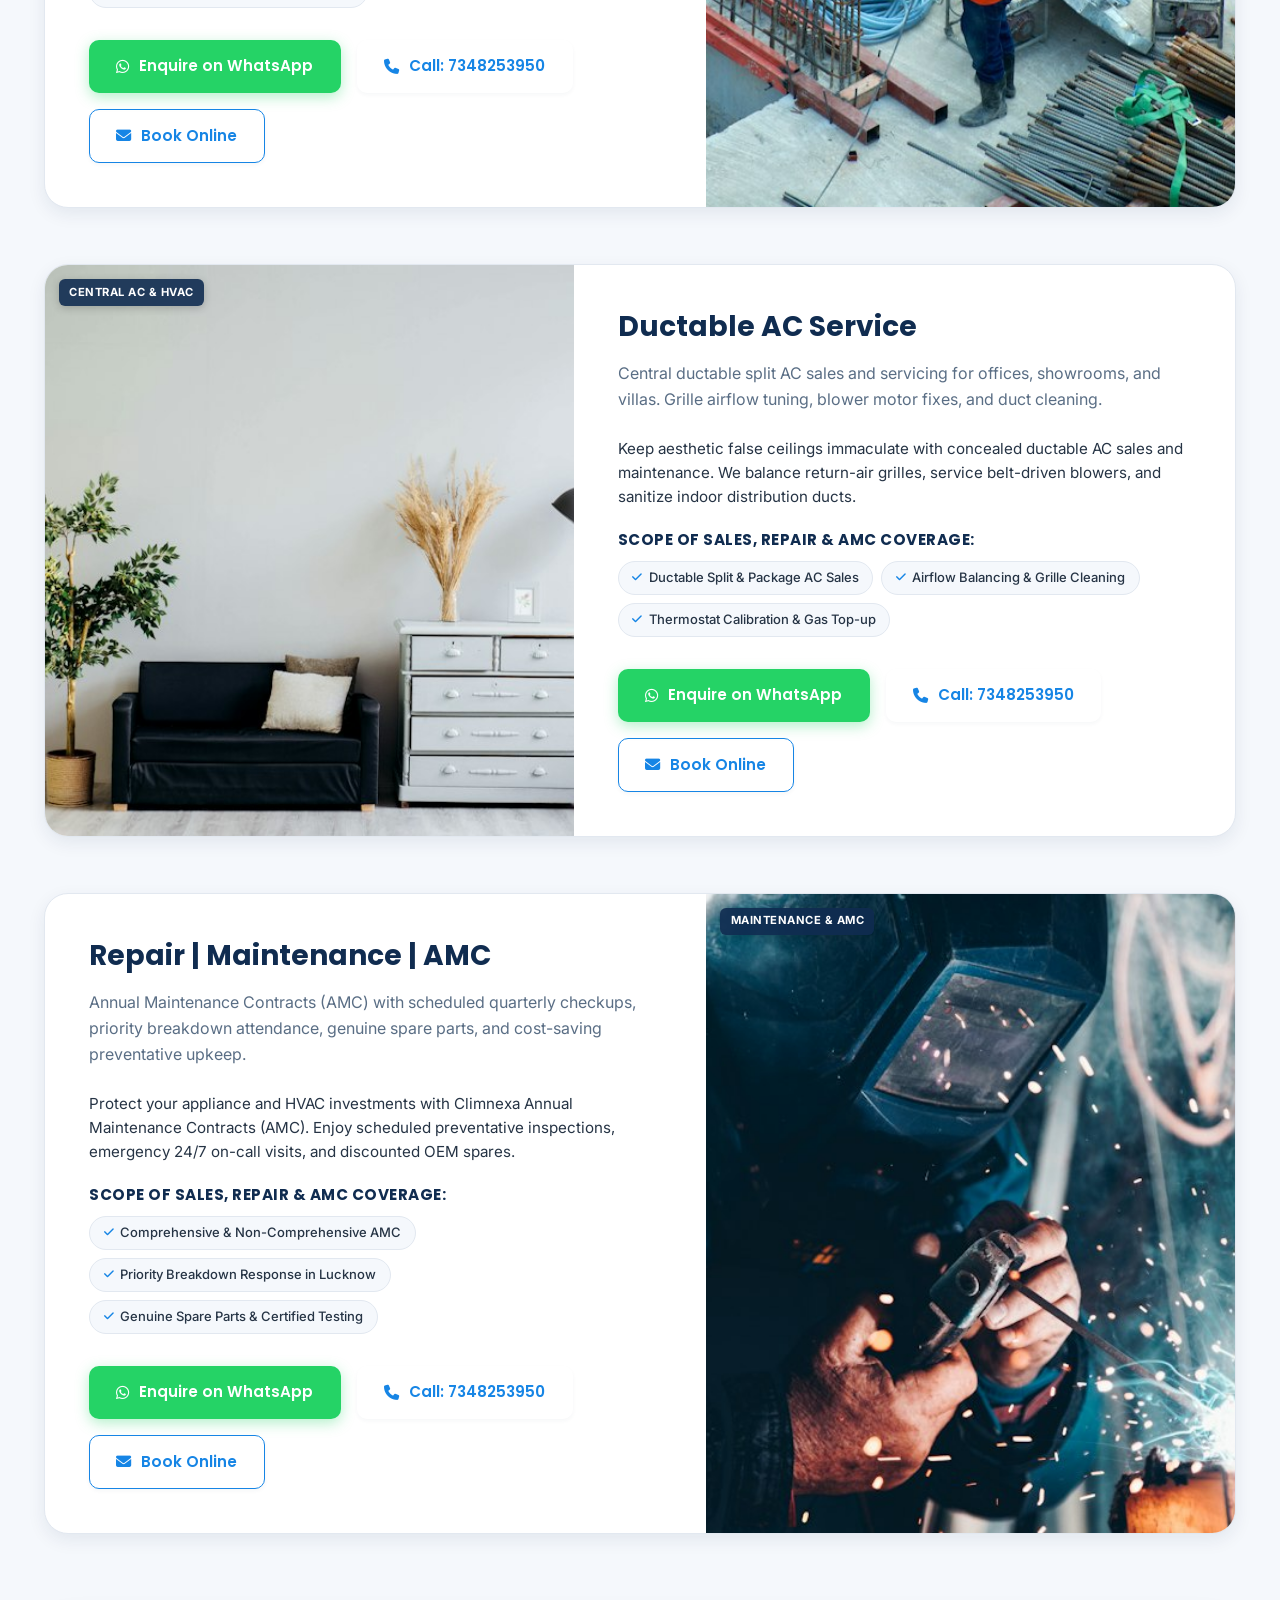
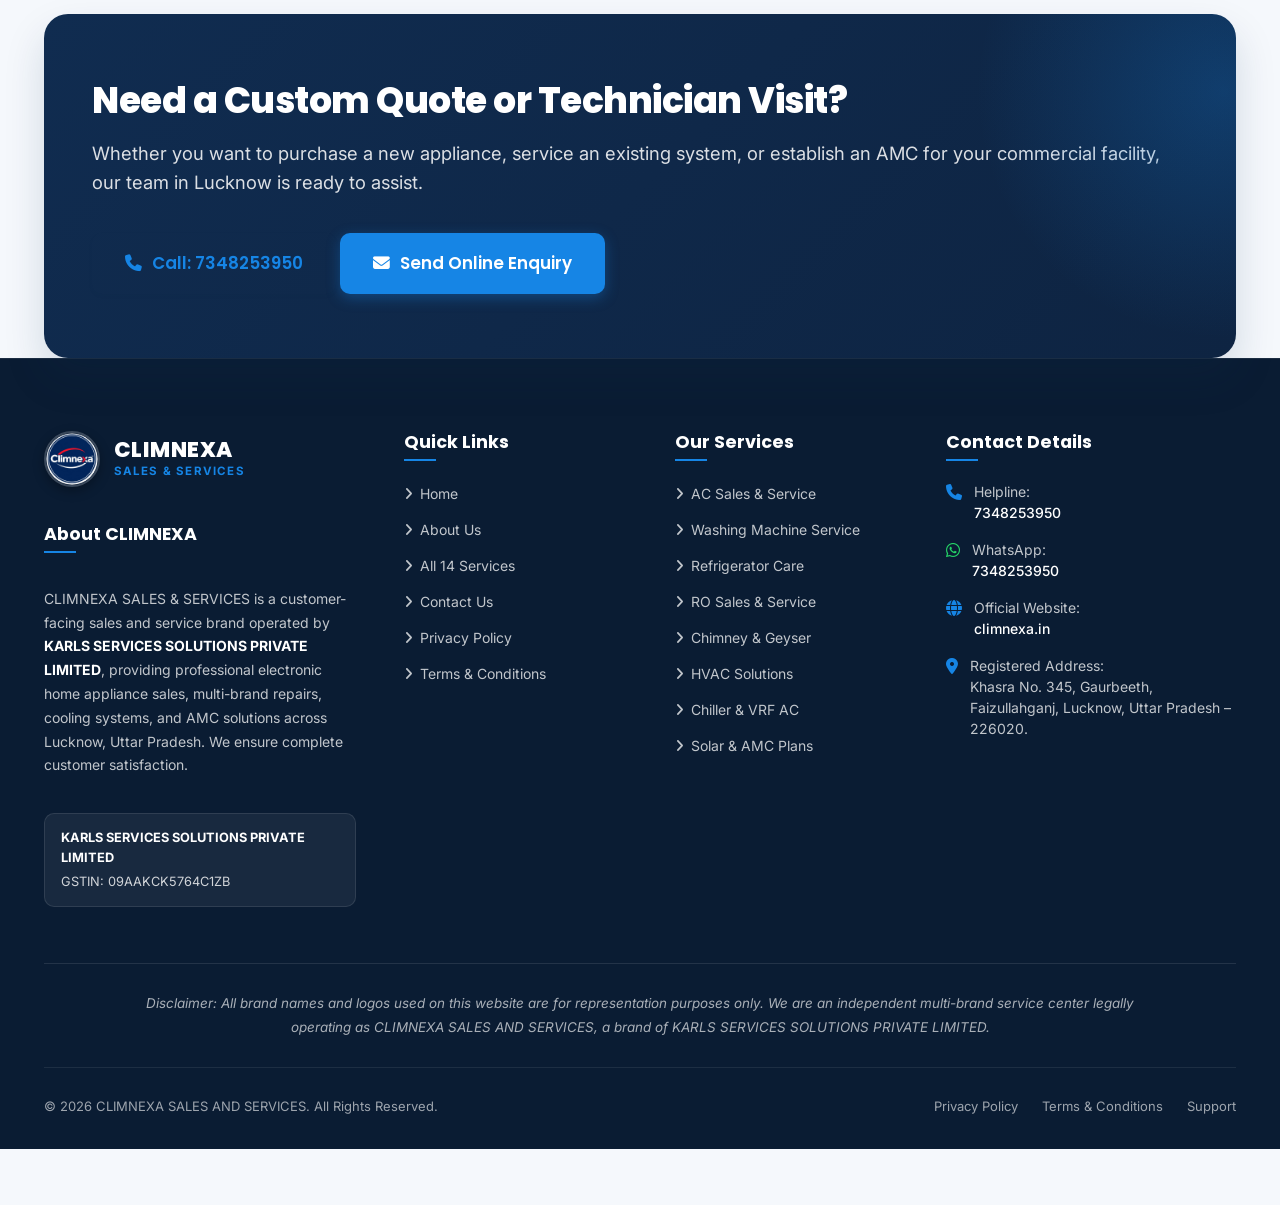
<file: services.html>
<!DOCTYPE html>
<html lang="en">
<head>
  <meta charset="UTF-8">
  <meta name="viewport" content="width=device-width, initial-scale=1.0">
  <link rel="canonical" href="https://climnexa.in/services.html">
  <title>Our Services – CLIMNEXA SALES & SERVICES | Home Appliances & Central Cooling</title>
  <meta name="description" content="Discover CLIMNEXA SALES & SERVICES full portfolio: AC, Washing Machine, Refrigerator, LED TV, RO, Microwave, Chimney, Geyser, Solar, HVAC Solutions, Chillers, VRF & AMCs in Lucknow.">
  <meta name="keywords" content="Climnexa services, appliance sales Lucknow, AC service Lucknow, Chiller AC repair, VRF HVAC Lucknow, RO water purifier, solar rooftop Lucknow, appliance AMC">
  <meta name="author" content="KARLS SERVICES SOLUTIONS PRIVATE LIMITED">
  <meta name="theme-color" content="#102C50">

  <!-- Open Graph -->
  <meta property="og:type" content="website">
  <meta property="og:url" content="https://climnexa.in/services.html">
  <meta property="og:title" content="Our Services – CLIMNEXA SALES & SERVICES Lucknow">
  <meta property="og:description" content="Complete sales, installation, repair, and AMC solutions for 14 residential and commercial appliance categories.">
  <meta property="og:image" content="assets/images/climnexa-logo.png">

  <!-- Favicon -->
  <link rel="icon" type="image/png" href="assets/icons/favicon.png">

  <!-- Google Fonts: Poppins & Inter -->
  <link rel="preconnect" href="https://fonts.googleapis.com">
  <link rel="preconnect" href="https://fonts.gstatic.com" crossorigin>
  <link href="https://fonts.googleapis.com/css2?family=Inter:wght@400;500;600;700&family=Poppins:wght@500;600;700;800&display=swap" rel="stylesheet">

  <!-- Font Awesome Icons -->
  <link rel="stylesheet" href="https://cdnjs.cloudflare.com/ajax/libs/font-awesome/6.5.1/css/all.min.css">

  <!-- Custom Stylesheet -->
  <link rel="stylesheet" href="css/style.css">
</head>
<body>

  <!-- Top Informational Bar -->
  <div class="top-bar">
    <div class="container">
      <div class="top-bar-content">
        <div class="top-bar-left">
          <span class="top-bar-item">
            <i class="fa-solid fa-location-dot"></i>
            Faizullahganj, Lucknow, UP – 226020
          </span>
          <span class="top-bar-item">
            <i class="fa-solid fa-id-card"></i>
            GSTIN: <strong>09AAKCK5764C1ZB</strong>
          </span>
        </div>
        <div class="top-bar-right">
          <span class="top-bar-item">
            <i class="fa-solid fa-phone"></i>
            Call: <a href="tel:+917348253950">7348253950</a>
          </span>
          <span class="top-bar-item">
            <i class="fa-brands fa-whatsapp" style="color: #25D366;"></i>
            WhatsApp: <a href="https://wa.me/917348253950" target="_blank" rel="noopener">7348253950</a>
          </span>
          <span class="top-bar-badge">Verified Business</span>
        </div>
      </div>
    </div>
  </div>

  <!-- Sticky Header & Navigation -->
  <header class="site-header">
    <div class="container">
      <div class="nav-container">
        <!-- Logo -->
        <a href="index.html" class="brand-logo" aria-label="CLIMNEXA SALES & SERVICES Home">
          <img src="assets/images/climnexa-logo.png" alt="CLIMNEXA Logo" class="brand-logo-img">
          <div class="brand-text-block">
            <span class="brand-title">CLIMNEXA</span>
            <span class="brand-tagline">Sales &amp; Services</span>
          </div>
        </a>

        <!-- Main Navigation Links -->
        <nav class="main-navigation" aria-label="Primary Navigation">
          <ul class="nav-menu">
            <li><a href="index.html" class="nav-link">Home</a></li>
            <li><a href="about.html" class="nav-link">About Us</a></li>
            <li><a href="services.html" class="nav-link active">Services</a></li>
            <li><a href="contact.html" class="nav-link">Contact Us</a></li>
            
          </ul>

          <div class="nav-actions">
            <a href="https://wa.me/917348253950" class="header-whatsapp-btn" target="_blank" rel="noopener" aria-label="WhatsApp CLIMNEXA SALES & SERVICES">
              <i class="fa-brands fa-whatsapp"></i>
            </a>
            <a href="tel:+917348253950" class="header-phone-btn">
              <i class="fa-solid fa-phone"></i>
              <span>Call Now</span>
            </a>
          </div>
        </nav>

        <!-- Mobile Hamburger Button -->
        <button class="hamburger-btn" aria-label="Toggle navigation menu" aria-expanded="false">
          <span class="hamburger-line"></span>
          <span class="hamburger-line"></span>
          <span class="hamburger-line"></span>
        </button>
      </div>
    </div>
  </header>

  <!-- Page Hero Banner -->
  <section class="page-hero">
    <div class="container">
      <div class="page-hero-content reveal-fade-up">
        <div class="page-hero-badge">
          <i class="fa-solid fa-boxes-packing"></i>
          Complete Service Catalog
        </div>
        <h1 class="page-hero-title">Appliance Sales, Repairs &amp; AMC Services</h1>
        <p class="page-hero-subtitle">
          Explore our complete range of 14 specialized services covering residential home appliances, central cooling solutions, solar installations, and preventative maintenance contracts.
        </p>
      </div>
    </div>
  </section>

  <!-- Services Detailed Section -->
  <section class="section">
    <div class="container">
      <!-- Category Filter Bar -->
      <div class="services-filter-bar reveal-fade-up">
        <button class="filter-btn active" data-filter="all">
          <i class="fa-solid fa-layer-group"></i> All Services (14)
        </button>
        <button class="filter-btn" data-filter="appliances">
          <i class="fa-solid fa-house-laptop"></i> Home Appliances (8)
        </button>
        <button class="filter-btn" data-filter="hvac">
          <i class="fa-solid fa-wind"></i> Central AC &amp; HVAC (4)
        </button>
        <button class="filter-btn" data-filter="solar-amc">
          <i class="fa-solid fa-solar-panel"></i> Solar &amp; AMC (2)
        </button>
      </div>

      <div class="services-detailed-list" style="display: flex; flex-direction: column; gap: 3.5rem;">
      <!-- Service Detail Item: AC Sales & Service -->
      <article class="service-detailed-card reveal-fade-up service-card" data-category="appliances" id="service-ac">
        <div class="service-detailed-image">
          <img src="assets/images/ac-repair.jpg" alt="AC Sales & Service - CLIMNEXA SALES & SERVICES Lucknow" class="service-detailed-img" loading="lazy">
          <div class="service-category-badge">Home Appliances</div>
        </div>
        <div class="service-detailed-content">
          <h2 class="service-detailed-title">AC Sales & Service</h2>
          <p class="service-detailed-desc">
            Split, window, and inverter AC unit sales, expert installation, deep jet pump servicing, refrigerant gas top-up, and compressor care.
          </p>
          <p class="service-detailed-text" style="font-size: 0.95rem; color: var(--color-text); margin-bottom: 1.25rem; line-height: 1.6;">
            From sales of top-tier energy-efficient split and inverter air conditioners to complete troubleshooting of cooling coils, gas leakages, and seasonal maintenance, Climnexa delivers premier HVAC care across Lucknow.
          </p>
          <h4 class="issues-heading">Scope of Sales, Repair &amp; AMC Coverage:</h4>
          <div class="issues-tags-grid">
            <span class="issue-tag"><i class="fa-solid fa-check"></i> New Inverter & Split AC Sales</span>
              <span class="issue-tag"><i class="fa-solid fa-check"></i> Cooling Diagnostics & Gas Refill</span>
              <span class="issue-tag"><i class="fa-solid fa-check"></i> Jet Pump Servicing & Installation</span>
              
          </div>
          <div class="service-detailed-actions">
            <a href="https://wa.me/917348253950?text=Hello%20CLIMNEXA%20SALES%20%26%20SERVICES%2C%20I%20would%20like%20to%20enquire%20about%20AC%20Sales%20%26%20Service." class="btn btn-whatsapp" target="_blank" rel="noopener" aria-label="Book AC Sales & Service on WhatsApp">
              <i class="fa-brands fa-whatsapp"></i> Enquire on WhatsApp
            </a>
            <a href="tel:+917348253950" class="btn btn-secondary" aria-label="Call CLIMNEXA helpline">
              <i class="fa-solid fa-phone"></i> Call: 7348253950
            </a>
            <a href="contact.html?service=AC%20Sales%20%26%20Service" class="btn btn-outline-accent" aria-label="Fill online enquiry form">
              <i class="fa-solid fa-envelope"></i> Book Online
            </a>
          </div>
        </div>
      </article>

      <!-- Service Detail Item: Washing Machine Sales & Service -->
      <article class="service-detailed-card reveal-fade-up service-card" data-category="appliances" id="service-washing">
        <div class="service-detailed-image">
          <img src="assets/images/washing-machine-repair.jpg" alt="Washing Machine Sales & Service - CLIMNEXA SALES & SERVICES Lucknow" class="service-detailed-img" loading="lazy">
          <div class="service-category-badge">Home Appliances</div>
        </div>
        <div class="service-detailed-content">
          <h2 class="service-detailed-title">Washing Machine Sales & Service</h2>
          <p class="service-detailed-desc">
            Sales of leading front-load and top-load washers, motor drum bearing fixes, drain pump unclogging, and digital PCB repair.
          </p>
          <p class="service-detailed-text" style="font-size: 0.95rem; color: var(--color-text); margin-bottom: 1.25rem; line-height: 1.6;">
            Consult with our team for new smart inverter washing machines, or book certified technicians for drum vibration, unbalancing, error code resets, and water inlet valve replacements.
          </p>
          <h4 class="issues-heading">Scope of Sales, Repair &amp; AMC Coverage:</h4>
          <div class="issues-tags-grid">
            <span class="issue-tag"><i class="fa-solid fa-check"></i> Top-Load & Front-Load Unit Sales</span>
              <span class="issue-tag"><i class="fa-solid fa-check"></i> Spinning & Drainage Fault Repairs</span>
              <span class="issue-tag"><i class="fa-solid fa-check"></i> Drum Bearing & Motor Noise Fixes</span>
              
          </div>
          <div class="service-detailed-actions">
            <a href="https://wa.me/917348253950?text=Hello%20CLIMNEXA%20SALES%20%26%20SERVICES%2C%20I%20would%20like%20to%20enquire%20about%20Washing%20Machine%20Sales%20%26%20Service." class="btn btn-whatsapp" target="_blank" rel="noopener" aria-label="Book Washing Machine Sales & Service on WhatsApp">
              <i class="fa-brands fa-whatsapp"></i> Enquire on WhatsApp
            </a>
            <a href="tel:+917348253950" class="btn btn-secondary" aria-label="Call CLIMNEXA helpline">
              <i class="fa-solid fa-phone"></i> Call: 7348253950
            </a>
            <a href="contact.html?service=Washing%20Machine%20Sales%20%26%20Service" class="btn btn-outline-accent" aria-label="Fill online enquiry form">
              <i class="fa-solid fa-envelope"></i> Book Online
            </a>
          </div>
        </div>
      </article>

      <!-- Service Detail Item: Refrigerator Sales & Service -->
      <article class="service-detailed-card reveal-fade-up service-card" data-category="appliances" id="service-fridge">
        <div class="service-detailed-image">
          <img src="assets/images/refrigerator-repair.jpg" alt="Refrigerator Sales & Service - CLIMNEXA SALES & SERVICES Lucknow" class="service-detailed-img" loading="lazy">
          <div class="service-category-badge">Home Appliances</div>
        </div>
        <div class="service-detailed-content">
          <h2 class="service-detailed-title">Refrigerator Sales & Service</h2>
          <p class="service-detailed-desc">
            Sales of single, double-door & frost-free fridges, thermostat calibrations, compressor replacements, and eco-friendly gas refilling.
          </p>
          <p class="service-detailed-text" style="font-size: 0.95rem; color: var(--color-text); margin-bottom: 1.25rem; line-height: 1.6;">
            We supply genuine double-door and side-by-side refrigerators while providing precision repairs for cooling loss, frost buildup, thermostat failure, and capillary tube cleaning.
          </p>
          <h4 class="issues-heading">Scope of Sales, Repair &amp; AMC Coverage:</h4>
          <div class="issues-tags-grid">
            <span class="issue-tag"><i class="fa-solid fa-check"></i> Single & Double Door Fridge Sales</span>
              <span class="issue-tag"><i class="fa-solid fa-check"></i> No-Cooling & Defrost Diagnostics</span>
              <span class="issue-tag"><i class="fa-solid fa-check"></i> Compressor, Relay & Gas Replenishment</span>
              
          </div>
          <div class="service-detailed-actions">
            <a href="https://wa.me/917348253950?text=Hello%20CLIMNEXA%20SALES%20%26%20SERVICES%2C%20I%20would%20like%20to%20enquire%20about%20Refrigerator%20Sales%20%26%20Service." class="btn btn-whatsapp" target="_blank" rel="noopener" aria-label="Book Refrigerator Sales & Service on WhatsApp">
              <i class="fa-brands fa-whatsapp"></i> Enquire on WhatsApp
            </a>
            <a href="tel:+917348253950" class="btn btn-secondary" aria-label="Call CLIMNEXA helpline">
              <i class="fa-solid fa-phone"></i> Call: 7348253950
            </a>
            <a href="contact.html?service=Refrigerator%20Sales%20%26%20Service" class="btn btn-outline-accent" aria-label="Fill online enquiry form">
              <i class="fa-solid fa-envelope"></i> Book Online
            </a>
          </div>
        </div>
      </article>

      <!-- Service Detail Item: LED TV Sales & Service -->
      <article class="service-detailed-card reveal-fade-up service-card" data-category="appliances" id="service-tv">
        <div class="service-detailed-image">
          <img src="assets/images/tv-repair.jpg" alt="LED TV Sales & Service - CLIMNEXA SALES & SERVICES Lucknow" class="service-detailed-img" loading="lazy">
          <div class="service-category-badge">Home Appliances</div>
        </div>
        <div class="service-detailed-content">
          <h2 class="service-detailed-title">LED TV Sales & Service</h2>
          <p class="service-detailed-desc">
            Smart 4K, OLED, and LED television sales, screen panel fixes, backlight LED array replacement, audio repairs, and motherboard solutions.
          </p>
          <p class="service-detailed-text" style="font-size: 0.95rem; color: var(--color-text); margin-bottom: 1.25rem; line-height: 1.6;">
            Explore modern Ultra HD Smart TVs with our sales experts, or get prompt component-level motherboard and LED backlight strip repairs by experienced screen technicians.
          </p>
          <h4 class="issues-heading">Scope of Sales, Repair &amp; AMC Coverage:</h4>
          <div class="issues-tags-grid">
            <span class="issue-tag"><i class="fa-solid fa-check"></i> Smart 4K & QLED TV Sales</span>
              <span class="issue-tag"><i class="fa-solid fa-check"></i> Display Backlight & Sound Repairs</span>
              <span class="issue-tag"><i class="fa-solid fa-check"></i> Motherboard & Power Board Service</span>
              
          </div>
          <div class="service-detailed-actions">
            <a href="https://wa.me/917348253950?text=Hello%20CLIMNEXA%20SALES%20%26%20SERVICES%2C%20I%20would%20like%20to%20enquire%20about%20LED%20TV%20Sales%20%26%20Service." class="btn btn-whatsapp" target="_blank" rel="noopener" aria-label="Book LED TV Sales & Service on WhatsApp">
              <i class="fa-brands fa-whatsapp"></i> Enquire on WhatsApp
            </a>
            <a href="tel:+917348253950" class="btn btn-secondary" aria-label="Call CLIMNEXA helpline">
              <i class="fa-solid fa-phone"></i> Call: 7348253950
            </a>
            <a href="contact.html?service=LED%20TV%20Sales%20%26%20Service" class="btn btn-outline-accent" aria-label="Fill online enquiry form">
              <i class="fa-solid fa-envelope"></i> Book Online
            </a>
          </div>
        </div>
      </article>

      <!-- Service Detail Item: RO Sales & Service -->
      <article class="service-detailed-card reveal-fade-up service-card" data-category="appliances" id="service-ro">
        <div class="service-detailed-image">
          <img src="assets/images/ro-service.jpg" alt="RO Sales & Service - CLIMNEXA SALES & SERVICES Lucknow" class="service-detailed-img" loading="lazy">
          <div class="service-category-badge">Home Appliances</div>
        </div>
        <div class="service-detailed-content">
          <h2 class="service-detailed-title">RO Sales & Service</h2>
          <p class="service-detailed-desc">
            Domestic & commercial RO water purifier sales, multi-stage filter replacement, membrane tuning, pump replacement, and TDS balancing.
          </p>
          <p class="service-detailed-text" style="font-size: 0.95rem; color: var(--color-text); margin-bottom: 1.25rem; line-height: 1.6;">
            Ensure pure and safe drinking water with modern RO+UV+UF+Alkaline purifier sales, accompanied by scheduled membrane replacements, sediment filter changes, and booster pump overhauls.
          </p>
          <h4 class="issues-heading">Scope of Sales, Repair &amp; AMC Coverage:</h4>
          <div class="issues-tags-grid">
            <span class="issue-tag"><i class="fa-solid fa-check"></i> Domestic & Industrial RO Sales</span>
              <span class="issue-tag"><i class="fa-solid fa-check"></i> Membrane & Carbon Filter Changes</span>
              <span class="issue-tag"><i class="fa-solid fa-check"></i> Booster Pump & TDS Level Balancing</span>
              
          </div>
          <div class="service-detailed-actions">
            <a href="https://wa.me/917348253950?text=Hello%20CLIMNEXA%20SALES%20%26%20SERVICES%2C%20I%20would%20like%20to%20enquire%20about%20RO%20Sales%20%26%20Service." class="btn btn-whatsapp" target="_blank" rel="noopener" aria-label="Book RO Sales & Service on WhatsApp">
              <i class="fa-brands fa-whatsapp"></i> Enquire on WhatsApp
            </a>
            <a href="tel:+917348253950" class="btn btn-secondary" aria-label="Call CLIMNEXA helpline">
              <i class="fa-solid fa-phone"></i> Call: 7348253950
            </a>
            <a href="contact.html?service=RO%20Sales%20%26%20Service" class="btn btn-outline-accent" aria-label="Fill online enquiry form">
              <i class="fa-solid fa-envelope"></i> Book Online
            </a>
          </div>
        </div>
      </article>

      <!-- Service Detail Item: Microwave Sales & Service -->
      <article class="service-detailed-card reveal-fade-up service-card" data-category="appliances" id="service-microwave">
        <div class="service-detailed-image">
          <img src="assets/images/microwave-repair.jpg" alt="Microwave Sales & Service - CLIMNEXA SALES & SERVICES Lucknow" class="service-detailed-img" loading="lazy">
          <div class="service-category-badge">Home Appliances</div>
        </div>
        <div class="service-detailed-content">
          <h2 class="service-detailed-title">Microwave Sales & Service</h2>
          <p class="service-detailed-desc">
            Solo, grill, and convection microwave oven sales, heating magnetron repairs, touch membrane panel replacement, and turntable servicing.
          </p>
          <p class="service-detailed-text" style="font-size: 0.95rem; color: var(--color-text); margin-bottom: 1.25rem; line-height: 1.6;">
            Sales of versatile convection microwave ovens, alongside swift doorstep repair for non-heating problems, magnetron failures, capacitor sparking, and touch membrane unresponsive faults.
          </p>
          <h4 class="issues-heading">Scope of Sales, Repair &amp; AMC Coverage:</h4>
          <div class="issues-tags-grid">
            <span class="issue-tag"><i class="fa-solid fa-check"></i> Convection & Grill Microwave Sales</span>
              <span class="issue-tag"><i class="fa-solid fa-check"></i> Heating Magnetron & High-Voltage Fixes</span>
              <span class="issue-tag"><i class="fa-solid fa-check"></i> Touchpad Keypad & Turntable Motors</span>
              
          </div>
          <div class="service-detailed-actions">
            <a href="https://wa.me/917348253950?text=Hello%20CLIMNEXA%20SALES%20%26%20SERVICES%2C%20I%20would%20like%20to%20enquire%20about%20Microwave%20Sales%20%26%20Service." class="btn btn-whatsapp" target="_blank" rel="noopener" aria-label="Book Microwave Sales & Service on WhatsApp">
              <i class="fa-brands fa-whatsapp"></i> Enquire on WhatsApp
            </a>
            <a href="tel:+917348253950" class="btn btn-secondary" aria-label="Call CLIMNEXA helpline">
              <i class="fa-solid fa-phone"></i> Call: 7348253950
            </a>
            <a href="contact.html?service=Microwave%20Sales%20%26%20Service" class="btn btn-outline-accent" aria-label="Fill online enquiry form">
              <i class="fa-solid fa-envelope"></i> Book Online
            </a>
          </div>
        </div>
      </article>

      <!-- Service Detail Item: Chimney Sales & Service -->
      <article class="service-detailed-card reveal-fade-up service-card" data-category="appliances" id="service-chimney">
        <div class="service-detailed-image">
          <img src="assets/images/chimney-service.jpg" alt="Chimney Sales & Service - CLIMNEXA SALES & SERVICES Lucknow" class="service-detailed-img" loading="lazy">
          <div class="service-category-badge">Home Appliances</div>
        </div>
        <div class="service-detailed-content">
          <h2 class="service-detailed-title">Chimney Sales & Service</h2>
          <p class="service-detailed-desc">
            Auto-clean kitchen chimney sales, professional duct installation, heavy grease filter cleaning, motor overhauling, and touch-sensor repair.
          </p>
          <p class="service-detailed-text" style="font-size: 0.95rem; color: var(--color-text); margin-bottom: 1.25rem; line-height: 1.6;">
            Keep your modular kitchen smoke-free with auto-clean baffle filter chimneys. We handle wall-mount ducting, deep chemical cleaning, motor bearing replacement, and touch-motion sensor calibration.
          </p>
          <h4 class="issues-heading">Scope of Sales, Repair &amp; AMC Coverage:</h4>
          <div class="issues-tags-grid">
            <span class="issue-tag"><i class="fa-solid fa-check"></i> Auto-Clean & Curved Glass Chimney Sales</span>
              <span class="issue-tag"><i class="fa-solid fa-check"></i> Deep Degreasing & Blower Sanitization</span>
              <span class="issue-tag"><i class="fa-solid fa-check"></i> Suction Motor & Duct Pipe Servicing</span>
              
          </div>
          <div class="service-detailed-actions">
            <a href="https://wa.me/917348253950?text=Hello%20CLIMNEXA%20SALES%20%26%20SERVICES%2C%20I%20would%20like%20to%20enquire%20about%20Chimney%20Sales%20%26%20Service." class="btn btn-whatsapp" target="_blank" rel="noopener" aria-label="Book Chimney Sales & Service on WhatsApp">
              <i class="fa-brands fa-whatsapp"></i> Enquire on WhatsApp
            </a>
            <a href="tel:+917348253950" class="btn btn-secondary" aria-label="Call CLIMNEXA helpline">
              <i class="fa-solid fa-phone"></i> Call: 7348253950
            </a>
            <a href="contact.html?service=Chimney%20Sales%20%26%20Service" class="btn btn-outline-accent" aria-label="Fill online enquiry form">
              <i class="fa-solid fa-envelope"></i> Book Online
            </a>
          </div>
        </div>
      </article>

      <!-- Service Detail Item: Geyser Sales & Service -->
      <article class="service-detailed-card reveal-fade-up service-card" data-category="appliances" id="service-geyser">
        <div class="service-detailed-image">
          <img src="assets/images/geyser-service.jpg" alt="Geyser Sales & Service - CLIMNEXA SALES & SERVICES Lucknow" class="service-detailed-img" loading="lazy">
          <div class="service-category-badge">Home Appliances</div>
        </div>
        <div class="service-detailed-content">
          <h2 class="service-detailed-title">Geyser Sales & Service</h2>
          <p class="service-detailed-desc">
            Electric storage, instant, and gas geyser sales, copper heating element replacement, thermostat safety cut-off repair, and tank descaling.
          </p>
          <p class="service-detailed-text" style="font-size: 0.95rem; color: var(--color-text); margin-bottom: 1.25rem; line-height: 1.6;">
            Purchase high-star rated instant or storage water geysers, and rely on Climnexa for fast replacement of burned heating coils, thermostat tuning, tank corrosion descaling, and safe plumbing connections.
          </p>
          <h4 class="issues-heading">Scope of Sales, Repair &amp; AMC Coverage:</h4>
          <div class="issues-tags-grid">
            <span class="issue-tag"><i class="fa-solid fa-check"></i> Instant & Storage Geyser Sales</span>
              <span class="issue-tag"><i class="fa-solid fa-check"></i> Heating Element & Thermostat Fixes</span>
              <span class="issue-tag"><i class="fa-solid fa-check"></i> Tank Leakage & Scale Removal</span>
              
          </div>
          <div class="service-detailed-actions">
            <a href="https://wa.me/917348253950?text=Hello%20CLIMNEXA%20SALES%20%26%20SERVICES%2C%20I%20would%20like%20to%20enquire%20about%20Geyser%20Sales%20%26%20Service." class="btn btn-whatsapp" target="_blank" rel="noopener" aria-label="Book Geyser Sales & Service on WhatsApp">
              <i class="fa-brands fa-whatsapp"></i> Enquire on WhatsApp
            </a>
            <a href="tel:+917348253950" class="btn btn-secondary" aria-label="Call CLIMNEXA helpline">
              <i class="fa-solid fa-phone"></i> Call: 7348253950
            </a>
            <a href="contact.html?service=Geyser%20Sales%20%26%20Service" class="btn btn-outline-accent" aria-label="Fill online enquiry form">
              <i class="fa-solid fa-envelope"></i> Book Online
            </a>
          </div>
        </div>
      </article>

      <!-- Service Detail Item: Solar Sales & Service -->
      <article class="service-detailed-card reveal-fade-up service-card" data-category="solar-amc" id="service-solar">
        <div class="service-detailed-image">
          <img src="assets/images/solar-service.jpg" alt="Solar Sales & Service - CLIMNEXA SALES & SERVICES Lucknow" class="service-detailed-img" loading="lazy">
          <div class="service-category-badge">Solar & Energy</div>
        </div>
        <div class="service-detailed-content">
          <h2 class="service-detailed-title">Solar Sales & Service</h2>
          <p class="service-detailed-desc">
            Rooftop solar panel sales, on-grid & off-grid system installations, solar water heaters, inverter maintenance, and regular panel efficiency washing.
          </p>
          <p class="service-detailed-text" style="font-size: 0.95rem; color: var(--color-text); margin-bottom: 1.25rem; line-height: 1.6;">
            Cut electricity bills with certified residential and commercial rooftop solar solutions. We provide solar panels, high-efficiency solar inverters, battery storage, and scheduled maintenance washings.
          </p>
          <h4 class="issues-heading">Scope of Sales, Repair &amp; AMC Coverage:</h4>
          <div class="issues-tags-grid">
            <span class="issue-tag"><i class="fa-solid fa-check"></i> On-Grid & Hybrid Solar Plant Sales</span>
              <span class="issue-tag"><i class="fa-solid fa-check"></i> Solar Water Heater Installation</span>
              <span class="issue-tag"><i class="fa-solid fa-check"></i> Inverter Diagnostic & Panel Maintenance</span>
              
          </div>
          <div class="service-detailed-actions">
            <a href="https://wa.me/917348253950?text=Hello%20CLIMNEXA%20SALES%20%26%20SERVICES%2C%20I%20would%20like%20to%20enquire%20about%20Solar%20Sales%20%26%20Service." class="btn btn-whatsapp" target="_blank" rel="noopener" aria-label="Book Solar Sales & Service on WhatsApp">
              <i class="fa-brands fa-whatsapp"></i> Enquire on WhatsApp
            </a>
            <a href="tel:+917348253950" class="btn btn-secondary" aria-label="Call CLIMNEXA helpline">
              <i class="fa-solid fa-phone"></i> Call: 7348253950
            </a>
            <a href="contact.html?service=Solar%20Sales%20%26%20Service" class="btn btn-outline-accent" aria-label="Fill online enquiry form">
              <i class="fa-solid fa-envelope"></i> Book Online
            </a>
          </div>
        </div>
      </article>

      <!-- Service Detail Item: HVAC Solutions -->
      <article class="service-detailed-card reveal-fade-up service-card" data-category="hvac" id="service-hvac">
        <div class="service-detailed-image">
          <img src="assets/images/hvac-service.jpg" alt="HVAC Solutions - CLIMNEXA SALES & SERVICES Lucknow" class="service-detailed-img" loading="lazy">
          <div class="service-category-badge">Central AC &amp; HVAC</div>
        </div>
        <div class="service-detailed-content">
          <h2 class="service-detailed-title">HVAC Solutions</h2>
          <p class="service-detailed-desc">
            Central commercial heating, ventilation & air conditioning (HVAC) system design, sales, duct layout fabrication, AHU balancing, and turnkey execution.
          </p>
          <p class="service-detailed-text" style="font-size: 0.95rem; color: var(--color-text); margin-bottom: 1.25rem; line-height: 1.6;">
            Tailored HVAC engineering for offices, hospitals, retail malls, and industrial complexes in Lucknow. Comprehensive cooling load calculation, ventilation air balancing, and plant commissioning.
          </p>
          <h4 class="issues-heading">Scope of Sales, Repair &amp; AMC Coverage:</h4>
          <div class="issues-tags-grid">
            <span class="issue-tag"><i class="fa-solid fa-check"></i> Central HVAC Design & Sales</span>
              <span class="issue-tag"><i class="fa-solid fa-check"></i> Air Handling Units (AHU) & FCU</span>
              <span class="issue-tag"><i class="fa-solid fa-check"></i> Ducting Fabrication & Air Balancing</span>
              
          </div>
          <div class="service-detailed-actions">
            <a href="https://wa.me/917348253950?text=Hello%20CLIMNEXA%20SALES%20%26%20SERVICES%2C%20I%20would%20like%20to%20enquire%20about%20HVAC%20Solutions." class="btn btn-whatsapp" target="_blank" rel="noopener" aria-label="Book HVAC Solutions on WhatsApp">
              <i class="fa-brands fa-whatsapp"></i> Enquire on WhatsApp
            </a>
            <a href="tel:+917348253950" class="btn btn-secondary" aria-label="Call CLIMNEXA helpline">
              <i class="fa-solid fa-phone"></i> Call: 7348253950
            </a>
            <a href="contact.html?service=HVAC%20Solutions" class="btn btn-outline-accent" aria-label="Fill online enquiry form">
              <i class="fa-solid fa-envelope"></i> Book Online
            </a>
          </div>
        </div>
      </article>

      <!-- Service Detail Item: Chiller AC Service -->
      <article class="service-detailed-card reveal-fade-up service-card" data-category="hvac" id="service-chiller">
        <div class="service-detailed-image">
          <img src="assets/images/chiller-service.jpg" alt="Chiller AC Service - CLIMNEXA SALES & SERVICES Lucknow" class="service-detailed-img" loading="lazy">
          <div class="service-category-badge">Central AC &amp; HVAC</div>
        </div>
        <div class="service-detailed-content">
          <h2 class="service-detailed-title">Chiller AC Service</h2>
          <p class="service-detailed-desc">
            Water-cooled and air-cooled chiller sales consultation, preventative maintenance, condenser descaling, oil lubrication, and emergency breakdown care.
          </p>
          <p class="service-detailed-text" style="font-size: 0.95rem; color: var(--color-text); margin-bottom: 1.25rem; line-height: 1.6;">
            Specialized chiller plant care ensuring uninterrupted cooling. We offer tube bundle descaling, scroll and screw compressor servicing, pressure relief valve checks, and OEM refrigerant recharging.
          </p>
          <h4 class="issues-heading">Scope of Sales, Repair &amp; AMC Coverage:</h4>
          <div class="issues-tags-grid">
            <span class="issue-tag"><i class="fa-solid fa-check"></i> Air-Cooled & Water-Cooled Chillers</span>
              <span class="issue-tag"><i class="fa-solid fa-check"></i> Condenser Tube Chemical Descaling</span>
              <span class="issue-tag"><i class="fa-solid fa-check"></i> Compressor Overhauling & Gas Charging</span>
              
          </div>
          <div class="service-detailed-actions">
            <a href="https://wa.me/917348253950?text=Hello%20CLIMNEXA%20SALES%20%26%20SERVICES%2C%20I%20would%20like%20to%20enquire%20about%20Chiller%20AC%20Service." class="btn btn-whatsapp" target="_blank" rel="noopener" aria-label="Book Chiller AC Service on WhatsApp">
              <i class="fa-brands fa-whatsapp"></i> Enquire on WhatsApp
            </a>
            <a href="tel:+917348253950" class="btn btn-secondary" aria-label="Call CLIMNEXA helpline">
              <i class="fa-solid fa-phone"></i> Call: 7348253950
            </a>
            <a href="contact.html?service=Chiller%20AC%20Service" class="btn btn-outline-accent" aria-label="Fill online enquiry form">
              <i class="fa-solid fa-envelope"></i> Book Online
            </a>
          </div>
        </div>
      </article>

      <!-- Service Detail Item: VRF AC Service -->
      <article class="service-detailed-card reveal-fade-up service-card" data-category="hvac" id="service-vrf">
        <div class="service-detailed-image">
          <img src="assets/images/vrf-service.jpg" alt="VRF AC Service - CLIMNEXA SALES & SERVICES Lucknow" class="service-detailed-img" loading="lazy">
          <div class="service-category-badge">Central AC &amp; HVAC</div>
        </div>
        <div class="service-detailed-content">
          <h2 class="service-detailed-title">VRF AC Service</h2>
          <p class="service-detailed-desc">
            Variable Refrigerant Flow (VRF/VRV) system sales, multi-zone indoor piping, inverter compressor diagnostics, communication bus troubleshooting, and leak testing.
          </p>
          <p class="service-detailed-text" style="font-size: 0.95rem; color: var(--color-text); margin-bottom: 1.25rem; line-height: 1.6;">
            Deliver custom climate zones across residential towers and commercial buildings. We engineer multi-split VRF/VRV copper piping networks, inverter drive modules, and digital central controllers.
          </p>
          <h4 class="issues-heading">Scope of Sales, Repair &amp; AMC Coverage:</h4>
          <div class="issues-tags-grid">
            <span class="issue-tag"><i class="fa-solid fa-check"></i> VRF / VRV System Sales & Piping</span>
              <span class="issue-tag"><i class="fa-solid fa-check"></i> Multi-Zone Inverter Driver Care</span>
              <span class="issue-tag"><i class="fa-solid fa-check"></i> Nitrogen Leak Testing & Gas Charging</span>
              
          </div>
          <div class="service-detailed-actions">
            <a href="https://wa.me/917348253950?text=Hello%20CLIMNEXA%20SALES%20%26%20SERVICES%2C%20I%20would%20like%20to%20enquire%20about%20VRF%20AC%20Service." class="btn btn-whatsapp" target="_blank" rel="noopener" aria-label="Book VRF AC Service on WhatsApp">
              <i class="fa-brands fa-whatsapp"></i> Enquire on WhatsApp
            </a>
            <a href="tel:+917348253950" class="btn btn-secondary" aria-label="Call CLIMNEXA helpline">
              <i class="fa-solid fa-phone"></i> Call: 7348253950
            </a>
            <a href="contact.html?service=VRF%20AC%20Service" class="btn btn-outline-accent" aria-label="Fill online enquiry form">
              <i class="fa-solid fa-envelope"></i> Book Online
            </a>
          </div>
        </div>
      </article>

      <!-- Service Detail Item: Ductable AC Service -->
      <article class="service-detailed-card reveal-fade-up service-card" data-category="hvac" id="service-ductable">
        <div class="service-detailed-image">
          <img src="assets/images/ductable-service.jpg" alt="Ductable AC Service - CLIMNEXA SALES & SERVICES Lucknow" class="service-detailed-img" loading="lazy">
          <div class="service-category-badge">Central AC &amp; HVAC</div>
        </div>
        <div class="service-detailed-content">
          <h2 class="service-detailed-title">Ductable AC Service</h2>
          <p class="service-detailed-desc">
            Central ductable split AC sales and servicing for offices, showrooms, and villas. Grille airflow tuning, blower motor fixes, and duct cleaning.
          </p>
          <p class="service-detailed-text" style="font-size: 0.95rem; color: var(--color-text); margin-bottom: 1.25rem; line-height: 1.6;">
            Keep aesthetic false ceilings immaculate with concealed ductable AC sales and maintenance. We balance return-air grilles, service belt-driven blowers, and sanitize indoor distribution ducts.
          </p>
          <h4 class="issues-heading">Scope of Sales, Repair &amp; AMC Coverage:</h4>
          <div class="issues-tags-grid">
            <span class="issue-tag"><i class="fa-solid fa-check"></i> Ductable Split & Package AC Sales</span>
              <span class="issue-tag"><i class="fa-solid fa-check"></i> Airflow Balancing & Grille Cleaning</span>
              <span class="issue-tag"><i class="fa-solid fa-check"></i> Thermostat Calibration & Gas Top-up</span>
              
          </div>
          <div class="service-detailed-actions">
            <a href="https://wa.me/917348253950?text=Hello%20CLIMNEXA%20SALES%20%26%20SERVICES%2C%20I%20would%20like%20to%20enquire%20about%20Ductable%20AC%20Service." class="btn btn-whatsapp" target="_blank" rel="noopener" aria-label="Book Ductable AC Service on WhatsApp">
              <i class="fa-brands fa-whatsapp"></i> Enquire on WhatsApp
            </a>
            <a href="tel:+917348253950" class="btn btn-secondary" aria-label="Call CLIMNEXA helpline">
              <i class="fa-solid fa-phone"></i> Call: 7348253950
            </a>
            <a href="contact.html?service=Ductable%20AC%20Service" class="btn btn-outline-accent" aria-label="Fill online enquiry form">
              <i class="fa-solid fa-envelope"></i> Book Online
            </a>
          </div>
        </div>
      </article>

      <!-- Service Detail Item: Repair | Maintenance | AMC -->
      <article class="service-detailed-card reveal-fade-up service-card" data-category="solar-amc" id="service-amc">
        <div class="service-detailed-image">
          <img src="assets/images/amc-service.jpg" alt="Repair | Maintenance | AMC - CLIMNEXA SALES & SERVICES Lucknow" class="service-detailed-img" loading="lazy">
          <div class="service-category-badge">Maintenance & AMC</div>
        </div>
        <div class="service-detailed-content">
          <h2 class="service-detailed-title">Repair | Maintenance | AMC</h2>
          <p class="service-detailed-desc">
            Annual Maintenance Contracts (AMC) with scheduled quarterly checkups, priority breakdown attendance, genuine spare parts, and cost-saving preventative upkeep.
          </p>
          <p class="service-detailed-text" style="font-size: 0.95rem; color: var(--color-text); margin-bottom: 1.25rem; line-height: 1.6;">
            Protect your appliance and HVAC investments with Climnexa Annual Maintenance Contracts (AMC). Enjoy scheduled preventative inspections, emergency 24/7 on-call visits, and discounted OEM spares.
          </p>
          <h4 class="issues-heading">Scope of Sales, Repair &amp; AMC Coverage:</h4>
          <div class="issues-tags-grid">
            <span class="issue-tag"><i class="fa-solid fa-check"></i> Comprehensive & Non-Comprehensive AMC</span>
              <span class="issue-tag"><i class="fa-solid fa-check"></i> Priority Breakdown Response in Lucknow</span>
              <span class="issue-tag"><i class="fa-solid fa-check"></i> Genuine Spare Parts & Certified Testing</span>
              
          </div>
          <div class="service-detailed-actions">
            <a href="https://wa.me/917348253950?text=Hello%20CLIMNEXA%20SALES%20%26%20SERVICES%2C%20I%20would%20like%20to%20enquire%20about%20Repair%20%7C%20Maintenance%20%7C%20AMC." class="btn btn-whatsapp" target="_blank" rel="noopener" aria-label="Book Repair | Maintenance | AMC on WhatsApp">
              <i class="fa-brands fa-whatsapp"></i> Enquire on WhatsApp
            </a>
            <a href="tel:+917348253950" class="btn btn-secondary" aria-label="Call CLIMNEXA helpline">
              <i class="fa-solid fa-phone"></i> Call: 7348253950
            </a>
            <a href="contact.html?service=Repair%20%7C%20Maintenance%20%7C%20AMC" class="btn btn-outline-accent" aria-label="Fill online enquiry form">
              <i class="fa-solid fa-envelope"></i> Book Online
            </a>
          </div>
        </div>
      </article>
      </div>
    </div>
  </section>

  <!-- CTA Banner -->
  <section class="cta-section">
    <div class="container">
      <div class="cta-banner reveal-fade-up">
        <div class="cta-content">
          <h2 class="cta-title">Need a Custom Quote or Technician Visit?</h2>
          <p class="cta-description">
            Whether you want to purchase a new appliance, service an existing system, or establish an AMC for your commercial facility, our team in Lucknow is ready to assist.
          </p>
          <div class="cta-actions">
            <a href="tel:+917348253950" class="btn btn-secondary btn-lg">
              <i class="fa-solid fa-phone"></i> Call: 7348253950
            </a>
            <a href="contact.html" class="btn btn-primary btn-lg">
              <i class="fa-solid fa-envelope"></i> Send Online Enquiry
            </a>
          </div>
        </div>
      </div>
    </div>
  </section>

  <!-- Site Footer -->
  <footer class="site-footer">
    <div class="container">
      <div class="footer-grid">
        <!-- Col 1: Brand Info -->
        <div class="footer-brand-col">
          <a href="index.html" class="footer-brand-logo" aria-label="CLIMNEXA SALES & SERVICES Home">
            <img src="assets/images/climnexa-logo.png" alt="CLIMNEXA Logo" class="footer-logo">
            <div class="footer-brand-text">
              <span class="footer-brand-name">CLIMNEXA</span>
              <span class="footer-brand-tag">Sales &amp; Services</span>
            </div>
          </a>
          <h4 class="footer-heading" style="margin-top: 0.5rem; margin-bottom: 0.85rem;">About CLIMNEXA</h4>
          <p class="footer-brand-desc">
            CLIMNEXA SALES &amp; SERVICES is a customer-facing sales and service brand operated by <strong>KARLS SERVICES SOLUTIONS PRIVATE LIMITED</strong>, providing professional electronic home appliance sales, multi-brand repairs, cooling systems, and AMC solutions across Lucknow, Uttar Pradesh. We ensure complete customer satisfaction.
          </p>
          <div class="footer-legal-tag">
            <strong>KARLS SERVICES SOLUTIONS PRIVATE LIMITED</strong>
            GSTIN: 09AAKCK5764C1ZB
          </div>
        </div>

        <!-- Col 2: Quick Links -->
        <div>
          <h4 class="footer-heading">Quick Links</h4>
          <ul class="footer-links-list">
            <li><a href="index.html"><i class="fa-solid fa-angle-right"></i> Home</a></li>
            <li><a href="about.html"><i class="fa-solid fa-angle-right"></i> About Us</a></li>
            <li><a href="services.html"><i class="fa-solid fa-angle-right"></i> All 14 Services</a></li>
            <li><a href="contact.html"><i class="fa-solid fa-angle-right"></i> Contact Us</a></li>
            <li><a href="privacy-policy.html"><i class="fa-solid fa-angle-right"></i> Privacy Policy</a></li>
            <li><a href="terms-and-conditions.html"><i class="fa-solid fa-angle-right"></i> Terms &amp; Conditions</a></li>
          </ul>
        </div>

        <!-- Col 3: Services -->
        <div>
          <h4 class="footer-heading">Our Services</h4>
          <ul class="footer-links-list">
            <li><a href="services.html#service-ac"><i class="fa-solid fa-angle-right"></i> AC Sales &amp; Service</a></li>
            <li><a href="services.html#service-washing"><i class="fa-solid fa-angle-right"></i> Washing Machine Service</a></li>
            <li><a href="services.html#service-fridge"><i class="fa-solid fa-angle-right"></i> Refrigerator Care</a></li>
            <li><a href="services.html#service-ro"><i class="fa-solid fa-angle-right"></i> RO Sales &amp; Service</a></li>
            <li><a href="services.html#service-chimney"><i class="fa-solid fa-angle-right"></i> Chimney &amp; Geyser</a></li>
            <li><a href="services.html#service-hvac"><i class="fa-solid fa-angle-right"></i> HVAC Solutions</a></li>
            <li><a href="services.html#service-chiller"><i class="fa-solid fa-angle-right"></i> Chiller &amp; VRF AC</a></li>
            <li><a href="services.html#service-amc"><i class="fa-solid fa-angle-right"></i> Solar &amp; AMC Plans</a></li>
          </ul>
        </div>

        <!-- Col 4: Contact & Address -->
        <div>
          <h4 class="footer-heading">Contact Details</h4>
          <div class="footer-contact-list">
            <div class="footer-contact-item">
              <i class="fa-solid fa-phone"></i>
              <div>
                <span>Helpline:</span><br>
                <a href="tel:+917348253950">7348253950</a>
              </div>
            </div>
            <div class="footer-contact-item">
              <i class="fa-brands fa-whatsapp" style="color: #25D366;"></i>
              <div>
                <span>WhatsApp:</span><br>
                <a href="https://wa.me/917348253950" target="_blank" rel="noopener">7348253950</a>
              </div>
            </div>
            <div class="footer-contact-item">
              <i class="fa-solid fa-globe"></i>
              <div>
                <span>Official Website:</span><br>
                <a href="https://climnexa.in">climnexa.in</a>
              </div>
            </div>
            <div class="footer-contact-item">
              <i class="fa-solid fa-location-dot"></i>
              <div>
                <span>Registered Address:</span><br>
                Khasra No. 345, Gaurbeeth, Faizullahganj, Lucknow, Uttar Pradesh – 226020.
              </div>
            </div>
          </div>
        </div>
      </div>

      <!-- Footer Disclaimer -->
      <div class="footer-disclaimer">
        <p>
          <em>Disclaimer: All brand names and logos used on this website are for representation purposes only. We are an independent multi-brand service center legally operating as CLIMNEXA SALES AND SERVICES, a brand of KARLS SERVICES SOLUTIONS PRIVATE LIMITED.</em>
        </p>
      </div>

      <!-- Footer Bottom -->
      <div class="footer-bottom">
        <div>
          &copy; 2026 CLIMNEXA SALES AND SERVICES. All Rights Reserved.
        </div>
        <div class="footer-bottom-links">
          <a href="privacy-policy.html">Privacy Policy</a>
          <a href="terms-and-conditions.html">Terms &amp; Conditions</a>
          <a href="contact.html">Support</a>
        </div>
      </div>
    </div>
  </footer>

  <!-- Scripts -->
  <script src="js/script.js"></script>

    <!-- Floating WhatsApp Button -->
  <aside class="floating-contact-group" aria-label="Quick WhatsApp Contact">
    <div class="floating-action-item">
      <div class="floating-tooltip">Chat on WhatsApp</div>
      <a href="https://wa.me/917348253950" class="floating-btn floating-btn-whatsapp" target="_blank" rel="noopener" aria-label="Chat on WhatsApp">
        <i class="fa-brands fa-whatsapp"></i>
      </a>
    </div>
  </aside>

    <!-- Sticky Calling Bar (Helpline Number) -->
  <div class="sticky-call-bar" id="stickyCallBar">
    <a href="tel:+917348253950" class="sticky-call-btn" aria-label="Call 7348253950">
      <i class="fa-solid fa-phone"></i>
      <span>7348253950</span>
    </a>
  </div>
</body>
</html>
</file>
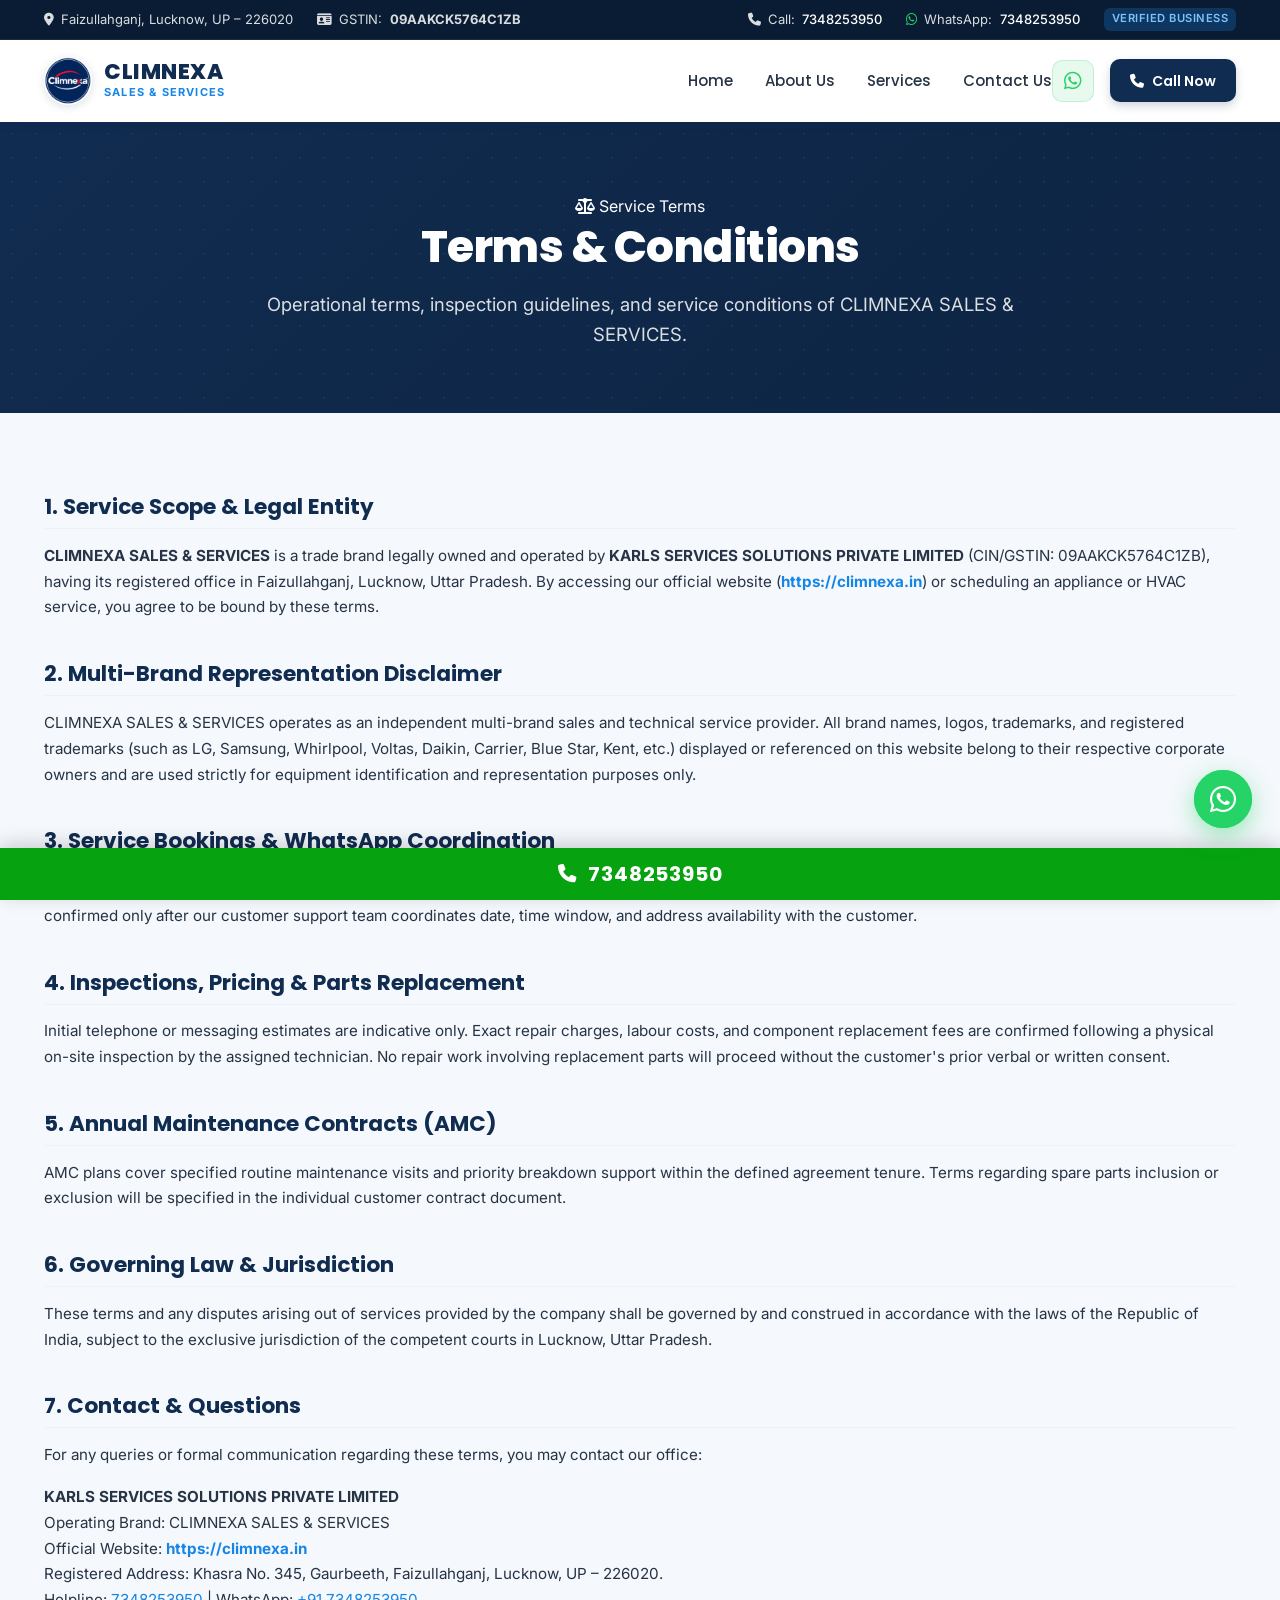
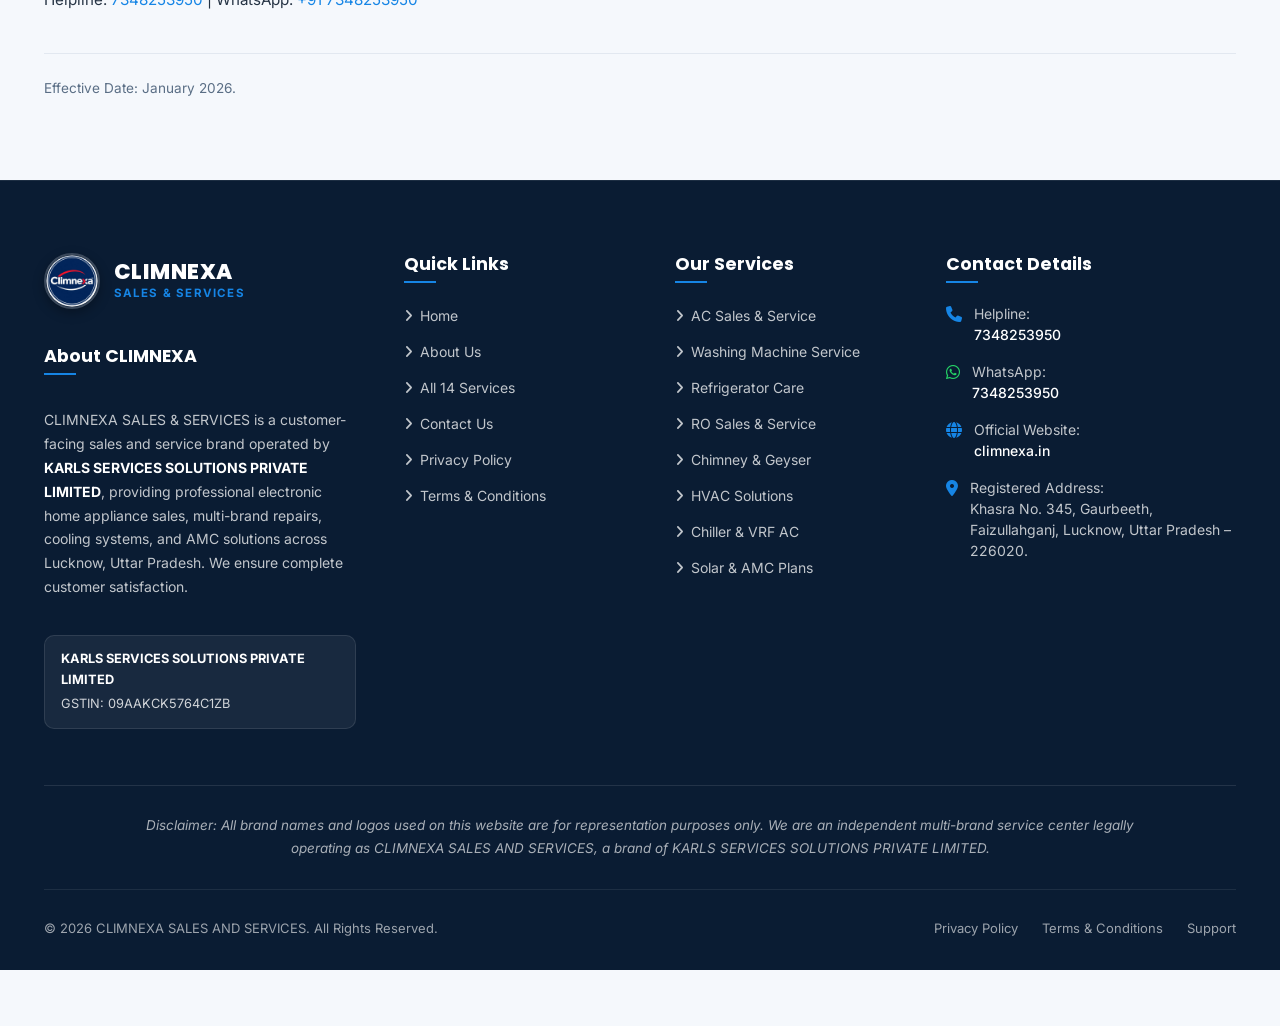
<file: terms-and-conditions.html>
<!DOCTYPE html>
<html lang="en">
<head>
  <meta charset="UTF-8">
  <meta name="viewport" content="width=device-width, initial-scale=1.0">
  <link rel="canonical" href="https://climnexa.in/terms-and-conditions.html">
  <title>Terms & Conditions – CLIMNEXA SALES & SERVICES</title>
  <meta name="description" content="Terms and Conditions for CLIMNEXA SALES & SERVICES, operated by KARLS SERVICES SOLUTIONS PRIVATE LIMITED in Lucknow, UP.">
  <meta name="author" content="KARLS SERVICES SOLUTIONS PRIVATE LIMITED">
  <meta name="theme-color" content="#102C50">

  <!-- Favicon -->
  <link rel="icon" type="image/png" href="assets/icons/favicon.png">

  <!-- Google Fonts: Poppins & Inter -->
  <link rel="preconnect" href="https://fonts.googleapis.com">
  <link rel="preconnect" href="https://fonts.gstatic.com" crossorigin>
  <link href="https://fonts.googleapis.com/css2?family=Inter:wght@400;500;600;700&family=Poppins:wght@500;600;700;800&display=swap" rel="stylesheet">

  <!-- Font Awesome Icons -->
  <link rel="stylesheet" href="https://cdnjs.cloudflare.com/ajax/libs/font-awesome/6.5.1/css/all.min.css">

  <!-- Custom Stylesheet -->
  <link rel="stylesheet" href="css/style.css">
</head>
<body>

  <!-- Top Informational Bar -->
  <div class="top-bar">
    <div class="container">
      <div class="top-bar-content">
        <div class="top-bar-left">
          <span class="top-bar-item">
            <i class="fa-solid fa-location-dot"></i>
            Faizullahganj, Lucknow, UP – 226020
          </span>
          <span class="top-bar-item">
            <i class="fa-solid fa-id-card"></i>
            GSTIN: <strong>09AAKCK5764C1ZB</strong>
          </span>
        </div>
        <div class="top-bar-right">
          <span class="top-bar-item">
            <i class="fa-solid fa-phone"></i>
            Call: <a href="tel:+917348253950">7348253950</a>
          </span>
          <span class="top-bar-item">
            <i class="fa-brands fa-whatsapp" style="color: #25D366;"></i>
            WhatsApp: <a href="https://wa.me/917348253950" target="_blank" rel="noopener">7348253950</a>
          </span>
          <span class="top-bar-badge">Verified Business</span>
        </div>
      </div>
    </div>
  </div>

  <!-- Sticky Header & Navigation -->
  <header class="site-header">
    <div class="container">
      <div class="nav-container">
        <!-- Logo -->
        <a href="index.html" class="brand-logo" aria-label="CLIMNEXA SALES & SERVICES Home">
          <img src="assets/images/climnexa-logo.png" alt="CLIMNEXA Logo" class="brand-logo-img">
          <div class="brand-text-block">
            <span class="brand-title">CLIMNEXA</span>
            <span class="brand-tagline">Sales &amp; Services</span>
          </div>
        </a>

        <!-- Main Navigation Links -->
        <nav class="main-navigation" aria-label="Primary Navigation">
          <ul class="nav-menu">
            <li><a href="index.html" class="nav-link">Home</a></li>
            <li><a href="about.html" class="nav-link">About Us</a></li>
            <li><a href="services.html" class="nav-link">Services</a></li>
            <li><a href="contact.html" class="nav-link">Contact Us</a></li>
            
          </ul>

          <div class="nav-actions">
            <a href="https://wa.me/917348253950" class="header-whatsapp-btn" target="_blank" rel="noopener" aria-label="WhatsApp CLIMNEXA SALES & SERVICES">
              <i class="fa-brands fa-whatsapp"></i>
            </a>
            <a href="tel:+917348253950" class="header-phone-btn">
              <i class="fa-solid fa-phone"></i>
              <span>Call Now</span>
            </a>
          </div>
        </nav>

        <!-- Mobile Hamburger Button -->
        <button class="hamburger-btn" aria-label="Toggle navigation menu" aria-expanded="false">
          <span class="hamburger-line"></span>
          <span class="hamburger-line"></span>
          <span class="hamburger-line"></span>
        </button>
      </div>
    </div>
  </header>

  <section class="page-hero">
    <div class="container">
      <div class="page-hero-content reveal-fade-up">
        <div class="page-hero-badge">
          <i class="fa-solid fa-scale-balanced"></i>
          Service Terms
        </div>
        <h1 class="page-hero-title">Terms &amp; Conditions</h1>
        <p class="page-hero-subtitle">
          Operational terms, inspection guidelines, and service conditions of CLIMNEXA SALES &amp; SERVICES.
        </p>
      </div>
    </div>
  </section>

  <section class="section">
    <div class="container">
      <div class="legal-content-card reveal-fade-up">
        <div class="legal-section">
          <h2>1. Service Scope &amp; Legal Entity</h2>
          <p>
            <strong>CLIMNEXA SALES &amp; SERVICES</strong> is a trade brand legally owned and operated by <strong>KARLS SERVICES SOLUTIONS PRIVATE LIMITED</strong> (CIN/GSTIN: 09AAKCK5764C1ZB), having its registered office in Faizullahganj, Lucknow, Uttar Pradesh. By accessing our official website (<a href="https://climnexa.in" target="_blank" rel="noopener"><strong>https://climnexa.in</strong></a>) or scheduling an appliance or HVAC service, you agree to be bound by these terms.
          </p>
        </div>

        <div class="legal-section">
          <h2>2. Multi-Brand Representation Disclaimer</h2>
          <p>
            CLIMNEXA SALES &amp; SERVICES operates as an independent multi-brand sales and technical service provider. All brand names, logos, trademarks, and registered trademarks (such as LG, Samsung, Whirlpool, Voltas, Daikin, Carrier, Blue Star, Kent, etc.) displayed or referenced on this website belong to their respective corporate owners and are used strictly for equipment identification and representation purposes only.
          </p>
        </div>

        <div class="legal-section">
          <h2>3. Service Bookings &amp; WhatsApp Coordination</h2>
          <p>
            Submission of an enquiry through our website or WhatsApp message generator does not create an immediate binding contractual obligation. A service appointment is confirmed only after our customer support team coordinates date, time window, and address availability with the customer.
          </p>
        </div>

        <div class="legal-section">
          <h2>4. Inspections, Pricing &amp; Parts Replacement</h2>
          <p>
            Initial telephone or messaging estimates are indicative only. Exact repair charges, labour costs, and component replacement fees are confirmed following a physical on-site inspection by the assigned technician. No repair work involving replacement parts will proceed without the customer's prior verbal or written consent.
          </p>
        </div>

        <div class="legal-section">
          <h2>5. Annual Maintenance Contracts (AMC)</h2>
          <p>
            AMC plans cover specified routine maintenance visits and priority breakdown support within the defined agreement tenure. Terms regarding spare parts inclusion or exclusion will be specified in the individual customer contract document.
          </p>
        </div>

        <div class="legal-section">
          <h2>6. Governing Law &amp; Jurisdiction</h2>
          <p>
            These terms and any disputes arising out of services provided by the company shall be governed by and construed in accordance with the laws of the Republic of India, subject to the exclusive jurisdiction of the competent courts in Lucknow, Uttar Pradesh.
          </p>
        </div>

                <div class="legal-section">
          <h2>7. Contact &amp; Questions</h2>
          <p>
            For any queries or formal communication regarding these terms, you may contact our office:
          </p>
          <p>
            <strong>KARLS SERVICES SOLUTIONS PRIVATE LIMITED</strong><br>
            Operating Brand: CLIMNEXA SALES &amp; SERVICES<br>
            Official Website: <a href="https://climnexa.in" target="_blank" rel="noopener"><strong>https://climnexa.in</strong></a><br>
            Registered Address: Khasra No. 345, Gaurbeeth, Faizullahganj, Lucknow, UP – 226020.<br>
            Helpline: <a href="tel:+917348253950">7348253950</a> | WhatsApp: <a href="https://wa.me/917348253950">+91 7348253950</a>
          </p>
        </div>

        <div style="margin-top: 2rem; padding-top: 1.5rem; border-top: 1px solid var(--color-border); font-size: 0.85rem; color: var(--color-text-muted);">
          Effective Date: January 2026.
        </div>
      </div>
    </div>
  </section>

  <!-- Site Footer -->
  <footer class="site-footer">
    <div class="container">
      <div class="footer-grid">
        <!-- Col 1: Brand Info -->
        <div class="footer-brand-col">
          <a href="index.html" class="footer-brand-logo" aria-label="CLIMNEXA SALES & SERVICES Home">
            <img src="assets/images/climnexa-logo.png" alt="CLIMNEXA Logo" class="footer-logo">
            <div class="footer-brand-text">
              <span class="footer-brand-name">CLIMNEXA</span>
              <span class="footer-brand-tag">Sales &amp; Services</span>
            </div>
          </a>
          <h4 class="footer-heading" style="margin-top: 0.5rem; margin-bottom: 0.85rem;">About CLIMNEXA</h4>
          <p class="footer-brand-desc">
            CLIMNEXA SALES &amp; SERVICES is a customer-facing sales and service brand operated by <strong>KARLS SERVICES SOLUTIONS PRIVATE LIMITED</strong>, providing professional electronic home appliance sales, multi-brand repairs, cooling systems, and AMC solutions across Lucknow, Uttar Pradesh. We ensure complete customer satisfaction.
          </p>
          <div class="footer-legal-tag">
            <strong>KARLS SERVICES SOLUTIONS PRIVATE LIMITED</strong>
            GSTIN: 09AAKCK5764C1ZB
          </div>
        </div>

        <!-- Col 2: Quick Links -->
        <div>
          <h4 class="footer-heading">Quick Links</h4>
          <ul class="footer-links-list">
            <li><a href="index.html"><i class="fa-solid fa-angle-right"></i> Home</a></li>
            <li><a href="about.html"><i class="fa-solid fa-angle-right"></i> About Us</a></li>
            <li><a href="services.html"><i class="fa-solid fa-angle-right"></i> All 14 Services</a></li>
            <li><a href="contact.html"><i class="fa-solid fa-angle-right"></i> Contact Us</a></li>
            <li><a href="privacy-policy.html"><i class="fa-solid fa-angle-right"></i> Privacy Policy</a></li>
            <li><a href="terms-and-conditions.html"><i class="fa-solid fa-angle-right"></i> Terms &amp; Conditions</a></li>
          </ul>
        </div>

        <!-- Col 3: Services -->
        <div>
          <h4 class="footer-heading">Our Services</h4>
          <ul class="footer-links-list">
            <li><a href="services.html#service-ac"><i class="fa-solid fa-angle-right"></i> AC Sales &amp; Service</a></li>
            <li><a href="services.html#service-washing"><i class="fa-solid fa-angle-right"></i> Washing Machine Service</a></li>
            <li><a href="services.html#service-fridge"><i class="fa-solid fa-angle-right"></i> Refrigerator Care</a></li>
            <li><a href="services.html#service-ro"><i class="fa-solid fa-angle-right"></i> RO Sales &amp; Service</a></li>
            <li><a href="services.html#service-chimney"><i class="fa-solid fa-angle-right"></i> Chimney &amp; Geyser</a></li>
            <li><a href="services.html#service-hvac"><i class="fa-solid fa-angle-right"></i> HVAC Solutions</a></li>
            <li><a href="services.html#service-chiller"><i class="fa-solid fa-angle-right"></i> Chiller &amp; VRF AC</a></li>
            <li><a href="services.html#service-amc"><i class="fa-solid fa-angle-right"></i> Solar &amp; AMC Plans</a></li>
          </ul>
        </div>

        <!-- Col 4: Contact & Address -->
        <div>
          <h4 class="footer-heading">Contact Details</h4>
          <div class="footer-contact-list">
            <div class="footer-contact-item">
              <i class="fa-solid fa-phone"></i>
              <div>
                <span>Helpline:</span><br>
                <a href="tel:+917348253950">7348253950</a>
              </div>
            </div>
            <div class="footer-contact-item">
              <i class="fa-brands fa-whatsapp" style="color: #25D366;"></i>
              <div>
                <span>WhatsApp:</span><br>
                <a href="https://wa.me/917348253950" target="_blank" rel="noopener">7348253950</a>
              </div>
            </div>
            <div class="footer-contact-item">
              <i class="fa-solid fa-globe"></i>
              <div>
                <span>Official Website:</span><br>
                <a href="https://climnexa.in">climnexa.in</a>
              </div>
            </div>
            <div class="footer-contact-item">
              <i class="fa-solid fa-location-dot"></i>
              <div>
                <span>Registered Address:</span><br>
                Khasra No. 345, Gaurbeeth, Faizullahganj, Lucknow, Uttar Pradesh – 226020.
              </div>
            </div>
          </div>
        </div>
      </div>

      <!-- Footer Disclaimer -->
      <div class="footer-disclaimer">
        <p>
          <em>Disclaimer: All brand names and logos used on this website are for representation purposes only. We are an independent multi-brand service center legally operating as CLIMNEXA SALES AND SERVICES, a brand of KARLS SERVICES SOLUTIONS PRIVATE LIMITED.</em>
        </p>
      </div>

      <!-- Footer Bottom -->
      <div class="footer-bottom">
        <div>
          &copy; 2026 CLIMNEXA SALES AND SERVICES. All Rights Reserved.
        </div>
        <div class="footer-bottom-links">
          <a href="privacy-policy.html">Privacy Policy</a>
          <a href="terms-and-conditions.html">Terms &amp; Conditions</a>
          <a href="contact.html">Support</a>
        </div>
      </div>
    </div>
  </footer>

  <!-- Scripts -->
  <script src="js/script.js"></script>

    <!-- Floating WhatsApp Button -->
  <aside class="floating-contact-group" aria-label="Quick WhatsApp Contact">
    <div class="floating-action-item">
      <div class="floating-tooltip">Chat on WhatsApp</div>
      <a href="https://wa.me/917348253950" class="floating-btn floating-btn-whatsapp" target="_blank" rel="noopener" aria-label="Chat on WhatsApp">
        <i class="fa-brands fa-whatsapp"></i>
      </a>
    </div>
  </aside>

    <!-- Sticky Calling Bar (Helpline Number) -->
  <div class="sticky-call-bar" id="stickyCallBar">
    <a href="tel:+917348253950" class="sticky-call-btn" aria-label="Call 7348253950">
      <i class="fa-solid fa-phone"></i>
      <span>7348253950</span>
    </a>
  </div>
</body>
</html>
</file>
<file: css/style.css>
/* ==========================================================================
   KARLS SERVICES - HOME APPLIANCE REPAIR WEBSITE
   Main Stylesheet: Modern, Responsive, Accessible
   Colors:
     Primary: #102C50 (Dark Navy Blue)
     Secondary: #FFFFFF (White)
     Accent: #1685E5 (Bright Blue)
     Accent Dark: #0D69BA
     WhatsApp: #25D366
     WhatsApp Hover: #20BA5A
     Background: #F5F8FC (Light Grey)
     Background Alt: #EEF4FB
     Text Dark: #263445 (Dark Grey)
     Text Muted: #5A6E85
     Border: #E2E8F0
   ========================================================================== */

/* --------------------------------------------------------------------------
   CSS Variables / Design Tokens
   -------------------------------------------------------------------------- */
:root {
  --color-primary: #102C50;
  --color-primary-dark: #0A1C33;
  --color-primary-light: #1A3E6D;
  --color-accent: #1685E5;
  --color-accent-hover: #126ec2;
  --color-accent-subtle: #EBF4FE;
  --color-whatsapp: #25D366;
  --color-whatsapp-hover: #20ba5a;
  --color-whatsapp-subtle: #E8F9EE;
  --color-bg: #F5F8FC;
  --color-bg-alt: #EEF4FB;
  --color-white: #FFFFFF;
  --color-text: #263445;
  --color-text-muted: #5A6E85;
  --color-text-light: #8A99AD;
  --color-border: #E2E8F0;
  --color-border-light: #EDF2F7;
  --color-error: #DC2626;
  --color-success: #16A34A;

  --font-heading: 'Poppins', -apple-system, BlinkMacSystemFont, 'Segoe UI', Roboto, sans-serif;
  --font-body: 'Inter', -apple-system, BlinkMacSystemFont, 'Segoe UI', Roboto, sans-serif;

  --shadow-sm: 0 2px 4px rgba(16, 44, 80, 0.04);
  --shadow-md: 0 6px 18px rgba(16, 44, 80, 0.08);
  --shadow-lg: 0 14px 30px rgba(16, 44, 80, 0.12);
  --shadow-xl: 0 20px 40px rgba(16, 44, 80, 0.15);
  --shadow-card-hover: 0 18px 36px rgba(16, 44, 80, 0.14);

  --radius-sm: 6px;
  --radius-md: 10px;
  --radius-lg: 16px;
  --radius-xl: 24px;
  --radius-full: 9999px;

  --transition-fast: 0.18s ease;
  --transition-normal: 0.28s cubic-bezier(0.4, 0, 0.2, 1);
  --transition-slow: 0.45s cubic-bezier(0.4, 0, 0.2, 1);

  --header-height: 82px;
  --container-max: 1240px;
}

/* --------------------------------------------------------------------------
   Reset & Base Elements
   -------------------------------------------------------------------------- */
*,
*::before,
*::after {
  box-sizing: border-box;
  margin: 0;
  padding: 0;
}

html {
  font-size: 16px;
  scroll-behavior: smooth;
  -webkit-text-size-adjust: 100%;
  overflow-x: clip;
}

body {
  font-family: var(--font-body);
  color: var(--color-text);
  background-color: var(--color-bg);
  line-height: 1.6;
  overflow-x: clip;
  position: relative;
  min-height: 100vh;
  padding-bottom: calc(56px + env(safe-area-inset-bottom, 0px));
  -webkit-font-smoothing: antialiased;
  -moz-osx-font-smoothing: grayscale;
}

img,
svg {
  display: block;
  max-width: 100%;
  height: auto;
}

a {
  color: var(--color-accent);
  text-decoration: none;
  transition: color var(--transition-fast);
}

a:hover {
  color: var(--color-accent-hover);
}

button,
input,
select,
textarea {
  font: inherit;
  color: inherit;
}

button {
  cursor: pointer;
  border: none;
  background: none;
}

h1,
h2,
h3,
h4,
h5,
h6 {
  font-family: var(--font-heading);
  color: var(--color-primary);
  font-weight: 700;
  line-height: 1.25;
}

p {
  margin-bottom: 1rem;
}

p:last-child {
  margin-bottom: 0;
}

ul,
ol {
  list-style: none;
}

/* --------------------------------------------------------------------------
   Layout Containers & Utilities
   -------------------------------------------------------------------------- */
.container {
  width: 100%;
  max-width: var(--container-max);
  margin-left: auto;
  margin-right: auto;
  padding-left: 1.5rem;
  padding-right: 1.5rem;
}

.section {
  padding: 5rem 0;
  position: relative;
}

.section-alt {
  background-color: var(--color-white);
}

.section-dark {
  background-color: var(--color-primary);
  color: var(--color-white);
}

.section-dark h2,
.section-dark h3,
.section-dark p {
  color: var(--color-white);
}

.section-header {
  text-align: center;
  max-width: 720px;
  margin: 0 auto 3.5rem;
}

.section-header.text-left {
  text-align: left;
  margin-left: 0;
}

.section-badge {
  display: inline-flex;
  align-items: center;
  gap: 0.5rem;
  background-color: var(--color-accent-subtle);
  color: var(--color-accent);
  font-family: var(--font-heading);
  font-size: 0.8125rem;
  font-weight: 700;
  letter-spacing: 1px;
  text-transform: uppercase;
  padding: 0.4rem 1rem;
  border-radius: var(--radius-full);
  margin-bottom: 1rem;
  border: 1px solid rgba(22, 133, 229, 0.2);
}

.section-badge.badge-white {
  background-color: rgba(255, 255, 255, 0.15);
  color: var(--color-white);
  border-color: rgba(255, 255, 255, 0.25);
}

.section-title {
  font-size: 2.25rem;
  font-weight: 700;
  color: var(--color-primary);
  margin-bottom: 1rem;
  letter-spacing: -0.5px;
}

.section-subtitle {
  font-size: 1.125rem;
  color: var(--color-text-muted);
  line-height: 1.6;
}

/* --------------------------------------------------------------------------
   Buttons & Interactive Elements
   -------------------------------------------------------------------------- */
.btn {
  display: inline-flex;
  align-items: center;
  justify-content: center;
  gap: 0.625rem;
  font-family: var(--font-heading);
  font-weight: 600;
  font-size: 0.95rem;
  padding: 0.85rem 1.65rem;
  border-radius: var(--radius-md);
  transition: all var(--transition-normal);
  text-decoration: none;
  white-space: nowrap;
  box-shadow: var(--shadow-sm);
  border: 1px solid transparent;
}

.btn:active {
  transform: translateY(1px);
}

.btn-primary {
  background-color: var(--color-accent);
  color: var(--color-white);
  box-shadow: 0 4px 14px rgba(22, 133, 229, 0.35);
}

.btn-primary:hover {
  background-color: var(--color-accent-hover);
  color: var(--color-white);
  transform: translateY(-2px);
  box-shadow: 0 6px 20px rgba(22, 133, 229, 0.45);
}

.btn-navy {
  background-color: var(--color-primary);
  color: var(--color-white);
}

.btn-navy:hover {
  background-color: var(--color-primary-dark);
  color: var(--color-white);
  transform: translateY(-2px);
  box-shadow: 0 6px 20px rgba(16, 44, 80, 0.3);
}

.btn-whatsapp {
  background-color: var(--color-whatsapp);
  color: var(--color-white);
  box-shadow: 0 4px 14px rgba(37, 211, 102, 0.35);
}

.btn-whatsapp:hover {
  background-color: var(--color-whatsapp-hover);
  color: var(--color-white);
  transform: translateY(-2px);
  box-shadow: 0 6px 20px rgba(37, 211, 102, 0.45);
}

.btn-outline-white {
  background-color: transparent;
  color: var(--color-white);
  border-color: rgba(255, 255, 255, 0.4);
}

.btn-outline-white:hover {
  background-color: var(--color-white);
  color: var(--color-primary);
  border-color: var(--color-white);
  transform: translateY(-2px);
}

.btn-outline-navy {
  background-color: transparent;
  color: var(--color-primary);
  border-color: var(--color-primary);
}

.btn-outline-navy:hover {
  background-color: var(--color-primary);
  color: var(--color-white);
  transform: translateY(-2px);
}

.btn-outline-accent {
  background-color: transparent;
  color: var(--color-accent);
  border-color: var(--color-accent);
}

.btn-outline-accent:hover {
  background-color: var(--color-accent);
  color: var(--color-white);
  transform: translateY(-2px);
}

.btn-sm {
  padding: 0.6rem 1.15rem;
  font-size: 0.85rem;
  border-radius: var(--radius-sm);
}

.btn-lg {
  padding: 1rem 2rem;
  font-size: 1.05rem;
  border-radius: var(--radius-md);
}

.btn-icon-only {
  padding: 0.75rem;
  border-radius: var(--radius-full);
}

/* --------------------------------------------------------------------------
   Top Notification / Information Bar
   -------------------------------------------------------------------------- */
.top-bar {
  background-color: var(--color-primary-dark);
  color: rgba(255, 255, 255, 0.85);
  font-size: 0.8125rem;
  padding: 0.5rem 0;
  border-bottom: 1px solid rgba(255, 255, 255, 0.08);
}

.top-bar-content {
  display: flex;
  justify-content: space-between;
  align-items: center;
  flex-wrap: wrap;
  gap: 0.75rem;
}

.top-bar-left,
.top-bar-right {
  display: flex;
  align-items: center;
  gap: 1.5rem;
  flex-wrap: wrap;
}

.top-bar-item {
  display: inline-flex;
  align-items: center;
  gap: 0.45rem;
  color: rgba(255, 255, 255, 0.85);
}

.top-bar-item a {
  color: var(--color-white);
  font-weight: 500;
}

.top-bar-item a:hover {
  color: var(--color-accent);
}

.top-bar-badge {
  background-color: rgba(22, 133, 229, 0.25);
  color: #7EC2FB;
  font-size: 0.7rem;
  font-weight: 600;
  padding: 0.15rem 0.5rem;
  border-radius: var(--radius-sm);
  text-transform: uppercase;
  letter-spacing: 0.5px;
}

/* --------------------------------------------------------------------------
   Sticky Header & Main Navigation
   -------------------------------------------------------------------------- */
.site-header {
  position: sticky;
  top: 0;
  left: 0;
  width: 100%;
  background-color: var(--color-white);
  z-index: 1000;
  box-shadow: 0 2px 12px rgba(16, 44, 80, 0.06);
  transition: all var(--transition-normal);
}

.site-header.scrolled {
  box-shadow: 0 4px 20px rgba(16, 44, 80, 0.12);
  background-color: rgba(255, 255, 255, 0.98);
  backdrop-filter: blur(8px);
}

.nav-container {
  display: flex;
  align-items: center;
  justify-content: space-between;
  height: var(--header-height);
  position: relative;
}

.brand-logo {
  display: flex;
  align-items: center;
  gap: 0.75rem;
  text-decoration: none;
}

.brand-logo-img {
  height: 48px;
  width: 48px;
  border-radius: 50%;
  object-fit: cover;
  box-shadow: 0 2px 8px rgba(10, 37, 78, 0.15);
  flex-shrink: 0;
}

.brand-text-block {
  display: flex;
  flex-direction: column;
}

.brand-title {
  font-family: var(--font-heading);
  font-size: 1.35rem;
  font-weight: 800;
  color: var(--color-primary);
  line-height: 1.1;
  letter-spacing: 0.5px;
}

.brand-tagline {
  font-size: 0.6875rem;
  font-weight: 700;
  color: var(--color-accent);
  text-transform: uppercase;
  letter-spacing: 1.2px;
}

.main-navigation {
  display: flex;
  align-items: center;
}

.nav-menu {
  display: flex;
  align-items: center;
  gap: 2rem;
}

.nav-link {
  font-family: var(--font-heading);
  font-size: 0.9375rem;
  font-weight: 500;
  color: var(--color-text);
  padding: 0.5rem 0;
  position: relative;
  transition: color var(--transition-fast);
}

.nav-link::after {
  content: '';
  position: absolute;
  bottom: 0;
  left: 0;
  width: 0;
  height: 2px;
  background-color: var(--color-accent);
  transition: width var(--transition-normal);
  border-radius: var(--radius-full);
}

.nav-link:hover,
.nav-link.active {
  color: var(--color-accent);
}

.nav-link.active::after,
.nav-link:hover::after {
  width: 100%;
}

.nav-actions {
  display: flex;
  align-items: center;
  gap: 1rem;
}

.header-phone-btn {
  display: inline-flex;
  align-items: center;
  gap: 0.5rem;
  background-color: var(--color-primary);
  color: var(--color-white);
  padding: 0.65rem 1.25rem;
  border-radius: var(--radius-md);
  font-family: var(--font-heading);
  font-weight: 600;
  font-size: 0.875rem;
  transition: all var(--transition-normal);
  box-shadow: 0 4px 10px rgba(16, 44, 80, 0.2);
}

.header-phone-btn:hover {
  background-color: var(--color-accent);
  color: var(--color-white);
  transform: translateY(-2px);
  box-shadow: 0 6px 16px rgba(22, 133, 229, 0.35);
}

.header-whatsapp-btn {
  display: inline-flex;
  align-items: center;
  justify-content: center;
  width: 42px;
  height: 42px;
  border-radius: var(--radius-md);
  background-color: var(--color-whatsapp-subtle);
  color: var(--color-whatsapp);
  font-size: 1.25rem;
  transition: all var(--transition-normal);
  border: 1px solid rgba(37, 211, 102, 0.2);
}

.header-whatsapp-btn:hover {
  background-color: var(--color-whatsapp);
  color: var(--color-white);
  transform: translateY(-2px);
}

/* Mobile Hamburger Menu */
.hamburger-btn {
  display: none;
  flex-direction: column;
  justify-content: space-around;
  width: 32px;
  height: 28px;
  background: transparent;
  border: none;
  cursor: pointer;
  padding: 0;
  z-index: 1001;
}

.hamburger-line {
  width: 100%;
  height: 3px;
  background-color: var(--color-primary);
  border-radius: 10px;
  transition: all var(--transition-normal);
}

.hamburger-btn.active .hamburger-line:nth-child(1) {
  transform: translateY(9px) rotate(45deg);
}

.hamburger-btn.active .hamburger-line:nth-child(2) {
  opacity: 0;
}

.hamburger-btn.active .hamburger-line:nth-child(3) {
  transform: translateY(-9px) rotate(-45deg);
}

/* --------------------------------------------------------------------------
   Hero Section (Two-Column Layout)
   -------------------------------------------------------------------------- */
.hero-section {
  padding: 4.5rem 0 5.5rem;
  background: linear-gradient(135deg, #F5F8FC 0%, #E9F1FA 100%);
  position: relative;
  overflow: hidden;
}

.hero-section::before {
  content: '';
  position: absolute;
  top: -10%;
  right: -5%;
  width: 550px;
  height: 550px;
  background: radial-gradient(circle, rgba(22, 133, 229, 0.08) 0%, rgba(22, 133, 229, 0) 70%);
  border-radius: 50%;
  pointer-events: none;
}

.hero-grid {
  display: grid;
  grid-template-columns: 1.15fr 0.85fr;
  align-items: center;
  gap: 3.5rem;
}

.hero-content {
  position: relative;
  z-index: 2;
}

.hero-heading {
  font-size: 2.85rem;
  font-weight: 800;
  color: var(--color-primary);
  line-height: 1.18;
  margin-bottom: 1.35rem;
  letter-spacing: -0.8px;
}

.hero-heading span.highlight {
  color: var(--color-accent);
}

.hero-description {
  font-size: 1.15rem;
  color: var(--color-text-muted);
  line-height: 1.65;
  margin-bottom: 2.25rem;
  max-width: 580px;
}

.hero-actions {
  display: flex;
  align-items: center;
  flex-wrap: wrap;
  gap: 1rem;
  margin-bottom: 2.5rem;
}

.hero-trust-bar {
  display: flex;
  align-items: center;
  gap: 1.75rem;
  padding-top: 1.5rem;
  border-top: 1px solid var(--color-border);
  flex-wrap: wrap;
}

.trust-item {
  display: flex;
  align-items: center;
  gap: 0.6rem;
  font-size: 0.875rem;
  font-weight: 600;
  color: var(--color-text);
}

.trust-item i {
  color: var(--color-accent);
  font-size: 1.1rem;
}

.hero-image-wrapper {
  position: relative;
  z-index: 2;
}

.hero-image-card {
  position: relative;
  border-radius: var(--radius-xl);
  overflow: hidden;
  box-shadow: var(--shadow-xl);
  border: 4px solid var(--color-white);
  background-color: var(--color-white);
  transform: perspective(1000px) rotateY(-3deg) rotateX(1deg);
  transition: transform var(--transition-slow);
}

.hero-image-card:hover {
  transform: perspective(1000px) rotateY(0deg) rotateX(0deg);
}

.hero-img {
  width: 100%;
  height: 480px;
  object-fit: cover;
  display: block;
}

.hero-floating-badge {
  position: absolute;
  background-color: var(--color-white);
  padding: 0.9rem 1.25rem;
  border-radius: var(--radius-lg);
  box-shadow: var(--shadow-lg);
  display: flex;
  align-items: center;
  gap: 0.85rem;
  z-index: 3;
  animation: float 4s ease-in-out infinite;
  border: 1px solid var(--color-border-light);
}

.hero-badge-1 {
  bottom: 25px;
  left: -25px;
}

.hero-badge-2 {
  top: 30px;
  right: -20px;
  animation-delay: 2s;
}

.badge-icon-box {
  width: 44px;
  height: 44px;
  border-radius: var(--radius-md);
  display: flex;
  align-items: center;
  justify-content: center;
  font-size: 1.25rem;
  color: var(--color-white);
}

.badge-icon-blue {
  background-color: var(--color-accent);
}

.badge-icon-green {
  background-color: var(--color-whatsapp);
}

.badge-text-title {
  font-family: var(--font-heading);
  font-size: 0.875rem;
  font-weight: 700;
  color: var(--color-primary);
  line-height: 1.2;
}

.badge-text-sub {
  font-size: 0.75rem;
  color: var(--color-text-muted);
}

@keyframes float {

  0%,
  100% {
    transform: translateY(0);
  }

  50% {
    transform: translateY(-8px);
  }
}

/* --------------------------------------------------------------------------
   Quick Highlights Bar (Under Hero)
   -------------------------------------------------------------------------- */
.highlights-bar {
  background-color: var(--color-white);
  border-bottom: 1px solid var(--color-border);
  padding: 1.5rem 0;
  box-shadow: var(--shadow-sm);
}

.highlights-grid {
  display: grid;
  grid-template-columns: repeat(4, 1fr);
  gap: 1.5rem;
}

.highlight-box {
  display: flex;
  align-items: center;
  gap: 1rem;
  padding: 0.5rem 0.75rem;
}

.highlight-icon {
  width: 48px;
  height: 48px;
  border-radius: var(--radius-md);
  background-color: var(--color-accent-subtle);
  color: var(--color-accent);
  display: flex;
  align-items: center;
  justify-content: center;
  font-size: 1.35rem;
  flex-shrink: 0;
}

.highlight-title {
  font-family: var(--font-heading);
  font-size: 0.95rem;
  font-weight: 700;
  color: var(--color-primary);
  margin-bottom: 0.15rem;
}

.highlight-desc {
  font-size: 0.8125rem;
  color: var(--color-text-muted);
  line-height: 1.4;
}

/* --------------------------------------------------------------------------
   Services Section (14 Services Filterable Grid)
   -------------------------------------------------------------------------- */
.services-filter-bar {
  display: flex;
  flex-wrap: wrap;
  justify-content: center;
  gap: 0.75rem;
  margin-bottom: 2.75rem;
}

.filter-btn {
  padding: 0.65rem 1.4rem;
  border-radius: var(--radius-full);
  background: var(--color-white);
  border: 1px solid var(--color-border);
  color: var(--color-text);
  font-family: var(--font-heading);
  font-size: 0.875rem;
  font-weight: 600;
  cursor: pointer;
  transition: all var(--transition-fast);
  box-shadow: var(--shadow-sm);
  display: inline-flex;
  align-items: center;
  gap: 0.5rem;
}

.filter-btn:hover {
  border-color: var(--color-accent);
  color: var(--color-accent);
  transform: translateY(-2px);
  box-shadow: var(--shadow-md);
}

.filter-btn.active {
  background: var(--color-primary);
  border-color: var(--color-primary);
  color: var(--color-white);
  box-shadow: 0 4px 14px rgba(16, 44, 80, 0.25);
}

.service-category-badge {
  position: absolute;
  top: 14px;
  left: 14px;
  background: rgba(16, 44, 80, 0.9);
  backdrop-filter: blur(4px);
  color: var(--color-white);
  font-size: 0.7rem;
  font-weight: 700;
  text-transform: uppercase;
  padding: 0.3rem 0.65rem;
  border-radius: var(--radius-sm);
  letter-spacing: 0.5px;
  z-index: 2;
  box-shadow: 0 2px 8px rgba(0, 0, 0, 0.2);
}

.service-card[data-category] {
  transition: opacity 0.3s ease, transform 0.3s ease;
}

.service-card.is-hidden {
  display: none !important;
}

.services-grid {
  display: grid;
  grid-template-columns: repeat(3, 1fr);
  gap: 2rem;
}

.service-card {
  background-color: var(--color-white);
  border-radius: var(--radius-lg);
  overflow: hidden;
  box-shadow: var(--shadow-md);
  border: 1px solid var(--color-border-light);
  display: flex;
  flex-direction: column;
  transition: all var(--transition-normal);
  position: relative;
}

.service-card:hover {
  transform: translateY(-8px);
  box-shadow: var(--shadow-card-hover);
  border-color: rgba(22, 133, 229, 0.3);
}

.service-image-container {
  position: relative;
  height: 220px;
  overflow: hidden;
  background-color: #E2E8F0;
}

.service-img {
  width: 100%;
  height: 100%;
  object-fit: cover;
  transition: transform var(--transition-slow);
}

.service-card:hover .service-img {
  transform: scale(1.06);
}

.service-icon-tag {
  position: absolute;
  bottom: 12px;
  right: 16px;
  width: 48px;
  height: 48px;
  border-radius: var(--radius-md);
  background-color: var(--color-white);
  box-shadow: var(--shadow-md);
  display: flex;
  align-items: center;
  justify-content: center;
  color: var(--color-accent);
  font-size: 1.35rem;
  z-index: 2;
  border: 2px solid var(--color-white);
}

.service-content {
  padding: 1.75rem 1.5rem;
  display: flex;
  flex-direction: column;
  flex-grow: 1;
}

.service-title {
  font-size: 1.25rem;
  font-weight: 700;
  color: var(--color-primary);
  margin-bottom: 0.75rem;
}

.service-desc {
  font-size: 0.925rem;
  color: var(--color-text-muted);
  line-height: 1.55;
  margin-bottom: 1.25rem;
  flex-grow: 1;
}

.service-features-list {
  margin-bottom: 1.5rem;
  padding-top: 0.75rem;
  border-top: 1px dashed var(--color-border);
}

.service-features-list li {
  display: flex;
  align-items: center;
  gap: 0.5rem;
  font-size: 0.8125rem;
  color: var(--color-text);
  margin-bottom: 0.4rem;
}

.service-features-list li i {
  color: var(--color-accent);
  font-size: 0.75rem;
}

.service-card-actions {
  display: grid;
  grid-template-columns: 1fr 1fr;
  gap: 0.75rem;
  margin-top: auto;
}

/* --------------------------------------------------------------------------
   Why Choose Us Section
   -------------------------------------------------------------------------- */
.features-grid {
  display: grid;
  grid-template-columns: repeat(5, 1fr);
  gap: 1.5rem;
}

.feature-card {
  background-color: var(--color-white);
  padding: 2.25rem 1.5rem;
  border-radius: var(--radius-lg);
  border: 1px solid var(--color-border);
  box-shadow: var(--shadow-sm);
  text-align: center;
  transition: all var(--transition-normal);
  display: flex;
  flex-direction: column;
  align-items: center;
}

.feature-card:hover {
  transform: translateY(-6px);
  box-shadow: var(--shadow-lg);
  border-color: var(--color-accent);
}

.feature-icon-wrap {
  width: 64px;
  height: 64px;
  border-radius: 50%;
  background-color: var(--color-accent-subtle);
  color: var(--color-accent);
  display: flex;
  align-items: center;
  justify-content: center;
  font-size: 1.65rem;
  margin-bottom: 1.25rem;
  transition: all var(--transition-normal);
}

.feature-card:hover .feature-icon-wrap {
  background-color: var(--color-accent);
  color: var(--color-white);
  transform: scale(1.08);
}

.feature-title {
  font-size: 1.05rem;
  font-weight: 700;
  color: var(--color-primary);
  margin-bottom: 0.75rem;
  line-height: 1.35;
}

.feature-desc {
  font-size: 0.875rem;
  color: var(--color-text-muted);
  line-height: 1.5;
}

/* --------------------------------------------------------------------------
   How Our Service Works (4-Step Process)
   -------------------------------------------------------------------------- */
.process-grid {
  display: grid;
  grid-template-columns: repeat(4, 1fr);
  gap: 2rem;
  position: relative;
}

.process-step {
  position: relative;
  text-align: center;
  padding: 1rem 0.5rem;
  z-index: 2;
}

.step-number-badge {
  position: absolute;
  top: 0;
  right: calc(50% - 48px);
  width: 28px;
  height: 28px;
  border-radius: 50%;
  background-color: var(--color-accent);
  color: var(--color-white);
  font-family: var(--font-heading);
  font-size: 0.8125rem;
  font-weight: 700;
  display: flex;
  align-items: center;
  justify-content: center;
  z-index: 3;
  box-shadow: 0 2px 6px rgba(22, 133, 229, 0.4);
}

.step-icon-box {
  width: 80px;
  height: 80px;
  margin: 0 auto 1.5rem;
  border-radius: var(--radius-xl);
  background-color: var(--color-white);
  border: 2px solid var(--color-border);
  box-shadow: var(--shadow-md);
  display: flex;
  align-items: center;
  justify-content: center;
  font-size: 2rem;
  color: var(--color-primary);
  position: relative;
  transition: all var(--transition-normal);
}

.process-step:hover .step-icon-box {
  border-color: var(--color-accent);
  color: var(--color-accent);
  transform: translateY(-4px);
  box-shadow: var(--shadow-lg);
}

.step-title {
  font-size: 1.15rem;
  font-weight: 700;
  color: var(--color-primary);
  margin-bottom: 0.65rem;
}

.step-desc {
  font-size: 0.875rem;
  color: var(--color-text-muted);
  line-height: 1.5;
}

/* Connecting line across process steps */
.process-connector {
  position: absolute;
  top: 48px;
  left: 12%;
  right: 12%;
  height: 2px;
  background: repeating-linear-gradient(90deg, #CBD5E1, #CBD5E1 8px, transparent 8px, transparent 16px);
  z-index: 1;
}

/* --------------------------------------------------------------------------
   About Company Section (Homepage & Page Styles)
   -------------------------------------------------------------------------- */
.about-grid {
  display: grid;
  grid-template-columns: 1fr 1fr;
  align-items: center;
  gap: 3.5rem;
}

.about-image-wrapper {
  position: relative;
}

.about-image-card {
  border-radius: var(--radius-xl);
  overflow: hidden;
  box-shadow: var(--shadow-xl);
  border: 4px solid var(--color-white);
}

.about-img {
  width: 100%;
  height: 440px;
  object-fit: cover;
}

.about-experience-card {
  position: absolute;
  bottom: -20px;
  right: -20px;
  background-color: var(--color-primary);
  color: var(--color-white);
  padding: 1.25rem 1.75rem;
  border-radius: var(--radius-lg);
  box-shadow: var(--shadow-xl);
  max-width: 280px;
  border: 3px solid var(--color-white);
}

.about-badge-title {
  font-family: var(--font-heading);
  font-size: 1.1rem;
  font-weight: 700;
  color: var(--color-white);
  margin-bottom: 0.25rem;
}

.about-badge-text {
  font-size: 0.8125rem;
  color: rgba(255, 255, 255, 0.8);
  line-height: 1.4;
}

.about-content-block {
  padding-right: 1rem;
}

.about-text {
  font-size: 1.05rem;
  color: var(--color-text-muted);
  line-height: 1.7;
  margin-bottom: 1.5rem;
}

.legal-info-card {
  background-color: var(--color-white);
  border-radius: var(--radius-md);
  padding: 1.25rem 1.5rem;
  border-left: 4px solid var(--color-accent);
  box-shadow: var(--shadow-sm);
  margin-bottom: 2rem;
}

.legal-info-row {
  display: flex;
  flex-direction: column;
  gap: 0.35rem;
  font-size: 0.875rem;
}

.legal-label {
  font-weight: 700;
  color: var(--color-primary);
}

.legal-value {
  color: var(--color-text);
}

/* --------------------------------------------------------------------------
   Verified Business Information Table & Corporate Relationship Card
   -------------------------------------------------------------------------- */
.gst-table-card {
  background: var(--color-white);
  border-radius: var(--radius-xl);
  box-shadow: 0 10px 30px rgba(16, 44, 80, 0.08);
  border: 1px solid var(--color-border);
  overflow: hidden;
  margin: 0 auto;
  max-width: 960px;
}

.gst-table-header {
  background: linear-gradient(135deg, var(--color-primary) 0%, #0E2442 100%);
  color: var(--color-white);
  padding: 1.5rem 2rem;
  display: flex;
  justify-content: space-between;
  align-items: center;
  flex-wrap: wrap;
  gap: 1rem;
  border-bottom: 3px solid var(--color-accent);
}

.gst-table-title {
  display: flex;
  align-items: center;
  gap: 0.75rem;
  font-family: var(--font-heading);
  font-size: 1.25rem;
  font-weight: 700;
  margin: 0;
  color: var(--color-white);
}

.gst-table-title i {
  color: var(--color-accent);
}

.gst-status-pill {
  background: rgba(37, 211, 102, 0.2);
  border: 1px solid rgba(37, 211, 102, 0.4);
  color: #25D366;
  font-size: 0.8125rem;
  font-weight: 700;
  padding: 0.35rem 0.85rem;
  border-radius: var(--radius-full);
  display: inline-flex;
  align-items: center;
  gap: 0.45rem;
}

.gst-details-table {
  width: 100%;
  border-collapse: collapse;
  text-align: left;
}

.gst-details-table tbody tr {
  border-bottom: 1px solid var(--color-border-light);
  transition: background-color var(--transition-fast);
}

.gst-details-table tbody tr:last-child {
  border-bottom: none;
}

.gst-details-table tbody tr:hover {
  background-color: #F8FAFC;
}

.gst-details-table th {
  padding: 1.15rem 1.75rem;
  font-family: var(--font-heading);
  font-size: 0.9375rem;
  font-weight: 600;
  color: var(--color-primary);
  width: 38%;
  vertical-align: top;
  background-color: rgba(245, 248, 252, 0.65);
  border-right: 1px solid var(--color-border-light);
}

.gst-details-table th i {
  color: var(--color-accent);
  width: 22px;
  text-align: center;
  margin-right: 0.65rem;
}

.gst-details-table td {
  padding: 1.15rem 1.75rem;
  font-size: 0.95rem;
  color: var(--color-text);
  line-height: 1.6;
}

.gst-number-badge {
  display: inline-block;
  background: rgba(22, 133, 229, 0.1);
  border: 1px solid rgba(22, 133, 229, 0.3);
  color: var(--color-accent);
  font-family: monospace;
  font-size: 1.05rem;
  font-weight: 700;
  padding: 0.25rem 0.65rem;
  border-radius: var(--radius-sm);
  letter-spacing: 1px;
}

.active-tag {
  display: inline-flex;
  align-items: center;
  gap: 0.35rem;
  color: #10B981;
  font-size: 0.85rem;
  font-weight: 600;
  margin-left: 0.5rem;
}

/* Corporate Entity Relationship Card */
.business-relation-card {
  background: var(--color-white);
  border-radius: var(--radius-xl);
  padding: 2.25rem;
  border: 1px solid var(--color-border);
  box-shadow: 0 10px 30px rgba(16, 44, 80, 0.08);
  margin: 2.5rem 0;
  position: relative;
  overflow: hidden;
}

.business-relation-card::before {
  content: '';
  position: absolute;
  top: 0;
  left: 0;
  width: 100%;
  height: 4px;
  background: linear-gradient(90deg, var(--color-accent) 0%, #E5252A 50%, var(--color-primary) 100%);
}

.relation-header {
  display: flex;
  align-items: center;
  justify-content: space-between;
  margin-bottom: 1.75rem;
  flex-wrap: wrap;
  gap: 0.75rem;
}

.relation-badge {
  display: inline-flex;
  align-items: center;
  gap: 0.5rem;
  background: rgba(22, 133, 229, 0.1);
  color: var(--color-accent);
  font-size: 0.8125rem;
  font-weight: 700;
  text-transform: uppercase;
  letter-spacing: 0.75px;
  padding: 0.4rem 0.9rem;
  border-radius: var(--radius-full);
}

.relation-tag-legal {
  display: inline-flex;
  align-items: center;
  gap: 0.4rem;
  background: #E8F9EE;
  color: #10B981;
  font-size: 0.8125rem;
  font-weight: 700;
  padding: 0.35rem 0.85rem;
  border-radius: var(--radius-full);
  border: 1px solid rgba(16, 185, 129, 0.3);
}

.relation-grid {
  display: grid;
  grid-template-columns: 1fr auto 1fr;
  align-items: center;
  gap: 1.5rem;
  background: var(--color-bg);
  border: 1px solid var(--color-border-light);
  border-radius: var(--radius-lg);
  padding: 1.75rem;
  margin-bottom: 1.5rem;
}

.relation-entity-box {
  background: var(--color-white);
  padding: 1.5rem;
  border-radius: var(--radius-md);
  border: 1px solid var(--color-border);
  box-shadow: var(--shadow-sm);
  text-align: center;
}

.relation-tag {
  font-size: 0.75rem;
  font-weight: 700;
  text-transform: uppercase;
  letter-spacing: 1px;
  color: var(--color-accent);
  margin-bottom: 0.4rem;
  display: block;
}

.relation-tag-corp {
  color: #E5252A;
}

.relation-name {
  font-family: var(--font-heading);
  font-size: 1.2rem;
  font-weight: 800;
  color: var(--color-primary);
  margin-bottom: 0.45rem;
  line-height: 1.3;
}

.relation-desc {
  font-size: 0.85rem;
  color: var(--color-text-muted);
  line-height: 1.5;
  margin: 0;
}

.relation-connector {
  display: flex;
  flex-direction: column;
  align-items: center;
  justify-content: center;
  gap: 0.4rem;
  text-align: center;
}

.relation-arrow-icon {
  width: 44px;
  height: 44px;
  border-radius: 50%;
  background: var(--color-accent);
  color: var(--color-white);
  display: flex;
  align-items: center;
  justify-content: center;
  font-size: 1.15rem;
  box-shadow: 0 4px 14px rgba(22, 133, 229, 0.4);
}

.relation-label {
  font-size: 0.75rem;
  font-weight: 700;
  color: var(--color-primary);
  text-transform: uppercase;
  letter-spacing: 0.5px;
  white-space: nowrap;
}

.relation-footer-note {
  display: flex;
  align-items: flex-start;
  gap: 0.85rem;
  background: #EFF6FF;
  border: 1px solid #BFDBFE;
  border-radius: var(--radius-md);
  padding: 1.15rem 1.35rem;
  font-size: 0.9rem;
  color: #1E3A8A;
  line-height: 1.6;
}

.relation-footer-note i {
  color: var(--color-accent);
  font-size: 1.25rem;
  margin-top: 2px;
  flex-shrink: 0;
}

/* --------------------------------------------------------------------------
   Call To Action Banner
   -------------------------------------------------------------------------- */
.cta-banner {
  background: linear-gradient(135deg, var(--color-primary) 0%, #0E2442 100%);
  border-radius: var(--radius-xl);
  padding: 4rem 3rem;
  color: var(--color-white);
  position: relative;
  overflow: hidden;
  box-shadow: var(--shadow-xl);
}

.cta-banner::before {
  content: '';
  position: absolute;
  top: -50%;
  right: -20%;
  width: 500px;
  height: 500px;
  background: radial-gradient(circle, rgba(22, 133, 229, 0.25) 0%, transparent 70%);
  border-radius: 50%;
}

.cta-banner-content {
  position: relative;
  z-index: 2;
  max-width: 720px;
  margin: 0 auto;
  text-align: center;
}

.cta-title {
  font-size: 2.25rem;
  font-weight: 800;
  color: var(--color-white);
  margin-bottom: 1rem;
  letter-spacing: -0.5px;
}

.cta-description {
  font-size: 1.15rem;
  color: rgba(255, 255, 255, 0.85);
  margin-bottom: 2.25rem;
  line-height: 1.6;
}

.cta-buttons {
  display: flex;
  align-items: center;
  justify-content: center;
  flex-wrap: wrap;
  gap: 1.25rem;
}

/* --------------------------------------------------------------------------
   Frequently Asked Questions (Accordion)
   -------------------------------------------------------------------------- */
.faq-accordion {
  max-width: 840px;
  margin: 0 auto;
  display: flex;
  flex-direction: column;
  gap: 1rem;
}

.faq-item {
  background-color: var(--color-white);
  border: 1px solid var(--color-border);
  border-radius: var(--radius-md);
  overflow: hidden;
  transition: all var(--transition-normal);
}

.faq-item.active {
  border-color: var(--color-accent);
  box-shadow: var(--shadow-md);
}

.faq-question-btn {
  width: 100%;
  text-align: left;
  padding: 1.25rem 1.5rem;
  font-family: var(--font-heading);
  font-size: 1.05rem;
  font-weight: 600;
  color: var(--color-primary);
  display: flex;
  align-items: center;
  justify-content: space-between;
  gap: 1rem;
  background: none;
  border: none;
  cursor: pointer;
  transition: color var(--transition-fast);
}

.faq-question-btn:hover {
  color: var(--color-accent);
}

.faq-icon {
  width: 28px;
  height: 28px;
  border-radius: 50%;
  background-color: var(--color-bg);
  color: var(--color-primary);
  display: flex;
  align-items: center;
  justify-content: center;
  font-size: 0.85rem;
  flex-shrink: 0;
  transition: all var(--transition-normal);
}

.faq-item.active .faq-icon {
  background-color: var(--color-accent);
  color: var(--color-white);
  transform: rotate(180deg);
}

.faq-answer {
  max-height: 0;
  overflow: hidden;
  transition: max-height 0.35s ease-out, padding 0.35s ease;
  padding: 0 1.5rem;
}

.faq-item.active .faq-answer {
  padding: 0 1.5rem 1.5rem;
}

.faq-answer-inner {
  font-size: 0.95rem;
  color: var(--color-text-muted);
  line-height: 1.65;
  border-top: 1px solid var(--color-border-light);
  padding-top: 1rem;
}

/* --------------------------------------------------------------------------
   Contact Page Styles & WhatsApp Form
   -------------------------------------------------------------------------- */
.contact-grid {
  display: grid;
  grid-template-columns: 1fr 1.3fr;
  gap: 3.5rem;
  align-items: start;
}

.contact-info-column {
  display: flex;
  flex-direction: column;
  gap: 1.5rem;
}

.contact-card {
  background-color: var(--color-white);
  border-radius: var(--radius-lg);
  padding: 1.75rem;
  border: 1px solid var(--color-border);
  box-shadow: var(--shadow-sm);
  display: flex;
  gap: 1.25rem;
  align-items: flex-start;
  transition: all var(--transition-normal);
}

.contact-card:hover {
  box-shadow: var(--shadow-md);
  border-color: var(--color-accent);
}

.contact-card-icon {
  width: 52px;
  height: 52px;
  border-radius: var(--radius-md);
  background-color: var(--color-accent-subtle);
  color: var(--color-accent);
  display: flex;
  align-items: center;
  justify-content: center;
  font-size: 1.45rem;
  flex-shrink: 0;
}

.contact-card-icon.green {
  background-color: var(--color-whatsapp-subtle);
  color: var(--color-whatsapp);
}

.contact-card-content h3 {
  font-size: 1.1rem;
  font-weight: 700;
  color: var(--color-primary);
  margin-bottom: 0.35rem;
}

.contact-card-content p {
  font-size: 0.925rem;
  color: var(--color-text-muted);
  line-height: 1.5;
  margin-bottom: 0.5rem;
}

.contact-card-link {
  font-family: var(--font-heading);
  font-weight: 600;
  font-size: 0.95rem;
  display: inline-flex;
  align-items: center;
  gap: 0.4rem;
}

.contact-form-column {
  background-color: var(--color-white);
  border-radius: var(--radius-xl);
  padding: 2.75rem;
  box-shadow: var(--shadow-lg);
  border: 1px solid var(--color-border);
}

.form-header {
  margin-bottom: 2rem;
}

.form-title {
  font-size: 1.65rem;
  font-weight: 700;
  color: var(--color-primary);
  margin-bottom: 0.5rem;
}

.form-subtitle {
  font-size: 0.95rem;
  color: var(--color-text-muted);
}

.enquiry-form {
  display: flex;
  flex-direction: column;
  gap: 1.35rem;
}

.form-group {
  display: flex;
  flex-direction: column;
  gap: 0.45rem;
  position: relative;
}

.form-label {
  font-family: var(--font-heading);
  font-size: 0.875rem;
  font-weight: 600;
  color: var(--color-primary);
}

.form-label .required {
  color: var(--color-error);
  margin-left: 0.2rem;
}

.form-control {
  width: 100%;
  padding: 0.85rem 1.15rem;
  border-radius: var(--radius-md);
  border: 1px solid var(--color-border);
  background-color: var(--color-bg);
  font-size: 0.95rem;
  color: var(--color-text);
  transition: all var(--transition-fast);
}

.form-control:focus {
  outline: none;
  border-color: var(--color-accent);
  background-color: var(--color-white);
  box-shadow: 0 0 0 3px rgba(22, 133, 229, 0.15);
}

.form-control.is-invalid {
  border-color: var(--color-error);
  background-color: #FEF2F2;
}

.form-error-msg {
  font-size: 0.775rem;
  color: var(--color-error);
  display: none;
}

.form-control.is-invalid~.form-error-msg {
  display: block;
}

textarea.form-control {
  resize: vertical;
  min-height: 120px;
}

.form-helper-text {
  font-size: 0.8125rem;
  color: var(--color-text-muted);
  line-height: 1.4;
  margin-top: 0.25rem;
}

.form-whatsapp-notice {
  background-color: var(--color-whatsapp-subtle);
  border: 1px solid rgba(37, 211, 102, 0.3);
  border-radius: var(--radius-md);
  padding: 0.9rem 1.1rem;
  display: flex;
  align-items: flex-start;
  gap: 0.75rem;
  font-size: 0.825rem;
  color: #146C37;
  line-height: 1.45;
}

.form-whatsapp-notice i {
  font-size: 1.1rem;
  color: var(--color-whatsapp);
  flex-shrink: 0;
  margin-top: 2px;
}

/* --------------------------------------------------------------------------
   Dedicated Services Page Styles
   -------------------------------------------------------------------------- */
.services-detailed-list {
  display: flex;
  flex-direction: column;
  gap: 3.5rem;
}

.service-detailed-card {
  display: grid;
  grid-template-columns: 1fr 1.25fr;
  background-color: var(--color-white);
  border-radius: var(--radius-xl);
  overflow: hidden;
  box-shadow: var(--shadow-md);
  border: 1px solid var(--color-border);
  transition: all var(--transition-normal);
}

.service-detailed-card:nth-child(even) {
  grid-template-columns: 1.25fr 1fr;
}

.service-detailed-card:nth-child(even) .service-detailed-image {
  order: 2;
}

.service-detailed-card:nth-child(even) .service-detailed-content {
  order: 1;
}

.service-detailed-card:hover {
  box-shadow: var(--shadow-xl);
  border-color: rgba(22, 133, 229, 0.3);
}

.service-detailed-image {
  position: relative;
  min-height: 340px;
  background-color: #E2E8F0;
}

.service-detailed-img {
  width: 100%;
  height: 100%;
  object-fit: cover;
}

.service-detailed-content {
  padding: 2.75rem;
  display: flex;
  flex-direction: column;
  justify-content: center;
}

.service-detailed-title {
  font-size: 1.75rem;
  font-weight: 700;
  color: var(--color-primary);
  margin-bottom: 1rem;
}

.service-detailed-desc {
  font-size: 1rem;
  color: var(--color-text-muted);
  line-height: 1.65;
  margin-bottom: 1.5rem;
}

.issues-heading {
  font-family: var(--font-heading);
  font-size: 0.95rem;
  font-weight: 700;
  color: var(--color-primary);
  margin-bottom: 0.75rem;
  text-transform: uppercase;
  letter-spacing: 0.5px;
}

.issues-tags-grid {
  display: flex;
  flex-wrap: wrap;
  gap: 0.5rem;
  margin-bottom: 2rem;
}

.issue-tag {
  background-color: var(--color-bg);
  border: 1px solid var(--color-border);
  color: var(--color-text);
  font-size: 0.8125rem;
  font-weight: 500;
  padding: 0.35rem 0.85rem;
  border-radius: var(--radius-full);
  display: inline-flex;
  align-items: center;
  gap: 0.4rem;
}

.issue-tag i {
  color: var(--color-accent);
  font-size: 0.7rem;
}

.service-detailed-actions {
  display: flex;
  align-items: center;
  flex-wrap: wrap;
  gap: 1rem;
}

/* --------------------------------------------------------------------------
   Page Header Banner (Inner Pages)
   -------------------------------------------------------------------------- */
.page-hero {
  background: linear-gradient(135deg, var(--color-primary) 0%, #0E2442 100%);
  color: var(--color-white);
  padding: 4.5rem 0 4rem;
  position: relative;
  overflow: hidden;
}

.page-hero::after {
  content: '';
  position: absolute;
  top: 0;
  right: 0;
  bottom: 0;
  left: 0;
  background-image: radial-gradient(rgba(255, 255, 255, 0.05) 1px, transparent 1px);
  background-size: 24px 24px;
  pointer-events: none;
}

.page-hero-content {
  position: relative;
  z-index: 2;
  text-align: center;
  max-width: 760px;
  margin: 0 auto;
}

.page-hero-title {
  font-size: 2.75rem;
  font-weight: 800;
  color: var(--color-white);
  margin-bottom: 1rem;
  letter-spacing: -0.5px;
}

.page-hero-subtitle {
  font-size: 1.15rem;
  color: rgba(255, 255, 255, 0.85);
  line-height: 1.6;
}

.breadcrumb-nav {
  display: flex;
  justify-content: center;
  align-items: center;
  gap: 0.5rem;
  margin-top: 1.5rem;
  font-size: 0.875rem;
  color: rgba(255, 255, 255, 0.7);
}

.breadcrumb-nav a {
  color: rgba(255, 255, 255, 0.85);
}

.breadcrumb-nav a:hover {
  color: var(--color-white);
}

/* --------------------------------------------------------------------------
   Legal Pages (Privacy Policy & Terms)
   -------------------------------------------------------------------------- */
.legal-page-card {
  background-color: var(--color-white);
  border-radius: var(--radius-xl);
  padding: 3.5rem;
  box-shadow: var(--shadow-md);
  border: 1px solid var(--color-border);
  max-width: 900px;
  margin: 0 auto;
}

.legal-section {
  margin-bottom: 2.5rem;
}

.legal-section:last-child {
  margin-bottom: 0;
}

.legal-section h2 {
  font-size: 1.35rem;
  color: var(--color-primary);
  margin-bottom: 0.85rem;
  padding-bottom: 0.5rem;
  border-bottom: 1px solid var(--color-border-light);
}

.legal-section p,
.legal-section li {
  font-size: 0.95rem;
  color: var(--color-text);
  line-height: 1.7;
}

.legal-section ul {
  padding-left: 1.25rem;
  list-style: disc;
  margin-bottom: 1rem;
}

.legal-section ul li {
  margin-bottom: 0.4rem;
}

/* --------------------------------------------------------------------------
   Floating WhatsApp Button - Fixed Above Sticky Bottom Bar
   -------------------------------------------------------------------------- */
.floating-contact-group {
  position: fixed !important;
  bottom: 72px !important;
  right: 28px !important;
  z-index: 999999 !important;
  display: flex !important;
  flex-direction: column;
  gap: 14px;
  align-items: flex-end;
  pointer-events: auto !important;
  opacity: 1 !important;
  visibility: visible !important;
  transform: translateZ(0) !important;
  -webkit-transform: translateZ(0) !important;
  will-change: transform;
  backface-visibility: hidden;
  -webkit-backface-visibility: hidden;
}

.floating-action-item {
  position: relative;
  display: flex;
  align-items: center;
}

.floating-btn {
  width: 58px;
  height: 58px;
  border-radius: 50%;
  color: var(--color-white);
  display: flex;
  align-items: center;
  justify-content: center;
  font-size: 1.55rem;
  transition: all var(--transition-normal);
  position: relative;
  text-decoration: none;
}

.floating-btn-call {
  background-color: var(--color-accent);
  box-shadow: 0 8px 24px rgba(22, 133, 229, 0.45);
}

.floating-btn-call::after {
  content: '';
  position: absolute;
  top: 0;
  left: 0;
  width: 100%;
  height: 100%;
  border-radius: 50%;
  border: 2px solid var(--color-accent);
  animation: pulse-ring-blue 2s infinite;
  pointer-events: none;
}

.floating-btn-call:hover {
  transform: scale(1.08) translateY(-2px);
  background-color: var(--color-accent-hover);
  color: var(--color-white);
  box-shadow: 0 12px 28px rgba(22, 133, 229, 0.6);
}

.floating-btn-whatsapp {
  background-color: var(--color-whatsapp);
  font-size: 1.85rem;
  box-shadow: 0 8px 24px rgba(37, 211, 102, 0.45);
}

.floating-btn-whatsapp::after {
  content: '';
  position: absolute;
  top: 0;
  left: 0;
  width: 100%;
  height: 100%;
  border-radius: 50%;
  border: 2px solid var(--color-whatsapp);
  animation: pulse-ring 2s infinite;
  pointer-events: none;
}

.floating-btn-whatsapp:hover {
  transform: scale(1.08) translateY(-2px);
  background-color: var(--color-whatsapp-hover);
  color: var(--color-white);
  box-shadow: 0 12px 28px rgba(37, 211, 102, 0.6);
}

.floating-tooltip {
  position: absolute;
  right: 70px;
  background-color: var(--color-primary);
  color: var(--color-white);
  padding: 0.5rem 0.9rem;
  border-radius: var(--radius-md);
  font-family: var(--font-heading);
  font-size: 0.8125rem;
  font-weight: 600;
  white-space: nowrap;
  box-shadow: var(--shadow-md);
  opacity: 0;
  pointer-events: none;
  transform: translateX(10px);
  transition: all var(--transition-normal);
}

.floating-action-item:hover .floating-tooltip {
  opacity: 1;
  transform: translateX(0);
}

/* Fallback for standalone floating-whatsapp */
.floating-whatsapp {
  position: fixed !important;
  bottom: 72px !important;
  right: 28px !important;
  z-index: 999999 !important;
  display: flex !important;
  align-items: center;
  text-decoration: none;
  pointer-events: auto !important;
  opacity: 1 !important;
  visibility: visible !important;
  transform: translateZ(0) !important;
  -webkit-transform: translateZ(0) !important;
  will-change: transform;
}

/* --------------------------------------------------------------------------
   Sticky Calling Bar (Book Now) - Pinned to Screen Bottom
   -------------------------------------------------------------------------- */
.sticky-call-bar {
  position: fixed !important;
  bottom: 0 !important;
  left: 0 !important;
  right: 0 !important;
  width: 100% !important;
  z-index: 999998 !important;
  background-color: #06a210;
  box-shadow: 0 -4px 20px rgba(0, 0, 0, 0.18);
  display: flex !important;
  align-items: center;
  justify-content: center;
  padding: 0;
  padding-bottom: env(safe-area-inset-bottom, 0px);
  pointer-events: auto !important;
  opacity: 1 !important;
  visibility: visible !important;
  transform: translateZ(0) !important;
  -webkit-transform: translateZ(0) !important;
  transition: background-color var(--transition-normal);
}

.sticky-call-btn {
  display: flex;
  align-items: center;
  justify-content: center;
  gap: 12px;
  width: 100%;
  height: 52px;
  color: #ffffff !important;
  font-family: var(--font-heading);
  font-size: 1.25rem;
  font-weight: 700;
  letter-spacing: 0.8px;
  text-decoration: none;
  text-align: center;
  background: transparent;
  cursor: pointer;
  -webkit-tap-highlight-color: transparent;
  transition: background-color var(--transition-fast);
}

.sticky-call-btn:hover,
.sticky-call-btn:focus-visible {
  background-color: #048a0d;
  color: #ffffff !important;
  text-decoration: none;
}

.sticky-call-btn:active {
  background-color: #03750b;
}

.sticky-call-btn i {
  font-size: 1.15rem;
  color: #ffffff;
  display: inline-block;
  animation: phone-call-wiggle 3s ease-in-out infinite;
}

@keyframes phone-call-wiggle {
  0%, 70%, 100% {
    transform: rotate(0deg);
  }
  75% {
    transform: rotate(14deg);
  }
  80% {
    transform: rotate(-12deg);
  }
  85% {
    transform: rotate(10deg);
  }
  90% {
    transform: rotate(-6deg);
  }
  95% {
    transform: rotate(0deg);
  }
}

.floating-whatsapp-btn {
  width: 60px;
  height: 60px;
  border-radius: 50%;
  background-color: var(--color-whatsapp);
  color: var(--color-white);
  display: flex;
  align-items: center;
  justify-content: center;
  font-size: 2rem;
  box-shadow: 0 8px 24px rgba(37, 211, 102, 0.45);
  transition: all var(--transition-normal);
  position: relative;
}

.floating-whatsapp-btn::after {
  content: '';
  position: absolute;
  top: 0;
  left: 0;
  width: 100%;
  height: 100%;
  border-radius: 50%;
  border: 2px solid var(--color-whatsapp);
  animation: pulse-ring 2s infinite;
  pointer-events: none;
}

.floating-whatsapp:hover .floating-whatsapp-btn {
  transform: scale(1.08) translateY(-2px);
  background-color: var(--color-whatsapp-hover);
  box-shadow: 0 12px 28px rgba(37, 211, 102, 0.6);
}

.floating-whatsapp-tooltip {
  position: absolute;
  right: 72px;
  background-color: var(--color-primary);
  color: var(--color-white);
  padding: 0.5rem 0.9rem;
  border-radius: var(--radius-md);
  font-family: var(--font-heading);
  font-size: 0.8125rem;
  font-weight: 600;
  white-space: nowrap;
  box-shadow: var(--shadow-md);
  opacity: 0;
  pointer-events: none;
  transform: translateX(10px);
  transition: all var(--transition-normal);
}

.floating-whatsapp:hover .floating-whatsapp-tooltip {
  opacity: 1;
  transform: translateX(0);
}

@keyframes pulse-ring-blue {
  0% {
    transform: scale(0.95);
    opacity: 0.8;
  }
  50% {
    transform: scale(1.3);
    opacity: 0;
  }
  100% {
    transform: scale(1.3);
    opacity: 0;
  }
}

@keyframes pulse-ring {
  0% {
    transform: scale(0.95);
    opacity: 0.8;
  }
  50% {
    transform: scale(1.3);
    opacity: 0;
  }
  100% {
    transform: scale(1.3);
    opacity: 0;
  }
}

/* --------------------------------------------------------------------------
   Site Footer
   -------------------------------------------------------------------------- */
.site-footer {
  background-color: var(--color-primary-dark);
  color: rgba(255, 255, 255, 0.8);
  padding: 4.5rem 0 2rem;
  border-top: 1px solid rgba(255, 255, 255, 0.08);
}

.footer-grid {
  display: grid;
  grid-template-columns: 1.4fr 1fr 1fr 1.3fr;
  gap: 3rem;
  margin-bottom: 3.5rem;
}

.footer-brand-col {
  display: flex;
  flex-direction: column;
  gap: 1.25rem;
}

.footer-brand-logo {
  display: inline-flex;
  align-items: center;
  gap: 0.85rem;
  text-decoration: none;
  margin-bottom: 0.5rem;
}

.footer-logo {
  height: 56px;
  width: 56px;
  border-radius: 50%;
  object-fit: cover;
  box-shadow: 0 4px 12px rgba(0, 0, 0, 0.3);
  border: 2px solid rgba(255, 255, 255, 0.2);
}

.footer-brand-text {
  display: flex;
  flex-direction: column;
}

.footer-brand-name {
  font-family: var(--font-heading);
  font-size: 1.35rem;
  font-weight: 800;
  color: var(--color-white);
  line-height: 1.1;
  letter-spacing: 0.5px;
}

.footer-brand-tag {
  font-size: 0.72rem;
  font-weight: 700;
  color: var(--color-accent);
  text-transform: uppercase;
  letter-spacing: 1.2px;
}

.footer-brand-desc {
  font-size: 0.875rem;
  color: rgba(255, 255, 255, 0.75);
  line-height: 1.7;
}

.footer-brand-desc strong {
  color: var(--color-white);
  font-weight: 700;
}

.footer-legal-tag {
  background-color: rgba(255, 255, 255, 0.06);
  padding: 0.85rem 1rem;
  border-radius: var(--radius-md);
  border: 1px solid rgba(255, 255, 255, 0.1);
  font-size: 0.8rem;
}

.footer-legal-tag strong {
  color: var(--color-white);
  display: block;
  margin-bottom: 0.2rem;
}

.footer-heading {
  font-size: 1.1rem;
  font-weight: 700;
  color: var(--color-white);
  margin-bottom: 1.25rem;
  position: relative;
  padding-bottom: 0.5rem;
}

.footer-heading::after {
  content: '';
  position: absolute;
  bottom: 0;
  left: 0;
  width: 32px;
  height: 2px;
  background-color: var(--color-accent);
}

.footer-links-list {
  display: flex;
  flex-direction: column;
  gap: 0.65rem;
}

.footer-links-list a {
  color: rgba(255, 255, 255, 0.75);
  font-size: 0.875rem;
  transition: all var(--transition-fast);
  display: inline-flex;
  align-items: center;
  gap: 0.4rem;
}

.footer-links-list a:hover {
  color: var(--color-white);
  transform: translateX(4px);
}

.footer-contact-list {
  display: flex;
  flex-direction: column;
  gap: 1rem;
}

.footer-contact-item {
  display: flex;
  align-items: flex-start;
  gap: 0.75rem;
  font-size: 0.875rem;
  color: rgba(255, 255, 255, 0.75);
  line-height: 1.5;
}

.footer-contact-item i {
  color: var(--color-accent);
  font-size: 1rem;
  margin-top: 3px;
  flex-shrink: 0;
}

.footer-contact-item a {
  color: var(--color-white);
  font-weight: 500;
}

.footer-contact-item a:hover {
  color: var(--color-accent);
}

.footer-disclaimer {
  padding: 1.75rem 0;
  border-top: 1px solid rgba(255, 255, 255, 0.1);
  text-align: center;
}

.footer-disclaimer p {
  font-size: 0.84rem;
  color: rgba(255, 255, 255, 0.65);
  font-style: italic;
  line-height: 1.75;
  max-width: 1040px;
  margin: 0 auto;
}

.footer-bottom {
  padding-top: 1.75rem;
  border-top: 1px solid rgba(255, 255, 255, 0.08);
  display: flex;
  justify-content: space-between;
  align-items: center;
  flex-wrap: wrap;
  gap: 1rem;
  font-size: 0.8125rem;
  color: rgba(255, 255, 255, 0.6);
}

.footer-bottom-links {
  display: flex;
  gap: 1.5rem;
}

.footer-bottom-links a {
  color: rgba(255, 255, 255, 0.6);
}

.footer-bottom-links a:hover {
  color: var(--color-white);
}

/* --------------------------------------------------------------------------
   Animations & Scroll Reveal Helpers
   -------------------------------------------------------------------------- */
.reveal-fade-up {
  opacity: 0;
  transform: translateY(24px);
  transition: opacity 0.6s cubic-bezier(0.16, 1, 0.3, 1), transform 0.6s cubic-bezier(0.16, 1, 0.3, 1);
}

.reveal-fade-up.is-visible {
  opacity: 1;
  transform: translateY(0);
}

/* --------------------------------------------------------------------------
   Responsive Media Queries (1440px, 1024px, 768px, 390px, 360px)
   -------------------------------------------------------------------------- */
@media (max-width: 1200px) {
  .features-grid {
    grid-template-columns: repeat(3, 1fr);
  }

  .features-grid .feature-card:nth-child(4),
  .features-grid .feature-card:nth-child(5) {
    grid-column: span 1;
  }
}

@media (max-width: 1024px) {
  .hero-grid {
    grid-template-columns: 1fr;
    gap: 3rem;
  }

  .hero-heading {
    font-size: 2.35rem;
  }

  .hero-image-card {
    transform: none;
    max-width: 600px;
    margin: 0 auto;
  }

  .hero-badge-1 {
    left: 10px;
    bottom: 10px;
  }

  .hero-badge-2 {
    right: 10px;
    top: 15px;
  }

  .services-grid {
    grid-template-columns: repeat(2, 1fr);
  }

  .highlights-grid {
    grid-template-columns: repeat(2, 1fr);
    gap: 1.25rem;
  }

  .process-grid {
    grid-template-columns: repeat(2, 1fr);
    gap: 2.5rem;
  }

  .process-connector {
    display: none;
  }

  .about-grid {
    grid-template-columns: 1fr;
    gap: 2.5rem;
  }

  .about-image-card {
    max-width: 600px;
    margin: 0 auto;
  }

  .contact-grid {
    grid-template-columns: 1fr;
    gap: 2.5rem;
  }

  .service-detailed-card,
  .service-detailed-card:nth-child(even) {
    grid-template-columns: 1fr;
  }

  .service-detailed-card:nth-child(even) .service-detailed-image {
    order: 0;
  }

  .service-detailed-card:nth-child(even) .service-detailed-content {
    order: 1;
  }

  .footer-grid {
    grid-template-columns: repeat(2, 1fr);
    gap: 2.5rem;
  }
}

@media (max-width: 768px) {
  :root {
    --header-height: 72px;
  }

  .section {
    padding: 3.5rem 0;
  }

  .top-bar {
    display: none;
    /* Hide top notification bar on mobile for cleaner view */
  }

  /* Mobile Navigation */
  .hamburger-btn {
    display: flex;
  }

  .main-navigation {
    position: fixed;
    top: var(--header-height);
    left: 0;
    width: 100%;
    height: calc(100vh - var(--header-height));
    background-color: var(--color-white);
    flex-direction: column;
    padding: 2rem 1.5rem;
    box-shadow: 0 10px 25px rgba(16, 44, 80, 0.15);
    transform: translateX(100%);
    transition: transform var(--transition-normal), visibility var(--transition-normal);
    overflow-y: auto;
    z-index: 999;
    visibility: hidden;
    pointer-events: none;
  }

  .main-navigation.is-open {
    transform: translateX(0);
    visibility: visible;
    pointer-events: auto;
  }

  .nav-menu {
    flex-direction: column;
    align-items: flex-start;
    width: 100%;
    gap: 1.25rem;
    margin-bottom: 2rem;
  }

  .nav-link {
    font-size: 1.15rem;
    width: 100%;
    padding: 0.5rem 0;
    border-bottom: 1px solid var(--color-border-light);
  }

  .nav-actions {
    width: 100%;
    flex-direction: column;
    gap: 1rem;
  }

  .header-phone-btn {
    width: 100%;
    justify-content: center;
    padding: 0.85rem;
  }

  .hero-section {
    padding: 3rem 0 3.5rem;
  }

  .hero-heading {
    font-size: 1.95rem;
  }

  .hero-description {
    font-size: 1rem;
  }

  .hero-img {
    height: 340px;
  }

  .hero-badge-1,
  .hero-badge-2 {
    position: static;
    margin-top: 1rem;
    animation: none;
  }

  .hero-actions {
    flex-direction: column;
    width: 100%;
  }

  .hero-actions .btn {
    width: 100%;
  }

  .features-grid {
    grid-template-columns: 1fr;
  }

  .highlights-grid {
    grid-template-columns: 1fr;
  }

  .process-grid {
    grid-template-columns: 1fr;
  }

  .cta-banner {
    padding: 3rem 1.5rem;
  }

  .cta-title {
    font-size: 1.75rem;
  }

  .cta-buttons {
    flex-direction: column;
    width: 100%;
  }

  .cta-buttons .btn {
    width: 100%;
  }

  .contact-form-column {
    padding: 1.75rem 1.25rem;
  }

  .legal-page-card {
    padding: 2rem 1.25rem;
  }

  /* Verified Business & Relation Responsive */
  .gst-table-header {
    padding: 1.25rem 1.25rem;
  }

  .gst-details-table,
  .gst-details-table tbody,
  .gst-details-table tr,
  .gst-details-table th,
  .gst-details-table td {
    display: block;
    width: 100%;
  }

  .gst-details-table tr {
    padding: 0.9rem 1.25rem;
    border-bottom: 1px solid var(--color-border-light);
  }

  .gst-details-table th {
    background: transparent;
    border-right: none;
    padding: 0 0 0.35rem 0;
    font-size: 0.875rem;
    color: var(--color-primary);
  }

  .gst-details-table td {
    padding: 0 0 0.5rem 0;
    font-size: 0.925rem;
  }

  .business-relation-card {
    padding: 1.5rem 1.25rem;
  }

  .relation-grid {
    grid-template-columns: 1fr;
    gap: 1.25rem;
    padding: 1.25rem;
  }

  .relation-connector {
    transform: rotate(90deg);
    margin: 0.25rem 0;
  }

  .footer-grid {
    grid-template-columns: 1fr;
    gap: 2rem;
  }

  .footer-bottom {
    flex-direction: column;
    text-align: center;
  }
}

@media (max-width: 480px) {
  .services-grid {
    grid-template-columns: 1fr;
    /* Single column for narrow phones */
  }

  .service-card-actions {
    grid-template-columns: 1fr;
  }

  .hero-heading {
    font-size: 1.75rem;
  }

  .section-title {
    font-size: 1.75rem;
  }

  .page-hero-title {
    font-size: 2rem;
  }

  .floating-contact-group {
    position: fixed !important;
    bottom: calc(66px + env(safe-area-inset-bottom, 0px)) !important;
    right: calc(16px + env(safe-area-inset-right, 0px)) !important;
    gap: 12px;
    z-index: 999999 !important;
    display: flex !important;
    opacity: 1 !important;
    visibility: visible !important;
    pointer-events: auto !important;
  }

  .floating-btn {
    width: 52px;
    height: 52px;
    font-size: 1.4rem;
  }

  .floating-btn-whatsapp {
    font-size: 1.65rem;
  }

  .floating-tooltip {
    display: none !important;
  }

  .floating-whatsapp {
    position: fixed !important;
    bottom: calc(66px + env(safe-area-inset-bottom, 0px)) !important;
    right: calc(16px + env(safe-area-inset-right, 0px)) !important;
    z-index: 999999 !important;
    display: flex !important;
    opacity: 1 !important;
    visibility: visible !important;
    pointer-events: auto !important;
  }

  .floating-whatsapp-btn {
    width: 52px;
    height: 52px;
    font-size: 1.7rem;
  }

  .floating-whatsapp-tooltip {
    display: none !important;
    /* Hide tooltip on small mobile */
  }
}
</file>
